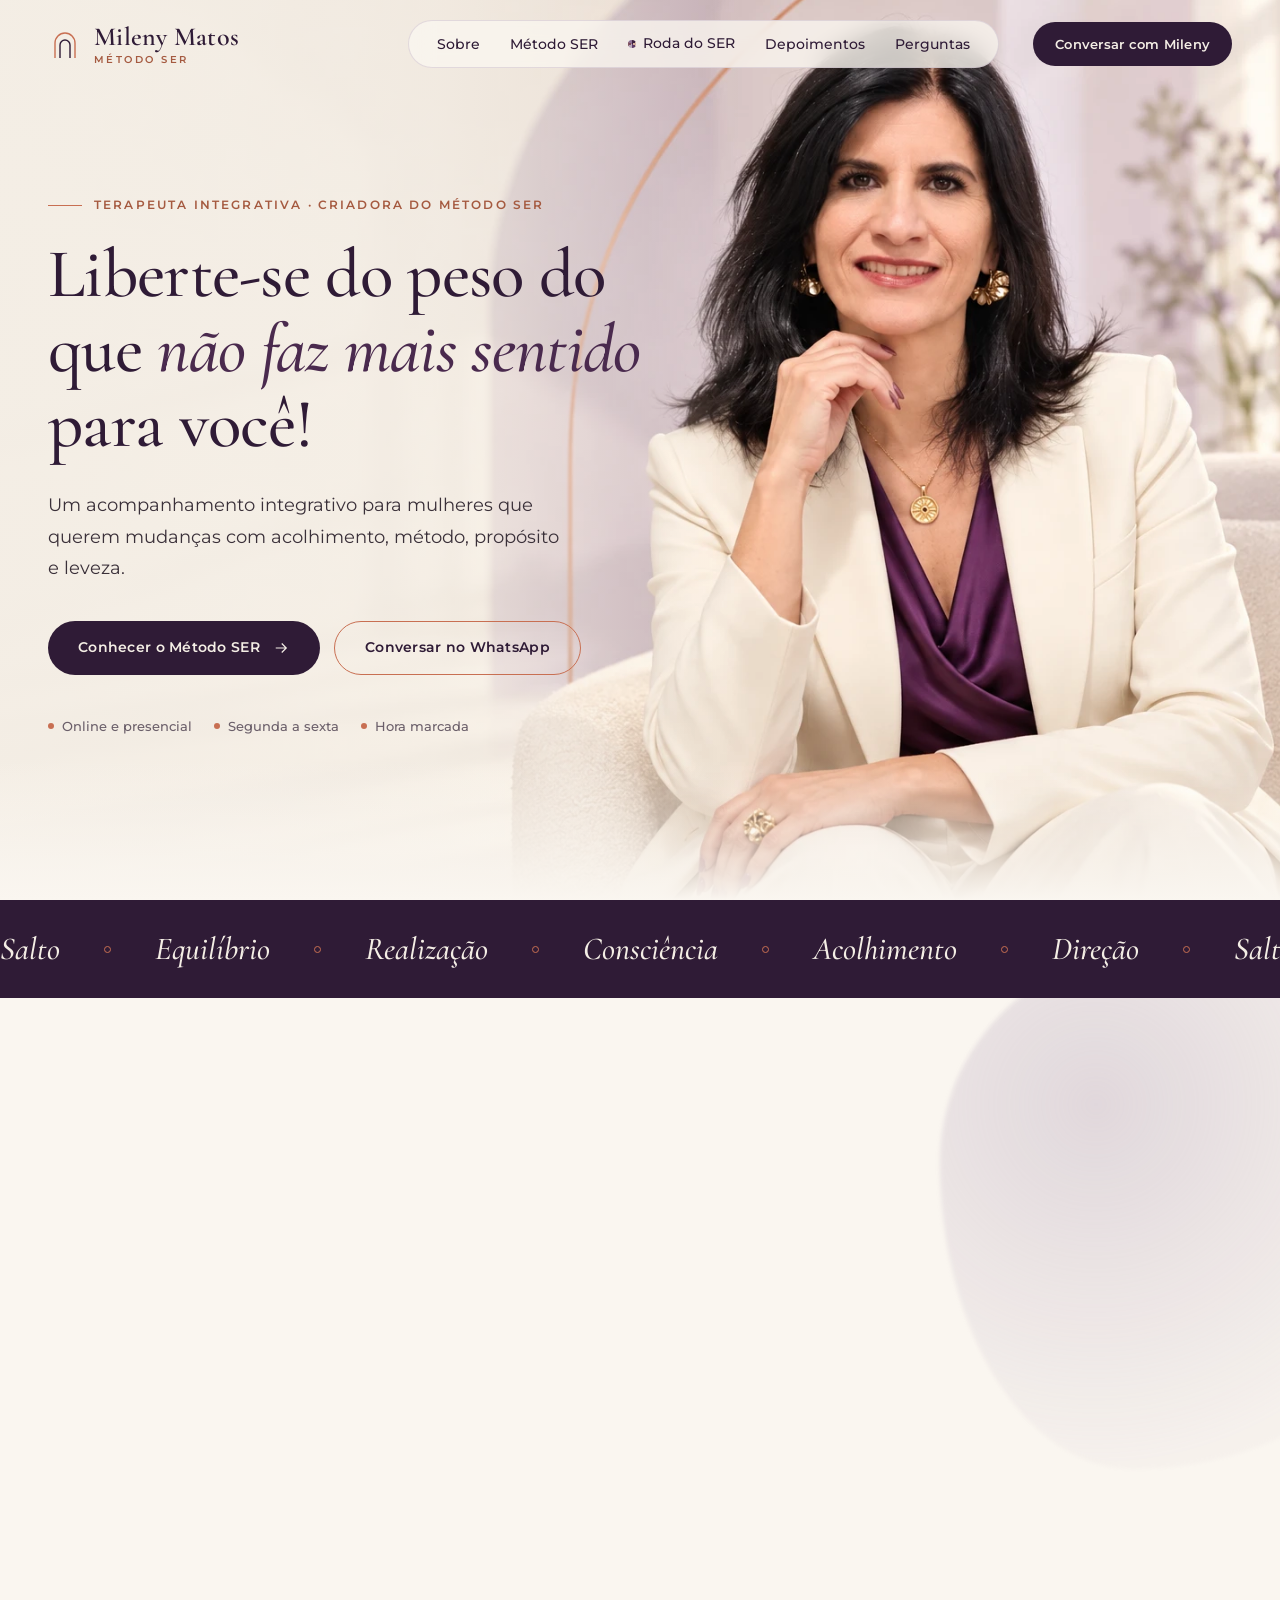
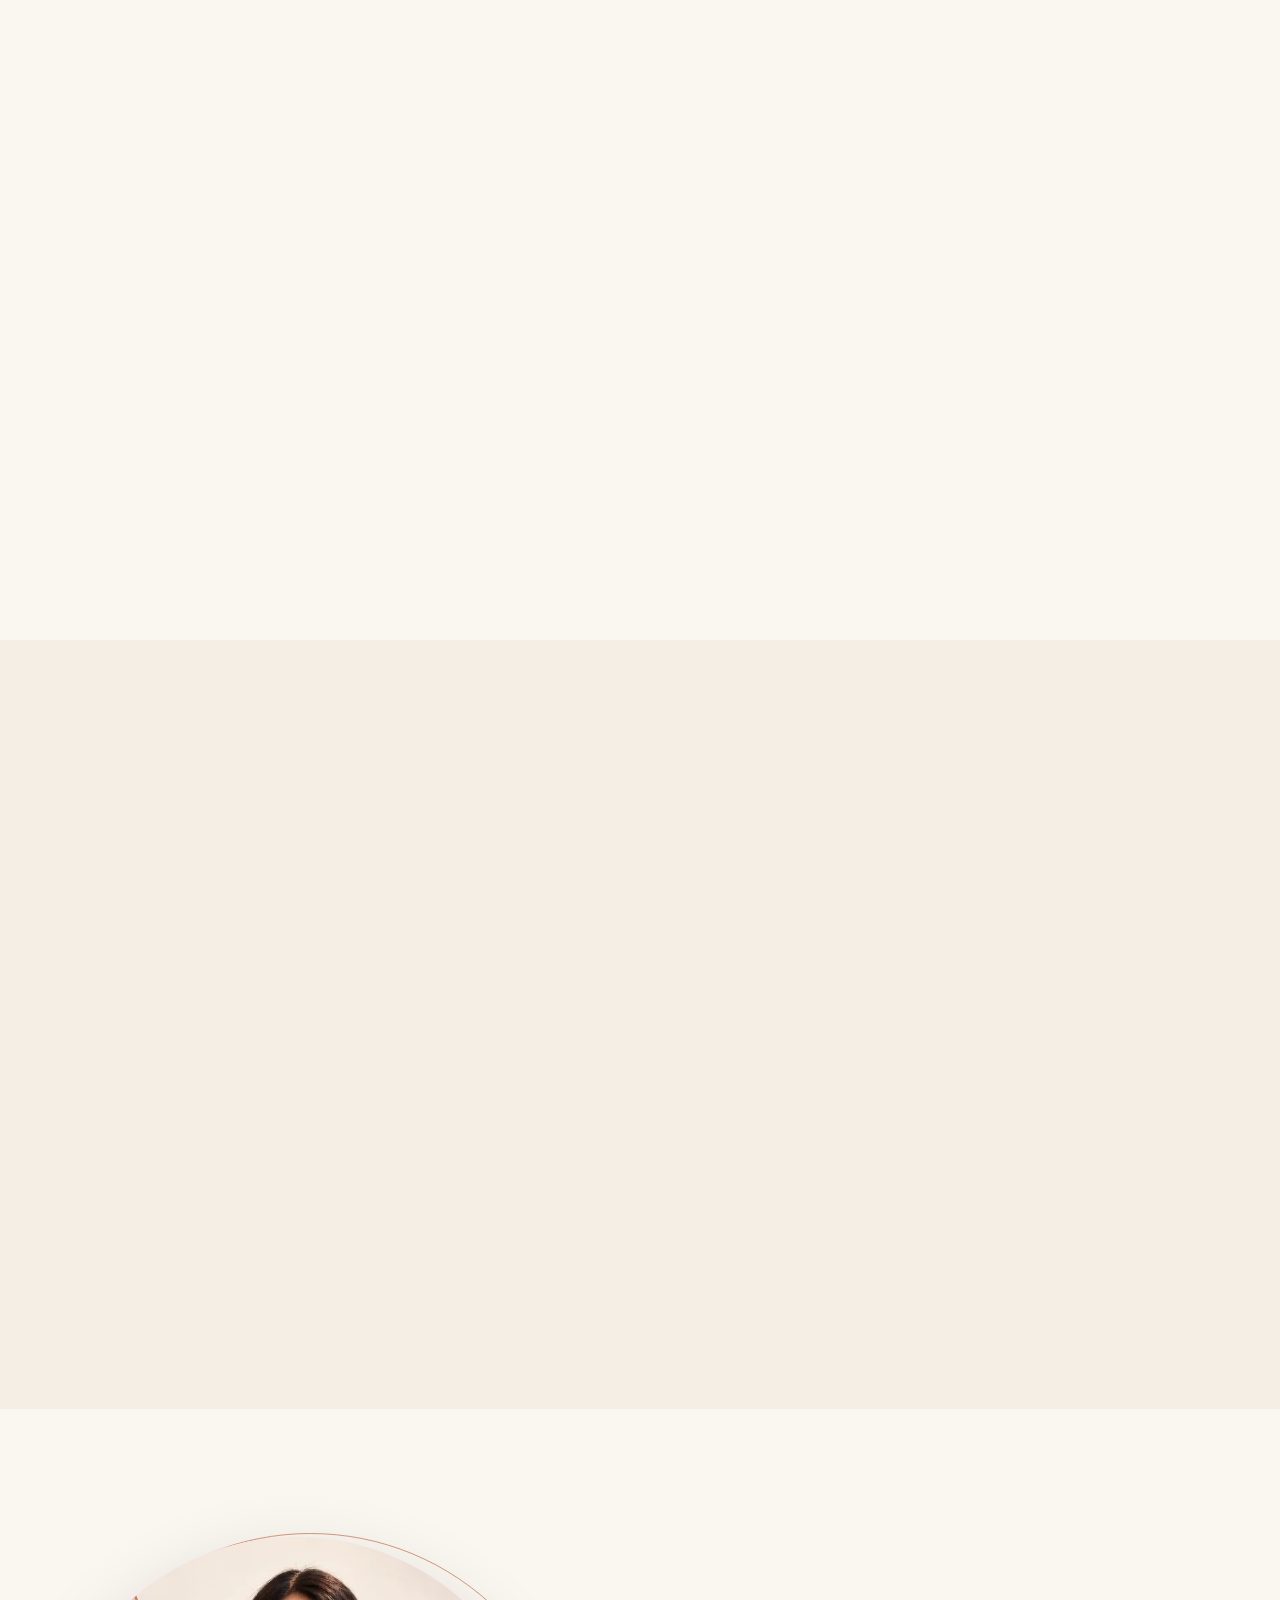
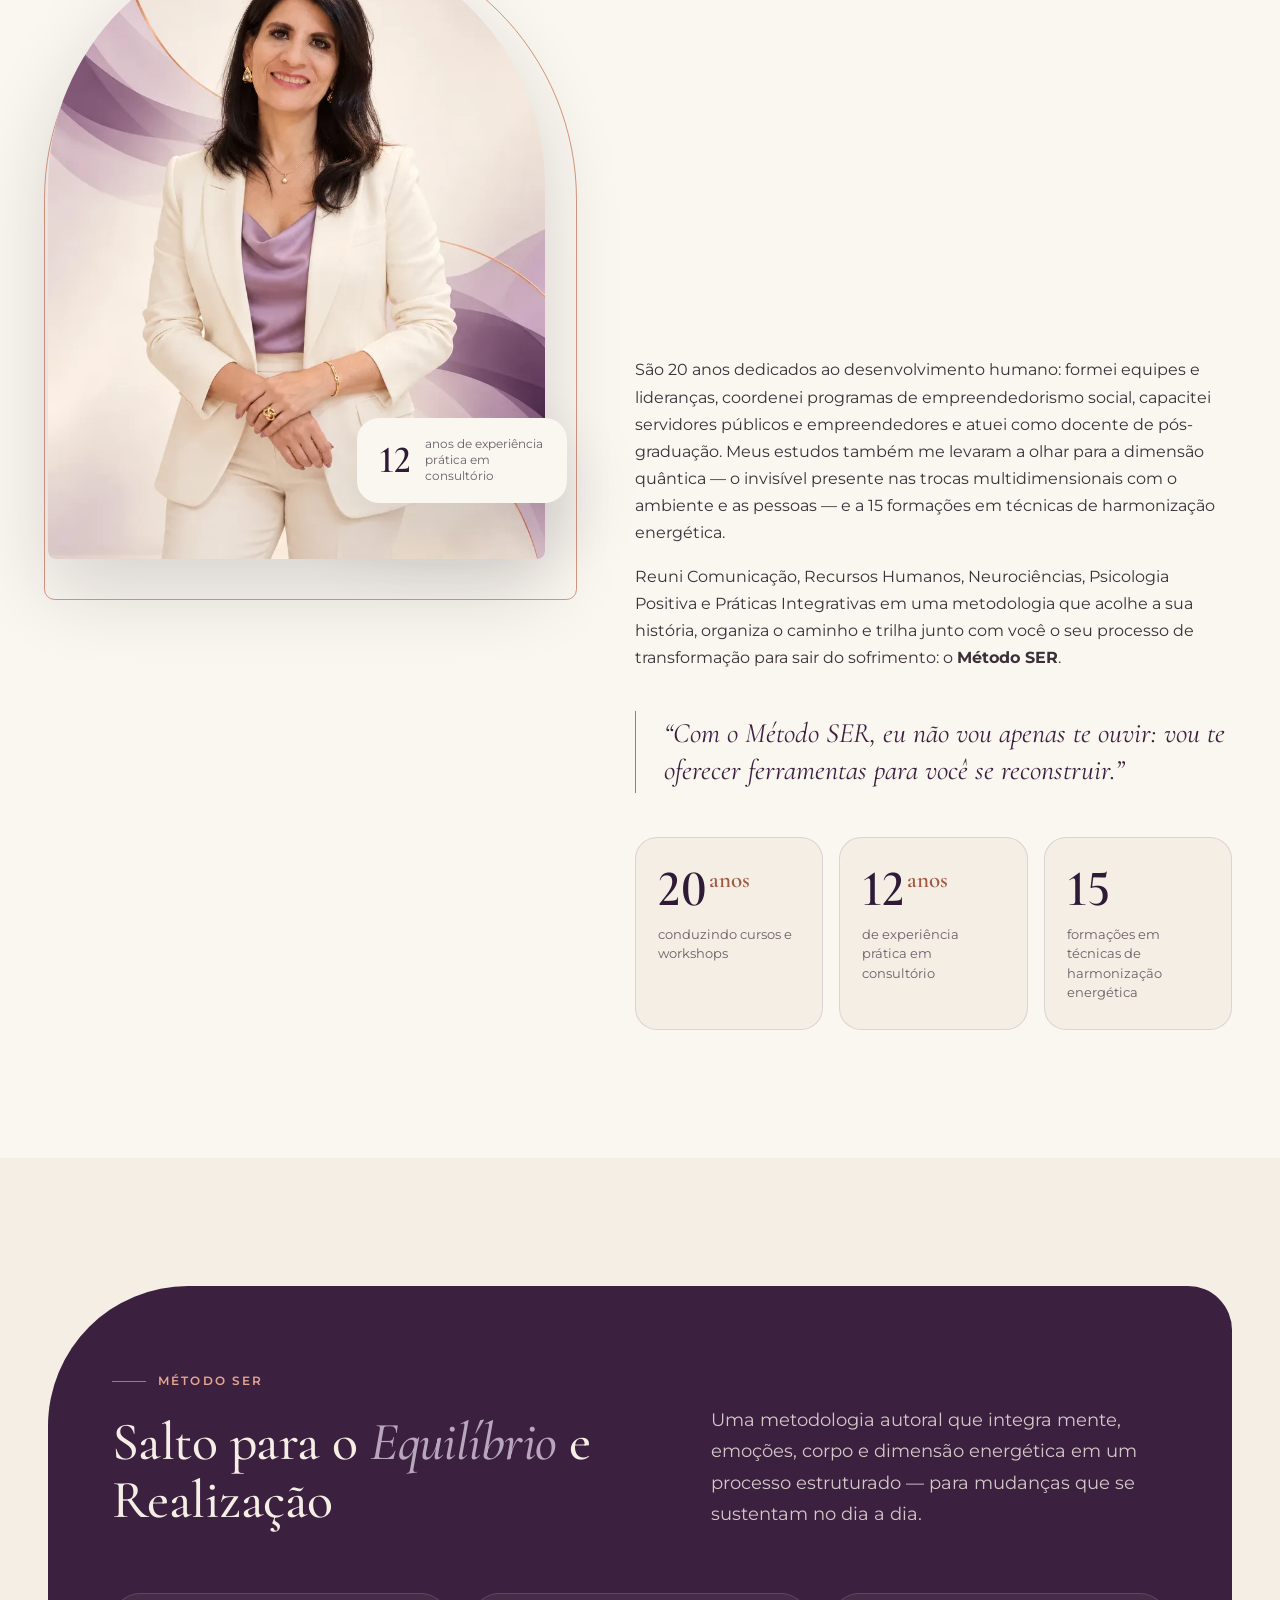
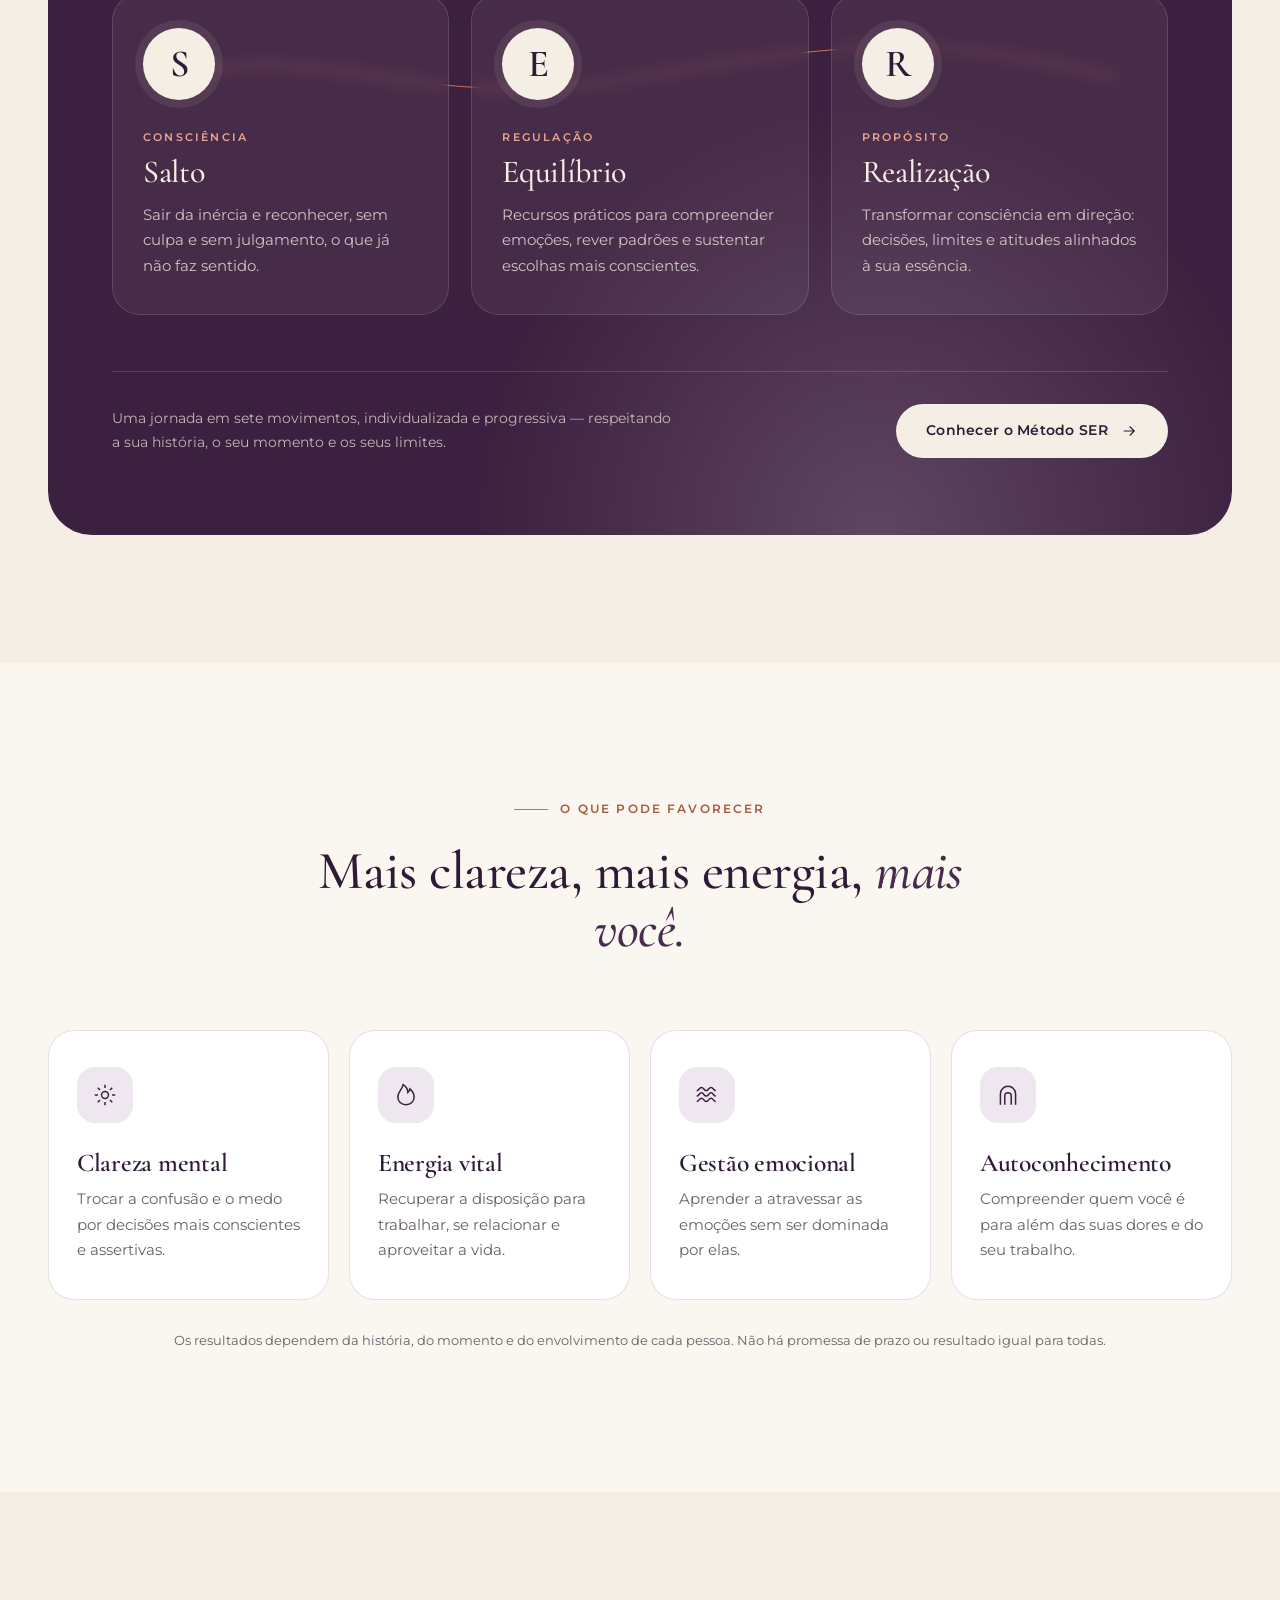
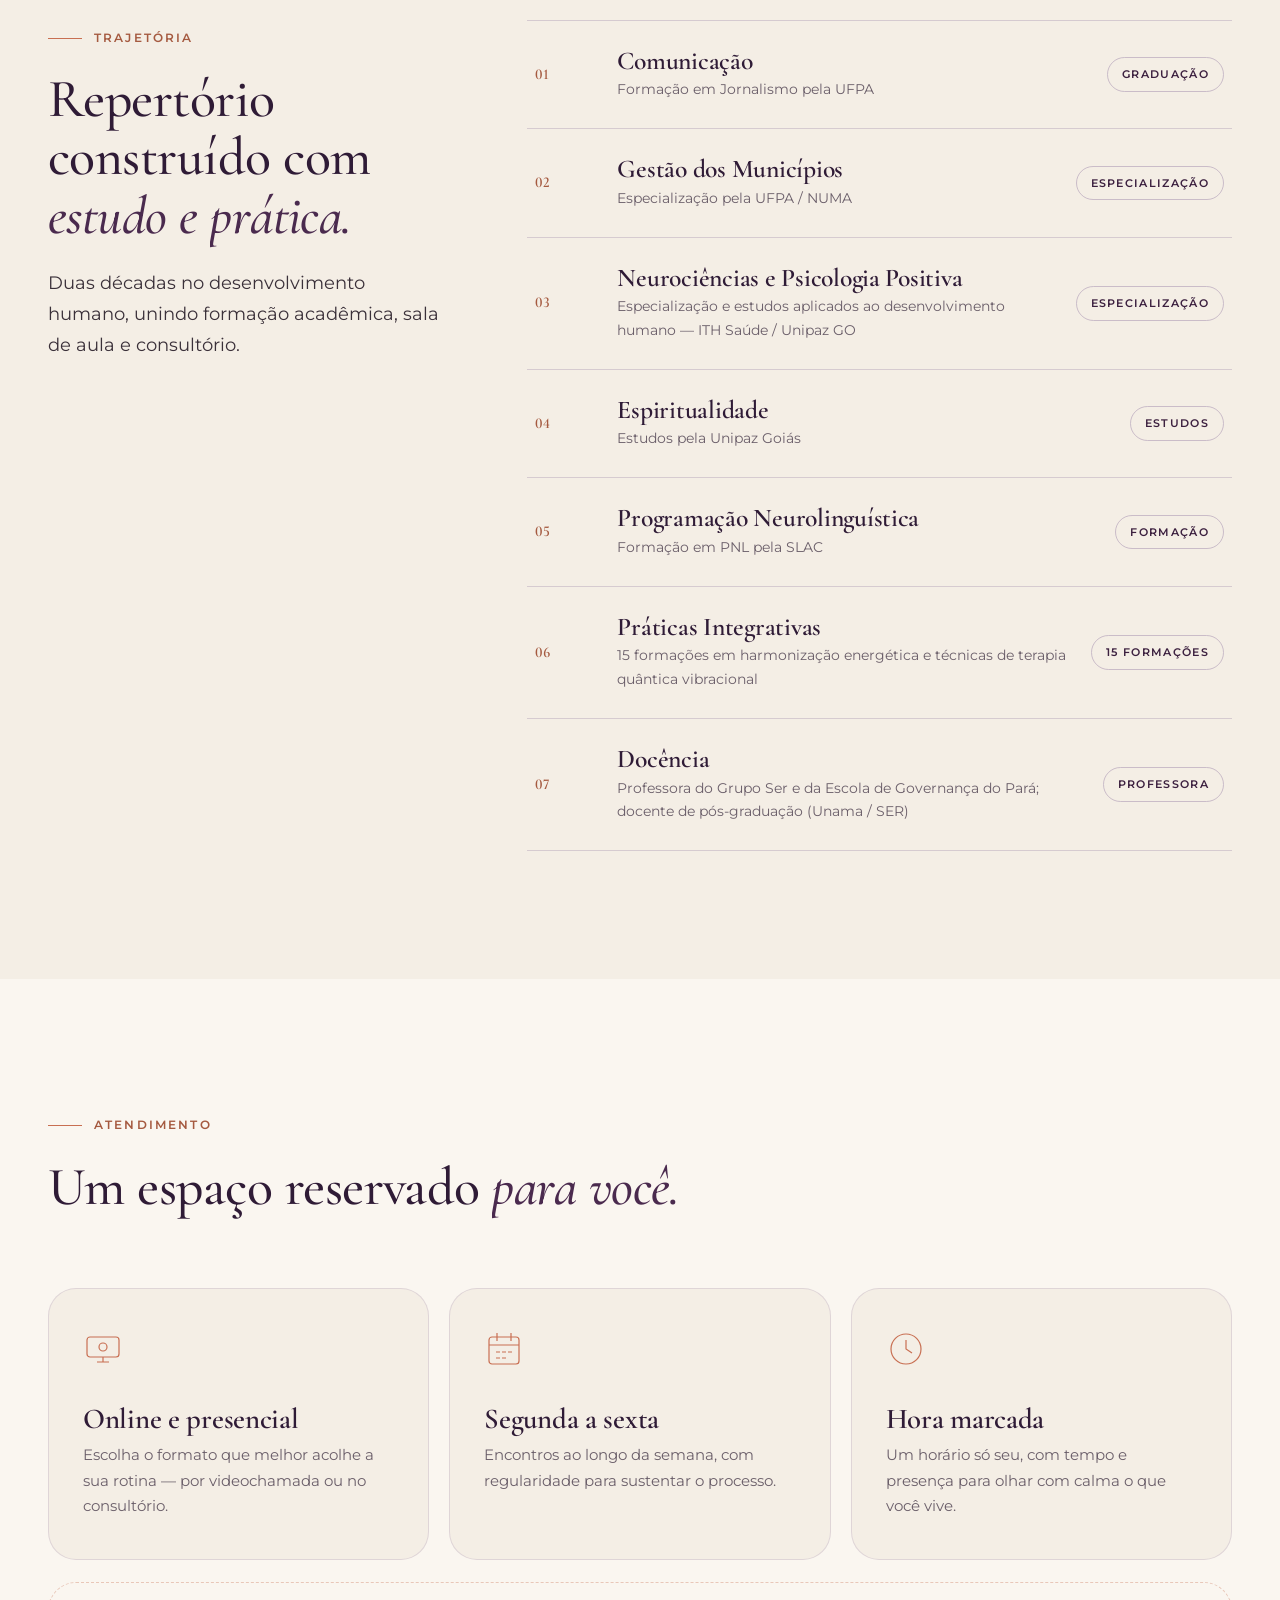
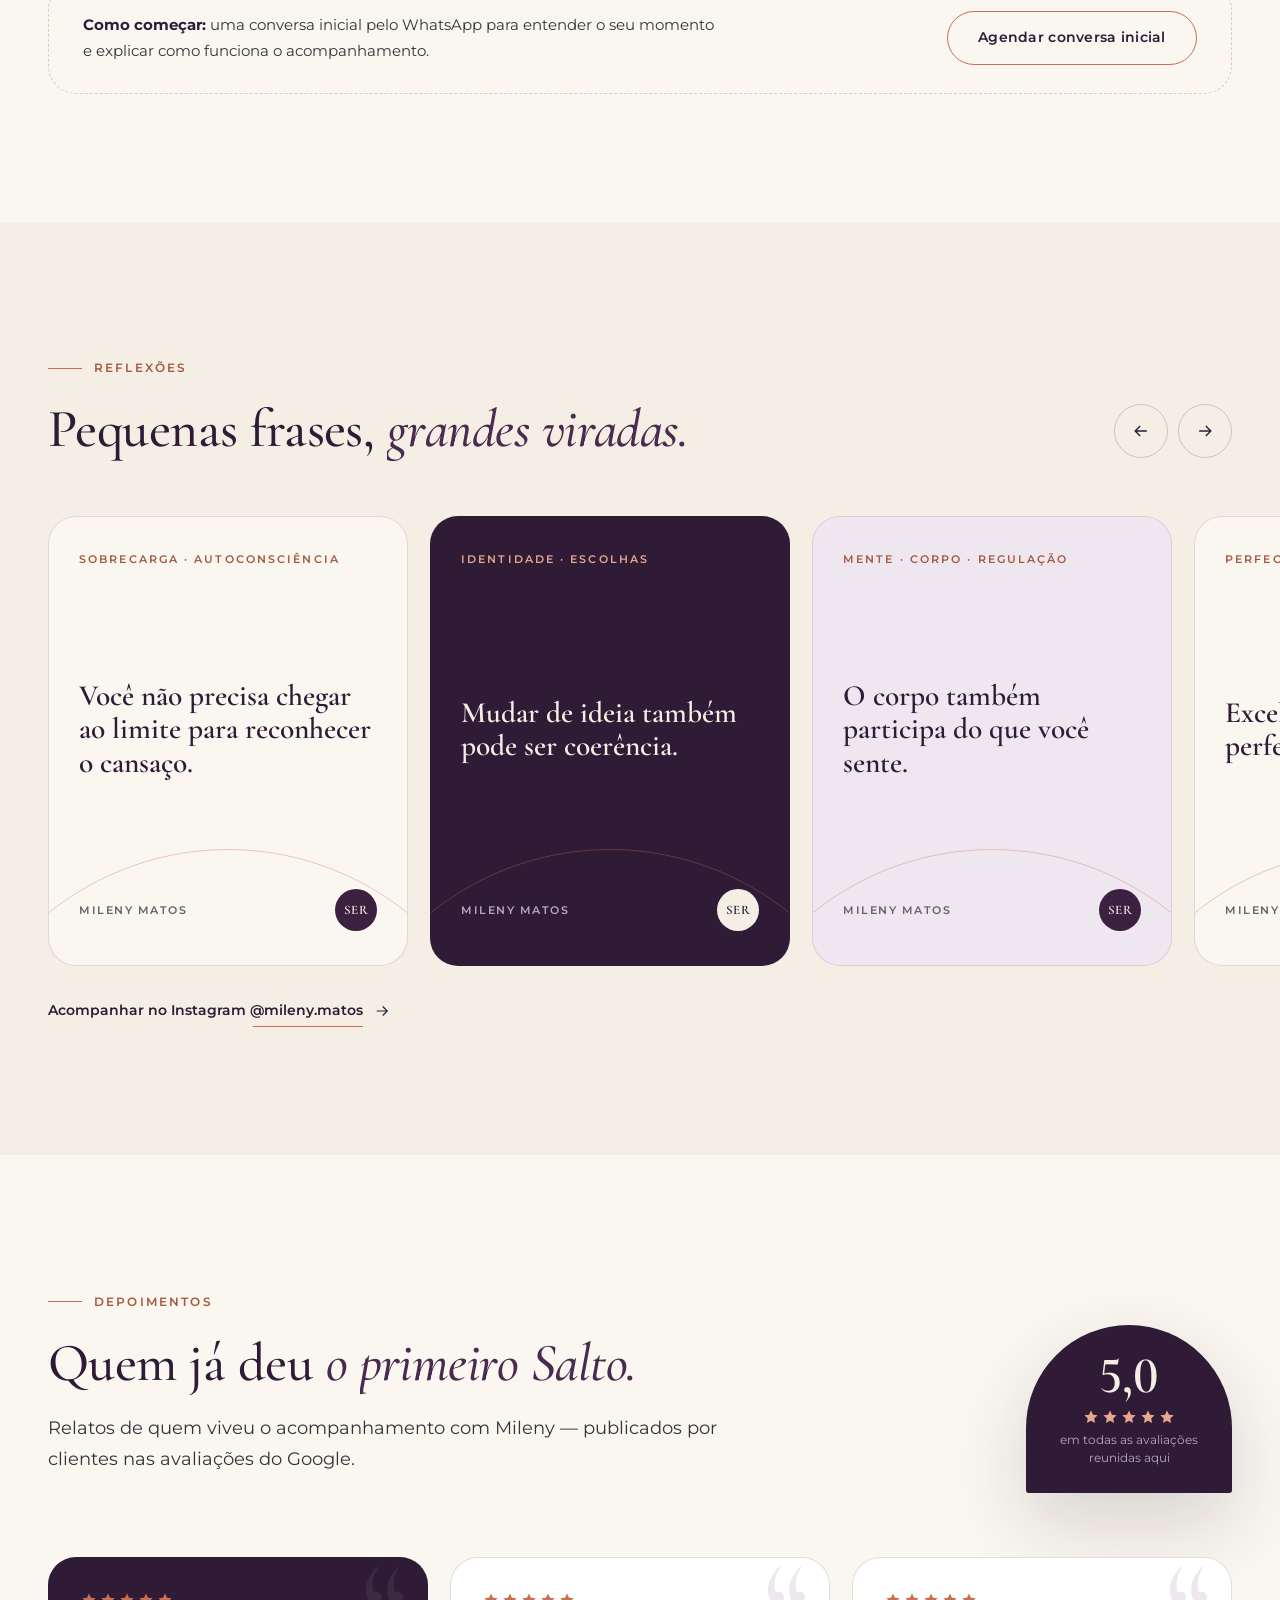
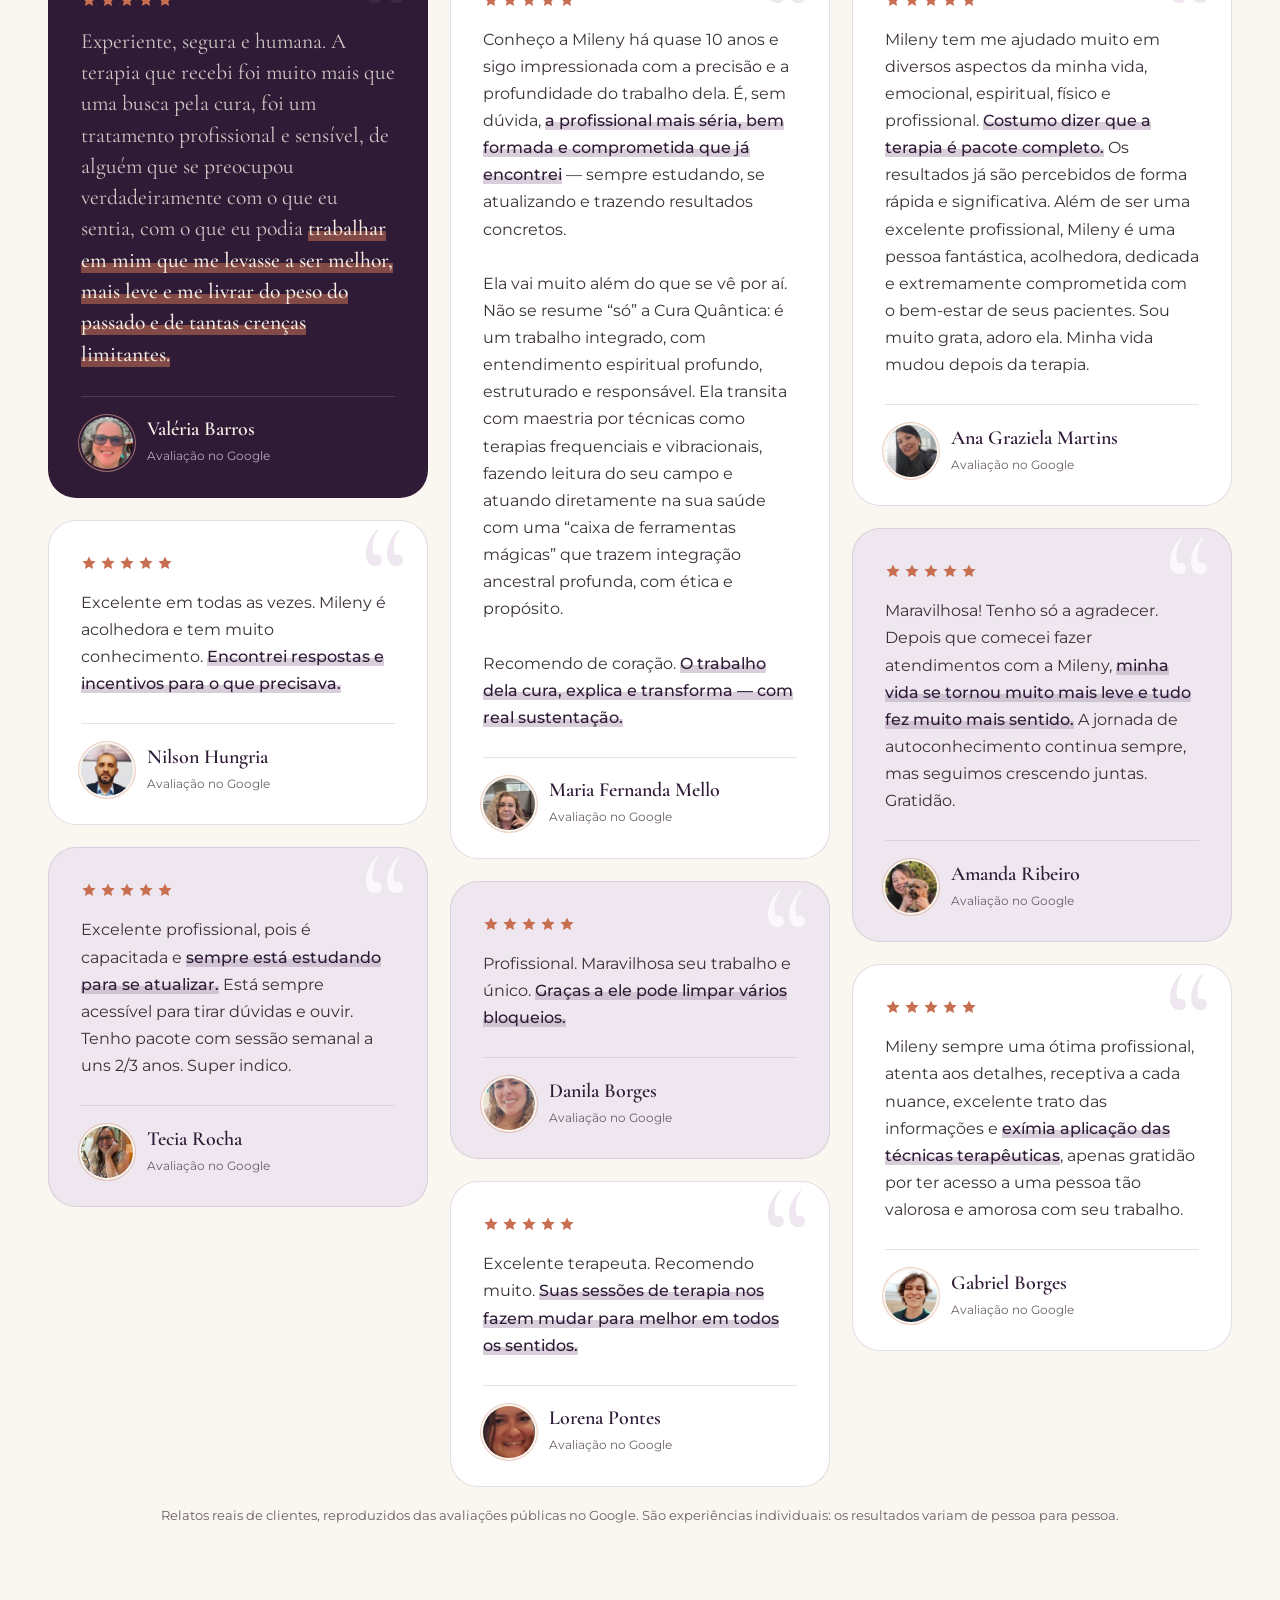
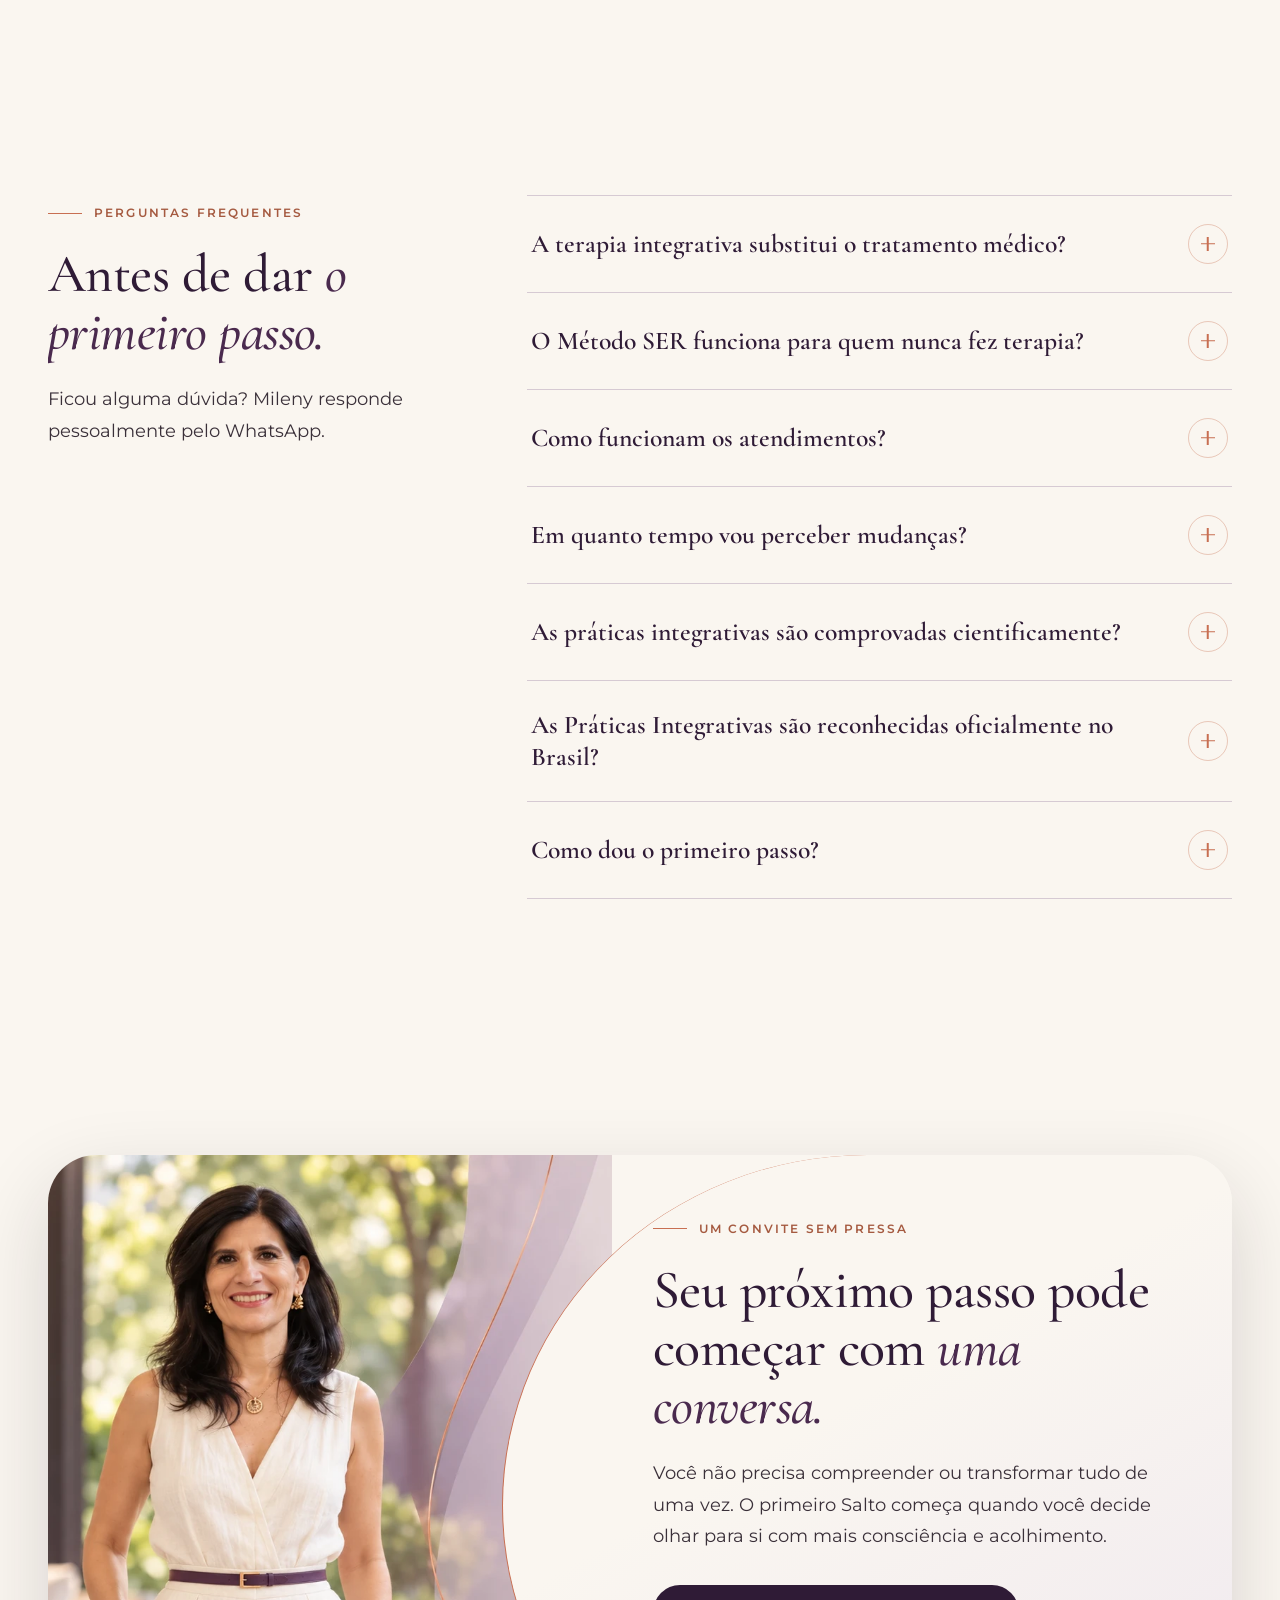
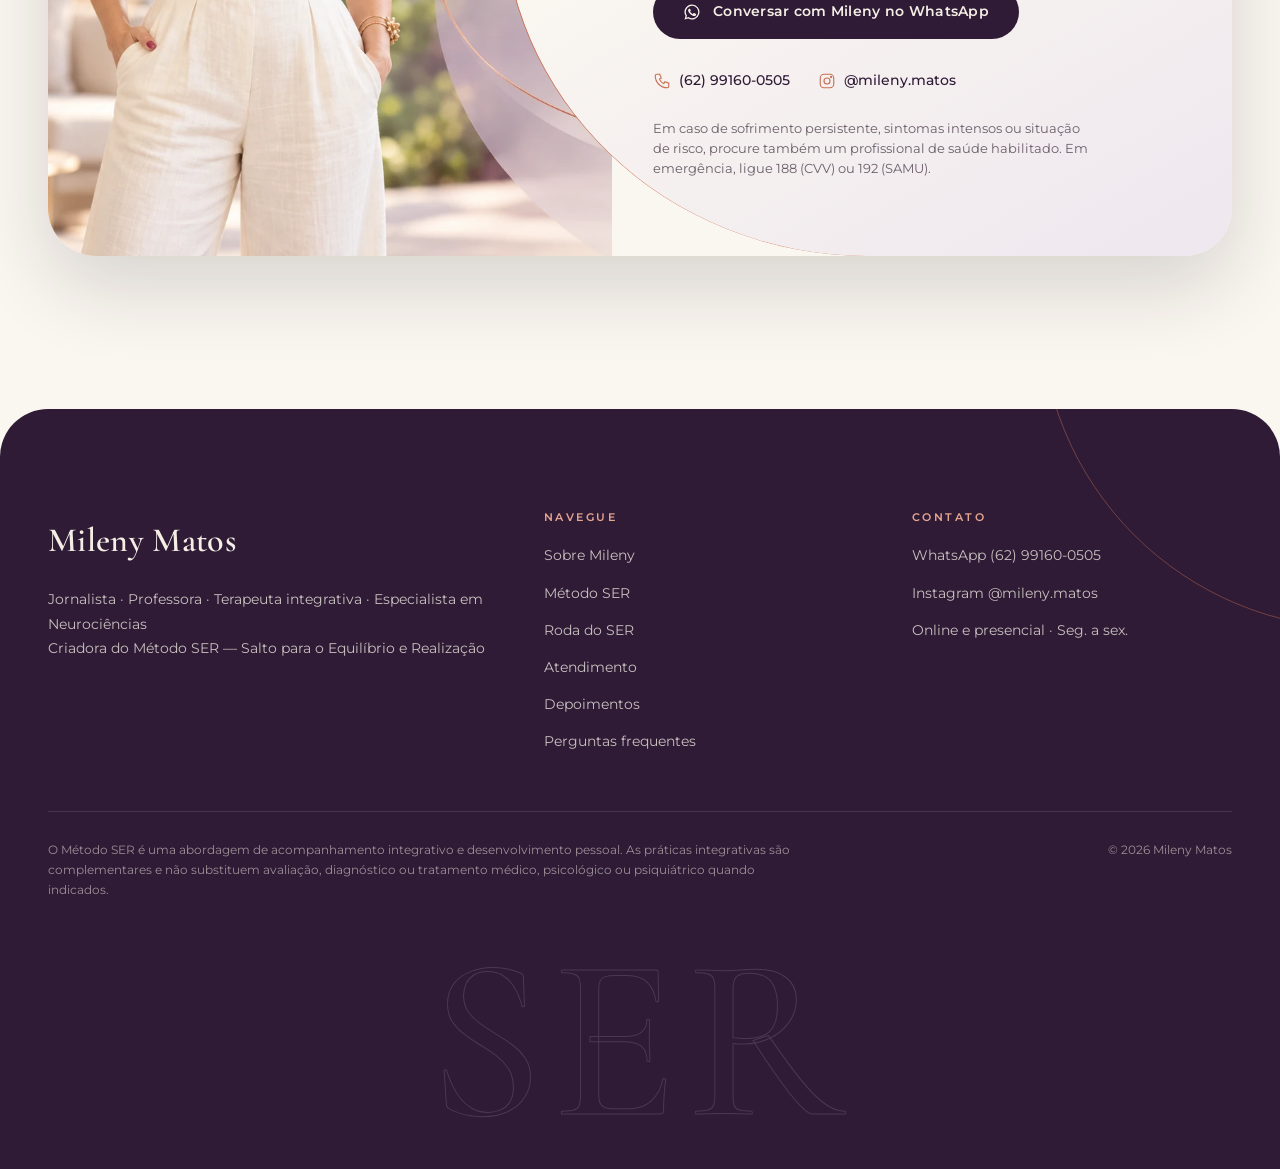
<file: index.html>
<!doctype html>
<html lang="pt-BR">
<head>
  <meta charset="utf-8">
  <meta name="viewport" content="width=device-width, initial-scale=1, viewport-fit=cover">
  <title>Mileny Matos · Terapeuta integrativa e criadora do Método SER</title>
  <meta name="description" content="Mileny Matos é jornalista, professora, terapeuta integrativa e criadora do Método SER — Salto para o Equilíbrio e Realização. Atendimento online e presencial, com hora marcada.">
  <meta name="theme-color" content="#2F1B36">
  <link rel="canonical" href="https://milenymatos.com.br/">
  <meta property="og:type" content="website">
  <meta property="og:locale" content="pt_BR">
  <meta property="og:title" content="Mileny Matos · Método SER">
  <meta property="og:description" content="Liberte-se do peso do que não faz mais sentido para você! Acompanhamento integrativo com Mileny Matos.">
  <meta property="og:image" content="assets/img/mileny-hero.webp">
  <link rel="icon" href="data:image/svg+xml,%3Csvg xmlns='http://www.w3.org/2000/svg' viewBox='0 0 40 40'%3E%3Crect width='40' height='40' rx='20' fill='%232F1B36'/%3E%3Cpath d='M11 31V19a9 9 0 0 1 18 0v12' fill='none' stroke='%23C86F52' stroke-width='2'/%3E%3C/svg%3E">

  <link rel="preconnect" href="https://fonts.googleapis.com">
  <link rel="preconnect" href="https://fonts.gstatic.com" crossorigin>
  <link href="https://fonts.googleapis.com/css2?family=Cormorant+Garamond:ital,wght@0,500;0,600;1,500;1,600&family=Montserrat:wght@400;500;600&display=swap" rel="stylesheet">
  <link rel="preload" as="image" href="assets/img/mileny-hero.webp" imagesrcset="assets/img/mileny-hero-800.webp 800w, assets/img/mileny-hero.webp 1536w" imagesizes="100vw">
  <link rel="stylesheet" href="assets/css/style.css">

  <script type="application/ld+json">
  {
    "@context": "https://schema.org",
    "@type": "Person",
    "name": "Mileny Matos",
    "jobTitle": "Terapeuta integrativa",
    "description": "Jornalista, professora, terapeuta integrativa e criadora do Método SER — Salto para o Equilíbrio e Realização.",
    "telephone": "+55 62 99160-0505",
    "sameAs": ["https://www.instagram.com/mileny.matos/"]
  }
  </script>
</head>
<body>
  <a class="skip-link" href="#conteudo">Pular para o conteúdo</a>

  <!-- Cortina de entrada / transição -->
  <div class="curtain" aria-hidden="true">
    <div class="curtain-inner">
      <svg viewBox="0 0 84 84" fill="none"><path d="M18 76V42a24 24 0 0 1 48 0v34" stroke="#C86F52" stroke-width="1.4"/></svg>
      <div class="curtain-name">Mileny Matos</div>
      <div class="curtain-sub">Método SER</div>
    </div>
  </div>

  <div class="scroll-progress" aria-hidden="true"></div>

  <!-- 01 · Cabeçalho -->
  <header class="site-header">
    <div class="container">
      <a class="brand" href="index.html" aria-label="Mileny Matos — início">
        <svg class="brand-mark" viewBox="0 0 34 34" fill="none" aria-hidden="true"><path d="M7 31V16a10 10 0 0 1 20 0v15" stroke="#C86F52" stroke-width="1.4"/><path d="M12 31V18a5 5 0 0 1 10 0v13" stroke="#2F1B36" stroke-width="1.4"/></svg>
        <span class="brand-text"><span class="brand-name">Mileny Matos</span><span class="brand-sub">Método SER</span></span>
      </a>
      <nav class="nav" aria-label="Principal">
        <ul class="nav-list">
          <li><a href="#sobre">Sobre</a></li>
          <li><a href="metodo-ser.html">Método SER</a></li>
          <li><a class="nav-roda" href="roda-do-ser.html">Roda do SER</a></li>
          <li><a href="#depoimentos">Depoimentos</a></li>
          <li><a href="#perguntas">Perguntas</a></li>
        </ul>
        <a class="btn btn-sm" href="https://wa.me/5562991600505?text=Ol%C3%A1%2C%20Mileny!%20Gostaria%20de%20conversar%20sobre%20o%20acompanhamento." target="_blank" rel="noopener" data-magnetic>Conversar com Mileny</a>
        <button class="menu-toggle" aria-label="Abrir menu" aria-expanded="false" aria-controls="menu-mobile"><span></span><span></span></button>
      </nav>
    </div>
  </header>

  <div class="mobile-menu" id="menu-mobile">
    <ol>
      <li><a href="#sobre">Sobre Mileny</a></li>
      <li><a href="metodo-ser.html">Método SER</a></li>
      <li><a href="roda-do-ser.html">Roda do SER</a></li>
      <li><a href="#atendimento">Atendimento</a></li>
      <li><a href="#depoimentos">Depoimentos</a></li>
      <li><a href="#perguntas">Perguntas</a></li>
    </ol>
    <a class="btn" href="https://wa.me/5562991600505?text=Ol%C3%A1%2C%20Mileny!%20Gostaria%20de%20conversar%20sobre%20o%20acompanhamento." target="_blank" rel="noopener">Conversar no WhatsApp</a>
    <p class="mobile-menu-foot">(62) 99160-0505 · @mileny.matos</p>
  </div>

  <main id="conteudo">

    <!-- 02 · Hero -->
    <section class="hero" aria-labelledby="hero-title">
      <div class="hero-media">
        <img src="assets/img/mileny-hero.webp"
             srcset="assets/img/mileny-hero-800.webp 800w, assets/img/mileny-hero.webp 1536w"
             sizes="100vw" width="1536" height="1024"
             alt="Mileny Matos sorrindo, sentada em uma poltrona clara, de blazer marfim e blusa ameixa" fetchpriority="high">
      </div>

      <div class="container">
        <div class="hero-content">
          <p class="eyebrow" data-reveal>Terapeuta integrativa · Criadora do Método SER</p>
          <h1 id="hero-title" class="h-display" data-split>Liberte-se do peso do que <em>não faz mais sentido</em> para você!</h1>
          <p class="lead" data-reveal style="--d:.45s">Um acompanhamento integrativo para mulheres que querem mudanças com acolhimento, método, propósito e leveza.</p>
          <div class="hero-ctas" data-reveal style="--d:.6s">
            <a class="btn" href="metodo-ser.html" data-magnetic>
              Conhecer o Método SER
              <svg class="btn-icon" viewBox="0 0 24 24" fill="none" stroke="currentColor" stroke-width="1.6" aria-hidden="true"><path d="M5 12h14M13 6l6 6-6 6"/></svg>
            </a>
            <a class="btn btn-outline" href="https://wa.me/5562991600505?text=Ol%C3%A1%2C%20Mileny!%20Gostaria%20de%20conversar%20sobre%20o%20acompanhamento." target="_blank" rel="noopener" data-magnetic>Conversar no WhatsApp</a>
          </div>
          <div class="hero-meta" data-reveal style="--d:.75s">
            <span>Online e presencial</span><span>Segunda a sexta</span><span>Hora marcada</span>
          </div>
        </div>
      </div>
    </section>

    <!-- Faixa -->
    <div class="marquee" aria-hidden="true">
      <div class="marquee-track">
        <div class="marquee-group">
          <span class="marquee-item">Salto</span><span class="marquee-dot"></span>
          <span class="marquee-item">Equilíbrio</span><span class="marquee-dot"></span>
          <span class="marquee-item">Realização</span><span class="marquee-dot"></span>
          <span class="marquee-item">Consciência</span><span class="marquee-dot"></span>
          <span class="marquee-item">Acolhimento</span><span class="marquee-dot"></span>
          <span class="marquee-item">Direção</span><span class="marquee-dot"></span>
        </div>
        <div class="marquee-group">
          <span class="marquee-item">Salto</span><span class="marquee-dot"></span>
          <span class="marquee-item">Equilíbrio</span><span class="marquee-dot"></span>
          <span class="marquee-item">Realização</span><span class="marquee-dot"></span>
          <span class="marquee-item">Consciência</span><span class="marquee-dot"></span>
          <span class="marquee-item">Acolhimento</span><span class="marquee-dot"></span>
          <span class="marquee-item">Direção</span><span class="marquee-dot"></span>
        </div>
      </div>
    </div>

    <!-- 03 · Reconhecimento -->
    <section class="section recognition" aria-labelledby="rec-title">
      <div class="wave-blob" data-parallax="0.12" aria-hidden="true"></div>
      <div class="container">
        <div class="section-head">
          <p class="eyebrow" data-reveal>Talvez você se reconheça</p>
          <h2 id="rec-title" class="h-section" data-split>Quando a vida perde a cor, nem sempre é fácil dizer <em>por quê.</em></h2>
        </div>

        <div class="mirror-grid" data-stagger="0.12">
          <article class="mirror-card">
            <div class="mirror-num">01</div>
            <p>Você cuida de todos, mas quase nunca sobra espaço para você.</p>
          </article>
          <article class="mirror-card">
            <div class="mirror-num">02</div>
            <p>Alguma área da vida já não combina com quem você se tornou.</p>
          </article>
          <article class="mirror-card">
            <div class="mirror-num">03</div>
            <p>Os mesmos padrões voltam — mesmo quando você tenta fazer diferente.</p>
          </article>
        </div>

        <div class="quote-panel" data-reveal>
          <blockquote>
            <p>Você não é o seu cansaço, a sua ansiedade ou a sua irritação. Eles são <em>sinais de camadas mais profundas</em> que pedem para ser compreendidas.</p>
            <cite>Mileny Matos</cite>
          </blockquote>
        </div>
      </div>
    </section>

    <!-- Roda do SER (chamada) -->
    <section class="section rd-teaser" aria-labelledby="rdt-title">
      <div class="container rd-teaser-grid">
        <div class="wheel" data-wheel="cycle" data-reveal="scale"></div>
        <div>
          <p class="eyebrow" data-reveal><span class="rd-new">Novo</span>Roda do SER</p>
          <h2 id="rdt-title" class="h-section" data-split>Qual papel está pedindo <em>atenção?</em></h2>
          <p class="lead" data-reveal style="margin-top:20px">Cuidadora, Realizadora, Gestora do Lar, Companheira, Criativa, Mulher Essência: você vive muitos papéis ao mesmo tempo. A Roda do SER mostra como está a sua energia em cada um deles, em 24 frases e uns 5 minutos. É gratuita.</p>
          <div class="rd-chips" data-stagger="0.06"><span><i style="--c:#3C203F"></i>Cuidadora</span><span><i style="--c:#5E3C66"></i>Realizadora</span><span><i style="--c:#7A4B5A"></i>Gestora do Lar</span><span><i style="--c:#8C6E93"></i>Companheira</span><span><i style="--c:#D4AE9C"></i>Criativa</span><span><i style="--c:#B8A7BC"></i>Mulher Essência</span></div>
          <div class="hero-ctas" data-reveal>
            <a class="btn" href="roda-do-ser.html" data-magnetic>Conhecer a Roda do SER <svg class="btn-icon" viewBox="0 0 24 24" fill="none" stroke="currentColor" stroke-width="1.6" aria-hidden="true"><path d="M5 12h14M13 6l6 6-6 6"/></svg></a>
            <a class="btn btn-outline" href="https://milenymatos.github.io/roda-do-ser/" data-magnetic>Fazer agora · 5 min</a>
          </div>
        </div>
      </div>
    </section>

    <!-- 04 · Sobre Mileny -->
    <section class="section" id="sobre" aria-labelledby="sobre-title">
      <div class="container about-grid">
        <div class="about-media">
          <div class="copper-ring" aria-hidden="true" data-reveal="fade" style="--d:.5s"></div>
          <div class="arch-frame" data-reveal="arch">
            <img src="assets/img/mileny-sobre.webp"
                 srcset="assets/img/mileny-sobre-800.webp 800w, assets/img/mileny-sobre.webp 1122w"
                 sizes="(max-width: 960px) 90vw, 40vw" width="1122" height="1402" loading="lazy"
                 alt="Retrato de Mileny Matos em pé, de terninho marfim e blusa lavanda, sorrindo">
          </div>
          <div class="badge-float" data-reveal="scale" style="--d:.7s">
            <strong><span data-count="12">12</span></strong>
            <span>anos de experiência prática em consultório</span>
          </div>
        </div>

        <div class="about-content">
          <p class="eyebrow" data-reveal>Sobre Mileny</p>
          <h2 id="sobre-title" class="h-section" data-split>Sou Mileny Matos.</h2>
          <p class="lead" data-reveal>Jornalista, professora, terapeuta integrativa e criadora do Método SER. Meu propósito é guiar mulheres rumo ao autoconhecimento e ao desenvolvimento pessoal.</p>

          <h3 data-reveal>Por que dar as mãos comigo?</h3>
          <p data-reveal>Eu já vivi o que você pode estar vivendo hoje. Estudei para entender como sair das linhas de sofrimento — e, desde então, acompanho pessoas nesse caminho.</p>
          <p data-reveal>São 20 anos dedicados ao desenvolvimento humano: formei equipes e lideranças, coordenei programas de empreendedorismo social, capacitei servidores públicos e empreendedores e atuei como docente de pós-graduação. Meus estudos também me levaram a olhar para a dimensão quântica — o invisível presente nas trocas multidimensionais com o ambiente e as pessoas — e a 15 formações em técnicas de harmonização energética.</p>
          <p data-reveal>Reuni Comunicação, Recursos Humanos, Neurociências, Psicologia Positiva e Práticas Integrativas em uma metodologia que acolhe a sua história, organiza o caminho e trilha junto com você o seu processo de transformação para sair do sofrimento: o <strong>Método SER</strong>.</p>

          <p class="pull-quote" data-reveal>“Com o Método SER, eu não vou apenas te ouvir: vou te oferecer ferramentas para você se reconstruir.”</p>

          <div class="stats" data-stagger="0.12">
            <div class="stat"><strong><span data-count="20">20</span><sup>anos</sup></strong><span>conduzindo cursos e workshops</span></div>
            <div class="stat"><strong><span data-count="12">12</span><sup>anos</sup></strong><span>de experiência prática em consultório</span></div>
            <div class="stat"><strong><span data-count="15">15</span></strong><span>formações em técnicas de harmonização energética</span></div>
          </div>
        </div>
      </div>
    </section>

    <!-- 05 · Método SER (resumo) -->
    <section class="section method-teaser" id="metodo" aria-labelledby="metodo-title">
      <div class="container">
        <div class="method-panel" data-reveal="scale">
          <div class="method-panel-head">
            <div>
              <p class="eyebrow">Método SER</p>
              <h2 id="metodo-title" class="h-section" data-split>Salto para o <em>Equilíbrio</em> e Realização</h2>
            </div>
            <p class="lead">Uma metodologia autoral que integra mente, emoções, corpo e dimensão energética em um processo estruturado — para mudanças que se sustentam no dia a dia.</p>
          </div>

          <div class="pillars">
            <svg class="pillars-line" viewBox="0 0 1200 60" preserveAspectRatio="none" aria-hidden="true"><path d="M60 30 C 260 -10, 340 70, 600 30 S 940 -10, 1140 30"/></svg>
            <article class="pillar" data-reveal style="--d:.15s">
              <div class="pillar-letter">S</div>
              <small>Consciência</small>
              <h3>Salto</h3>
              <p>Sair da inércia e reconhecer, sem culpa e sem julgamento, o que já não faz sentido.</p>
            </article>
            <article class="pillar" data-reveal style="--d:.3s">
              <div class="pillar-letter">E</div>
              <small>Regulação</small>
              <h3>Equilíbrio</h3>
              <p>Recursos práticos para compreender emoções, rever padrões e sustentar escolhas mais conscientes.</p>
            </article>
            <article class="pillar" data-reveal style="--d:.45s">
              <div class="pillar-letter">R</div>
              <small>Propósito</small>
              <h3>Realização</h3>
              <p>Transformar consciência em direção: decisões, limites e atitudes alinhados à sua essência.</p>
            </article>
          </div>

          <div class="method-panel-foot">
            <p>Uma jornada em sete movimentos, individualizada e progressiva — respeitando a sua história, o seu momento e os seus limites.</p>
            <a class="btn btn-light" href="metodo-ser.html" data-magnetic>
              Conhecer o Método SER
              <svg class="btn-icon" viewBox="0 0 24 24" fill="none" stroke="currentColor" stroke-width="1.6" aria-hidden="true"><path d="M5 12h14M13 6l6 6-6 6"/></svg>
            </a>
          </div>
        </div>
      </div>
    </section>

    <!-- Benefícios -->
    <section class="section" aria-labelledby="ben-title">
      <div class="container">
        <div class="section-head center">
          <p class="eyebrow" data-reveal>O que pode favorecer</p>
          <h2 id="ben-title" class="h-section" data-split>Mais clareza, mais energia, <em>mais você.</em></h2>
        </div>
        <div class="benefits-grid" data-stagger="0.1">
          <article class="benefit">
            <div class="benefit-icon"><svg viewBox="0 0 24 24" fill="none" stroke="currentColor" stroke-width="1.4" aria-hidden="true"><circle cx="12" cy="12" r="3.2"/><path d="M12 2.5v3M12 18.5v3M2.5 12h3M18.5 12h3M5.3 5.3l2.1 2.1M16.6 16.6l2.1 2.1M5.3 18.7l2.1-2.1M16.6 7.4l2.1-2.1"/></svg></div>
            <h3>Clareza mental</h3>
            <p>Trocar a confusão e o medo por decisões mais conscientes e assertivas.</p>
          </article>
          <article class="benefit">
            <div class="benefit-icon"><svg viewBox="0 0 24 24" fill="none" stroke="currentColor" stroke-width="1.4" aria-hidden="true"><path d="M12 21c-4.4 0-7.5-3.1-7.5-7.2 0-4.6 4.2-7.3 4.9-11.3 2.8 1.9 4.3 4.6 4.3 7.2 1-.8 1.7-2 1.9-3.3 2.2 1.8 3.9 4.6 3.9 7.4 0 4.1-3.1 7.2-7.5 7.2Z"/></svg></div>
            <h3>Energia vital</h3>
            <p>Recuperar a disposição para trabalhar, se relacionar e aproveitar a vida.</p>
          </article>
          <article class="benefit">
            <div class="benefit-icon"><svg viewBox="0 0 24 24" fill="none" stroke="currentColor" stroke-width="1.4" aria-hidden="true"><path d="M2.5 13c2.2 0 2.2-3 4.4-3s2.2 3 4.4 3 2.2-3 4.4-3 2.2 3 4.4 3M2.5 18c2.2 0 2.2-3 4.4-3s2.2 3 4.4 3 2.2-3 4.4-3 2.2 3 4.4 3M2.5 8c2.2 0 2.2-3 4.4-3s2.2 3 4.4 3 2.2-3 4.4-3 2.2 3 4.4 3"/></svg></div>
            <h3>Gestão emocional</h3>
            <p>Aprender a atravessar as emoções sem ser dominada por elas.</p>
          </article>
          <article class="benefit">
            <div class="benefit-icon"><svg viewBox="0 0 24 24" fill="none" stroke="currentColor" stroke-width="1.4" aria-hidden="true"><path d="M5 21V11a7 7 0 0 1 14 0v10"/><path d="M9 21v-8a3 3 0 0 1 6 0v8"/></svg></div>
            <h3>Autoconhecimento</h3>
            <p>Compreender quem você é para além das suas dores e do seu trabalho.</p>
          </article>
        </div>
        <p class="micro benefits-note" data-reveal>Os resultados dependem da história, do momento e do envolvimento de cada pessoa. Não há promessa de prazo ou resultado igual para todas.</p>
      </div>
    </section>

    <!-- 07 · Autoridade / formação -->
    <section class="section journey" aria-labelledby="jor-title">
      <div class="container journey-grid">
        <div class="journey-head">
          <p class="eyebrow" data-reveal>Trajetória</p>
          <h2 id="jor-title" class="h-section" data-split>Repertório construído com <em>estudo e prática.</em></h2>
          <p class="lead" data-reveal style="margin-top:22px">Duas décadas no desenvolvimento humano, unindo formação acadêmica, sala de aula e consultório.</p>
        </div>
        <ol class="cred-list" data-stagger="0.08">
          <li class="cred"><span class="cred-idx">01</span><div><h3>Comunicação</h3><p>Formação em Jornalismo pela UFPA</p></div><span class="cred-tag">Graduação</span></li>
          <li class="cred"><span class="cred-idx">02</span><div><h3>Gestão dos Municípios</h3><p>Especialização pela UFPA / NUMA</p></div><span class="cred-tag">Especialização</span></li>
          <li class="cred"><span class="cred-idx">03</span><div><h3>Neurociências e Psicologia Positiva</h3><p>Especialização e estudos aplicados ao desenvolvimento humano — ITH Saúde / Unipaz GO</p></div><span class="cred-tag">Especialização</span></li>
          <li class="cred"><span class="cred-idx">04</span><div><h3>Espiritualidade</h3><p>Estudos pela Unipaz Goiás</p></div><span class="cred-tag">Estudos</span></li>
          <li class="cred"><span class="cred-idx">05</span><div><h3>Programação Neurolinguística</h3><p>Formação em PNL pela SLAC</p></div><span class="cred-tag">Formação</span></li>
          <li class="cred"><span class="cred-idx">06</span><div><h3>Práticas Integrativas</h3><p>15 formações em harmonização energética e técnicas de terapia quântica vibracional</p></div><span class="cred-tag">15 formações</span></li>
          <li class="cred"><span class="cred-idx">07</span><div><h3>Docência</h3><p>Professora do Grupo Ser e da Escola de Governança do Pará; docente de pós-graduação (Unama / SER)</p></div><span class="cred-tag">Professora</span></li>
        </ol>
      </div>
    </section>

    <!-- Atendimento -->
    <section class="section" id="atendimento" aria-labelledby="at-title">
      <div class="container">
        <div class="section-head">
          <p class="eyebrow" data-reveal>Atendimento</p>
          <h2 id="at-title" class="h-section" data-split>Um espaço reservado <em>para você.</em></h2>
        </div>
        <div class="care-grid" data-stagger="0.12">
          <article class="care-card">
            <svg viewBox="0 0 40 40" fill="none" stroke="currentColor" stroke-width="1.2" aria-hidden="true"><rect x="4" y="8" width="32" height="20" rx="3"/><path d="M14 33h12M20 28v5"/><circle cx="20" cy="18" r="4"/></svg>
            <h3>Online e presencial</h3>
            <p>Escolha o formato que melhor acolhe a sua rotina — por videochamada ou no consultório.</p>
          </article>
          <article class="care-card">
            <svg viewBox="0 0 40 40" fill="none" stroke="currentColor" stroke-width="1.2" aria-hidden="true"><rect x="5" y="8" width="30" height="27" rx="3"/><path d="M5 16h30M13 4v8M27 4v8"/><path d="M12 23h4M18 23h4M24 23h4M12 29h4M18 29h4"/></svg>
            <h3>Segunda a sexta</h3>
            <p>Encontros ao longo da semana, com regularidade para sustentar o processo.</p>
          </article>
          <article class="care-card">
            <svg viewBox="0 0 40 40" fill="none" stroke="currentColor" stroke-width="1.2" aria-hidden="true"><circle cx="20" cy="20" r="15"/><path d="M20 11v9l6 4"/></svg>
            <h3>Hora marcada</h3>
            <p>Um horário só seu, com tempo e presença para olhar com calma o que você vive.</p>
          </article>
        </div>
        <div class="care-strip" data-reveal>
          <p><strong>Como começar:</strong> uma conversa inicial pelo WhatsApp para entender o seu momento e explicar como funciona o acompanhamento.</p>
          <a class="btn btn-outline" href="https://wa.me/5562991600505?text=Ol%C3%A1%2C%20Mileny!%20Gostaria%20de%20agendar%20uma%20conversa%20inicial." target="_blank" rel="noopener">Agendar conversa inicial</a>
        </div>
      </div>
    </section>

    <!-- 09 · Reflexões / conteúdos -->
    <section class="section reflections" id="reflexoes" aria-labelledby="ref-title">
      <div class="container">
        <div class="reflections-head">
          <div class="section-head">
            <p class="eyebrow" data-reveal>Reflexões</p>
            <h2 id="ref-title" class="h-section" data-split>Pequenas frases, <em>grandes viradas.</em></h2>
          </div>
          <div class="carousel-ctrl" data-reveal>
            <button type="button" data-carousel="prev" aria-label="Reflexão anterior"><svg viewBox="0 0 24 24" fill="none" stroke="currentColor" stroke-width="1.6"><path d="M19 12H5M11 6l-6 6 6 6"/></svg></button>
            <button type="button" data-carousel="next" aria-label="Próxima reflexão"><svg viewBox="0 0 24 24" fill="none" stroke="currentColor" stroke-width="1.6"><path d="M5 12h14M13 6l6 6-6 6"/></svg></button>
          </div>
        </div>

        <div class="carousel" data-stagger="0.08" tabindex="0" aria-label="Reflexões de Mileny Matos">
          <article class="reflection">
            <small>Sobrecarga · Autoconsciência</small>
            <p>Você não precisa chegar ao limite para reconhecer o cansaço.</p>
            <div class="reflection-foot"><span>Mileny Matos</span><span class="reflection-seal">SER</span></div>
          </article>
          <article class="reflection dark">
            <small>Identidade · Escolhas</small>
            <p>Mudar de ideia também pode ser coerência.</p>
            <div class="reflection-foot"><span>Mileny Matos</span><span class="reflection-seal">SER</span></div>
          </article>
          <article class="reflection lav">
            <small>Mente · Corpo · Regulação</small>
            <p>O corpo também participa do que você sente.</p>
            <div class="reflection-foot"><span>Mileny Matos</span><span class="reflection-seal">SER</span></div>
          </article>
          <article class="reflection">
            <small>Perfeccionismo</small>
            <p>Excelência não é perfeccionismo.</p>
            <div class="reflection-foot"><span>Mileny Matos</span><span class="reflection-seal">SER</span></div>
          </article>
          <article class="reflection lav">
            <small>Crenças · Padrões · Narrativas</small>
            <p>Mudar crenças, padrões e narrativas muda o personagem que você não é.</p>
            <div class="reflection-foot"><span>Mileny Matos</span><span class="reflection-seal">SER</span></div>
          </article>
          <article class="reflection dark">
            <small>Identidade</small>
            <p>Reavaliar não apaga quem você foi.</p>
            <div class="reflection-foot"><span>Mileny Matos</span><span class="reflection-seal">SER</span></div>
          </article>
          <article class="reflection lav">
            <small>Consciência</small>
            <p>Observar não é diagnosticar. É ampliar a consciência.</p>
            <div class="reflection-foot"><span>Mileny Matos</span><span class="reflection-seal">SER</span></div>
          </article>
        </div>
        <a class="link-arrow" href="https://www.instagram.com/mileny.matos/" target="_blank" rel="noopener" data-reveal>
          Acompanhar no Instagram @mileny.matos
          <svg viewBox="0 0 24 24" fill="none" stroke="currentColor" stroke-width="1.6" aria-hidden="true"><path d="M5 12h14M13 6l6 6-6 6"/></svg>
        </a>
      </div>
    </section>

    <!-- 10 · Depoimentos -->
    <section class="section testimonials" id="depoimentos" aria-labelledby="dep-title">
      <div class="container">
        <div class="testi-head">
          <div class="section-head">
            <p class="eyebrow" data-reveal>Depoimentos</p>
            <h2 id="dep-title" class="h-section" data-split>Quem já deu <em>o primeiro Salto.</em></h2>
            <p class="lead" data-reveal>Relatos de quem viveu o acompanhamento com Mileny — publicados por clientes nas avaliações do Google.</p>
          </div>
          <div class="testi-badge" data-reveal="scale">
            <strong>5,0</strong>
            <div class="testi-stars" aria-label="5 de 5 estrelas"><svg viewBox="0 0 20 20" aria-hidden="true"><path d="M10 1.8l2.5 5.3 5.8.7-4.3 4 1.1 5.7L10 14.7l-5.1 2.8 1.1-5.7-4.3-4 5.8-.7z"/></svg><svg viewBox="0 0 20 20" aria-hidden="true"><path d="M10 1.8l2.5 5.3 5.8.7-4.3 4 1.1 5.7L10 14.7l-5.1 2.8 1.1-5.7-4.3-4 5.8-.7z"/></svg><svg viewBox="0 0 20 20" aria-hidden="true"><path d="M10 1.8l2.5 5.3 5.8.7-4.3 4 1.1 5.7L10 14.7l-5.1 2.8 1.1-5.7-4.3-4 5.8-.7z"/></svg><svg viewBox="0 0 20 20" aria-hidden="true"><path d="M10 1.8l2.5 5.3 5.8.7-4.3 4 1.1 5.7L10 14.7l-5.1 2.8 1.1-5.7-4.3-4 5.8-.7z"/></svg><svg viewBox="0 0 20 20" aria-hidden="true"><path d="M10 1.8l2.5 5.3 5.8.7-4.3 4 1.1 5.7L10 14.7l-5.1 2.8 1.1-5.7-4.3-4 5.8-.7z"/></svg></div>
            <span>em todas as avaliações<br>reunidas aqui</span>
          </div>
        </div>
        <div class="testi-grid" data-stagger="0.08">
          <figure class="testi dark">
            <div class="testi-stars" aria-label="5 de 5 estrelas"><svg viewBox="0 0 20 20" aria-hidden="true"><path d="M10 1.8l2.5 5.3 5.8.7-4.3 4 1.1 5.7L10 14.7l-5.1 2.8 1.1-5.7-4.3-4 5.8-.7z"/></svg><svg viewBox="0 0 20 20" aria-hidden="true"><path d="M10 1.8l2.5 5.3 5.8.7-4.3 4 1.1 5.7L10 14.7l-5.1 2.8 1.1-5.7-4.3-4 5.8-.7z"/></svg><svg viewBox="0 0 20 20" aria-hidden="true"><path d="M10 1.8l2.5 5.3 5.8.7-4.3 4 1.1 5.7L10 14.7l-5.1 2.8 1.1-5.7-4.3-4 5.8-.7z"/></svg><svg viewBox="0 0 20 20" aria-hidden="true"><path d="M10 1.8l2.5 5.3 5.8.7-4.3 4 1.1 5.7L10 14.7l-5.1 2.8 1.1-5.7-4.3-4 5.8-.7z"/></svg><svg viewBox="0 0 20 20" aria-hidden="true"><path d="M10 1.8l2.5 5.3 5.8.7-4.3 4 1.1 5.7L10 14.7l-5.1 2.8 1.1-5.7-4.3-4 5.8-.7z"/></svg></div>
            <blockquote><p>Experiente, segura e humana. A terapia que recebi foi muito mais que uma busca pela cura, foi um tratamento profissional e sensível, de alguém que se preocupou verdadeiramente com o que eu sentia, com o que eu podia <mark>trabalhar em mim que me levasse a ser melhor, mais leve e me livrar do peso do passado e de tantas crenças limitantes.</mark></p></blockquote>
            <figcaption><img class="testi-avatar" src="assets/img/depoimentos/valeria-barros.webp" width="240" height="240" loading="lazy" alt=""><span><strong>Valéria Barros</strong><small>Avaliação no Google</small></span></figcaption>
          </figure>
          <figure class="testi">
            <div class="testi-stars" aria-label="5 de 5 estrelas"><svg viewBox="0 0 20 20" aria-hidden="true"><path d="M10 1.8l2.5 5.3 5.8.7-4.3 4 1.1 5.7L10 14.7l-5.1 2.8 1.1-5.7-4.3-4 5.8-.7z"/></svg><svg viewBox="0 0 20 20" aria-hidden="true"><path d="M10 1.8l2.5 5.3 5.8.7-4.3 4 1.1 5.7L10 14.7l-5.1 2.8 1.1-5.7-4.3-4 5.8-.7z"/></svg><svg viewBox="0 0 20 20" aria-hidden="true"><path d="M10 1.8l2.5 5.3 5.8.7-4.3 4 1.1 5.7L10 14.7l-5.1 2.8 1.1-5.7-4.3-4 5.8-.7z"/></svg><svg viewBox="0 0 20 20" aria-hidden="true"><path d="M10 1.8l2.5 5.3 5.8.7-4.3 4 1.1 5.7L10 14.7l-5.1 2.8 1.1-5.7-4.3-4 5.8-.7z"/></svg><svg viewBox="0 0 20 20" aria-hidden="true"><path d="M10 1.8l2.5 5.3 5.8.7-4.3 4 1.1 5.7L10 14.7l-5.1 2.8 1.1-5.7-4.3-4 5.8-.7z"/></svg></div>
            <blockquote><p>Excelente em todas as vezes. Mileny é acolhedora e tem muito conhecimento. <mark>Encontrei respostas e incentivos para o que precisava.</mark></p></blockquote>
            <figcaption><img class="testi-avatar" src="assets/img/depoimentos/nilson-hungria.webp" width="240" height="240" loading="lazy" alt=""><span><strong>Nilson Hungria</strong><small>Avaliação no Google</small></span></figcaption>
          </figure>
          <figure class="testi lav">
            <div class="testi-stars" aria-label="5 de 5 estrelas"><svg viewBox="0 0 20 20" aria-hidden="true"><path d="M10 1.8l2.5 5.3 5.8.7-4.3 4 1.1 5.7L10 14.7l-5.1 2.8 1.1-5.7-4.3-4 5.8-.7z"/></svg><svg viewBox="0 0 20 20" aria-hidden="true"><path d="M10 1.8l2.5 5.3 5.8.7-4.3 4 1.1 5.7L10 14.7l-5.1 2.8 1.1-5.7-4.3-4 5.8-.7z"/></svg><svg viewBox="0 0 20 20" aria-hidden="true"><path d="M10 1.8l2.5 5.3 5.8.7-4.3 4 1.1 5.7L10 14.7l-5.1 2.8 1.1-5.7-4.3-4 5.8-.7z"/></svg><svg viewBox="0 0 20 20" aria-hidden="true"><path d="M10 1.8l2.5 5.3 5.8.7-4.3 4 1.1 5.7L10 14.7l-5.1 2.8 1.1-5.7-4.3-4 5.8-.7z"/></svg><svg viewBox="0 0 20 20" aria-hidden="true"><path d="M10 1.8l2.5 5.3 5.8.7-4.3 4 1.1 5.7L10 14.7l-5.1 2.8 1.1-5.7-4.3-4 5.8-.7z"/></svg></div>
            <blockquote><p>Excelente profissional, pois é capacitada e <mark>sempre está estudando para se atualizar.</mark> Está sempre acessível para tirar dúvidas e ouvir. Tenho pacote com sessão semanal a uns 2/3 anos. Super indico.</p></blockquote>
            <figcaption><img class="testi-avatar" src="assets/img/depoimentos/tecia-rocha.webp" width="240" height="240" loading="lazy" alt=""><span><strong>Tecia Rocha</strong><small>Avaliação no Google</small></span></figcaption>
          </figure>
          <figure class="testi">
            <div class="testi-stars" aria-label="5 de 5 estrelas"><svg viewBox="0 0 20 20" aria-hidden="true"><path d="M10 1.8l2.5 5.3 5.8.7-4.3 4 1.1 5.7L10 14.7l-5.1 2.8 1.1-5.7-4.3-4 5.8-.7z"/></svg><svg viewBox="0 0 20 20" aria-hidden="true"><path d="M10 1.8l2.5 5.3 5.8.7-4.3 4 1.1 5.7L10 14.7l-5.1 2.8 1.1-5.7-4.3-4 5.8-.7z"/></svg><svg viewBox="0 0 20 20" aria-hidden="true"><path d="M10 1.8l2.5 5.3 5.8.7-4.3 4 1.1 5.7L10 14.7l-5.1 2.8 1.1-5.7-4.3-4 5.8-.7z"/></svg><svg viewBox="0 0 20 20" aria-hidden="true"><path d="M10 1.8l2.5 5.3 5.8.7-4.3 4 1.1 5.7L10 14.7l-5.1 2.8 1.1-5.7-4.3-4 5.8-.7z"/></svg><svg viewBox="0 0 20 20" aria-hidden="true"><path d="M10 1.8l2.5 5.3 5.8.7-4.3 4 1.1 5.7L10 14.7l-5.1 2.8 1.1-5.7-4.3-4 5.8-.7z"/></svg></div>
            <blockquote><p>Conheço a Mileny há quase 10 anos e sigo impressionada com a precisão e a profundidade do trabalho dela. É, sem dúvida, <mark>a profissional mais séria, bem formada e comprometida que já encontrei</mark> — sempre estudando, se atualizando e trazendo resultados concretos.<br><br>Ela vai muito além do que se vê por aí. Não se resume “só” a Cura Quântica: é um trabalho integrado, com entendimento espiritual profundo, estruturado e responsável. Ela transita com maestria por técnicas como terapias frequenciais e vibracionais, fazendo leitura do seu campo e atuando diretamente na sua saúde com uma “caixa de ferramentas mágicas” que trazem integração ancestral profunda, com ética e propósito.<br><br>Recomendo de coração. <mark>O trabalho dela cura, explica e transforma — com real sustentação.</mark></p></blockquote>
            <figcaption><img class="testi-avatar" src="assets/img/depoimentos/maria-fernanda.webp" width="240" height="240" loading="lazy" alt=""><span><strong>Maria Fernanda Mello</strong><small>Avaliação no Google</small></span></figcaption>
          </figure>
          <figure class="testi lav">
            <div class="testi-stars" aria-label="5 de 5 estrelas"><svg viewBox="0 0 20 20" aria-hidden="true"><path d="M10 1.8l2.5 5.3 5.8.7-4.3 4 1.1 5.7L10 14.7l-5.1 2.8 1.1-5.7-4.3-4 5.8-.7z"/></svg><svg viewBox="0 0 20 20" aria-hidden="true"><path d="M10 1.8l2.5 5.3 5.8.7-4.3 4 1.1 5.7L10 14.7l-5.1 2.8 1.1-5.7-4.3-4 5.8-.7z"/></svg><svg viewBox="0 0 20 20" aria-hidden="true"><path d="M10 1.8l2.5 5.3 5.8.7-4.3 4 1.1 5.7L10 14.7l-5.1 2.8 1.1-5.7-4.3-4 5.8-.7z"/></svg><svg viewBox="0 0 20 20" aria-hidden="true"><path d="M10 1.8l2.5 5.3 5.8.7-4.3 4 1.1 5.7L10 14.7l-5.1 2.8 1.1-5.7-4.3-4 5.8-.7z"/></svg><svg viewBox="0 0 20 20" aria-hidden="true"><path d="M10 1.8l2.5 5.3 5.8.7-4.3 4 1.1 5.7L10 14.7l-5.1 2.8 1.1-5.7-4.3-4 5.8-.7z"/></svg></div>
            <blockquote><p>Profissional. Maravilhosa seu trabalho e único. <mark>Graças a ele pode limpar vários bloqueios.</mark></p></blockquote>
            <figcaption><img class="testi-avatar" src="assets/img/depoimentos/danila-borges.webp" width="240" height="240" loading="lazy" alt=""><span><strong>Danila Borges</strong><small>Avaliação no Google</small></span></figcaption>
          </figure>
          <figure class="testi">
            <div class="testi-stars" aria-label="5 de 5 estrelas"><svg viewBox="0 0 20 20" aria-hidden="true"><path d="M10 1.8l2.5 5.3 5.8.7-4.3 4 1.1 5.7L10 14.7l-5.1 2.8 1.1-5.7-4.3-4 5.8-.7z"/></svg><svg viewBox="0 0 20 20" aria-hidden="true"><path d="M10 1.8l2.5 5.3 5.8.7-4.3 4 1.1 5.7L10 14.7l-5.1 2.8 1.1-5.7-4.3-4 5.8-.7z"/></svg><svg viewBox="0 0 20 20" aria-hidden="true"><path d="M10 1.8l2.5 5.3 5.8.7-4.3 4 1.1 5.7L10 14.7l-5.1 2.8 1.1-5.7-4.3-4 5.8-.7z"/></svg><svg viewBox="0 0 20 20" aria-hidden="true"><path d="M10 1.8l2.5 5.3 5.8.7-4.3 4 1.1 5.7L10 14.7l-5.1 2.8 1.1-5.7-4.3-4 5.8-.7z"/></svg><svg viewBox="0 0 20 20" aria-hidden="true"><path d="M10 1.8l2.5 5.3 5.8.7-4.3 4 1.1 5.7L10 14.7l-5.1 2.8 1.1-5.7-4.3-4 5.8-.7z"/></svg></div>
            <blockquote><p>Excelente terapeuta. Recomendo muito. <mark>Suas sessões de terapia nos fazem mudar para melhor em todos os sentidos.</mark></p></blockquote>
            <figcaption><img class="testi-avatar" src="assets/img/depoimentos/lorena-pontes.webp" width="240" height="240" loading="lazy" alt=""><span><strong>Lorena Pontes</strong><small>Avaliação no Google</small></span></figcaption>
          </figure>
          <figure class="testi">
            <div class="testi-stars" aria-label="5 de 5 estrelas"><svg viewBox="0 0 20 20" aria-hidden="true"><path d="M10 1.8l2.5 5.3 5.8.7-4.3 4 1.1 5.7L10 14.7l-5.1 2.8 1.1-5.7-4.3-4 5.8-.7z"/></svg><svg viewBox="0 0 20 20" aria-hidden="true"><path d="M10 1.8l2.5 5.3 5.8.7-4.3 4 1.1 5.7L10 14.7l-5.1 2.8 1.1-5.7-4.3-4 5.8-.7z"/></svg><svg viewBox="0 0 20 20" aria-hidden="true"><path d="M10 1.8l2.5 5.3 5.8.7-4.3 4 1.1 5.7L10 14.7l-5.1 2.8 1.1-5.7-4.3-4 5.8-.7z"/></svg><svg viewBox="0 0 20 20" aria-hidden="true"><path d="M10 1.8l2.5 5.3 5.8.7-4.3 4 1.1 5.7L10 14.7l-5.1 2.8 1.1-5.7-4.3-4 5.8-.7z"/></svg><svg viewBox="0 0 20 20" aria-hidden="true"><path d="M10 1.8l2.5 5.3 5.8.7-4.3 4 1.1 5.7L10 14.7l-5.1 2.8 1.1-5.7-4.3-4 5.8-.7z"/></svg></div>
            <blockquote><p>Mileny tem me ajudado muito em diversos aspectos da minha vida, emocional, espiritual, físico e profissional. <mark>Costumo dizer que a terapia é pacote completo.</mark> Os resultados já são percebidos de forma rápida e significativa. Além de ser uma excelente profissional, Mileny é uma pessoa fantástica, acolhedora, dedicada e extremamente comprometida com o bem-estar de seus pacientes. Sou muito grata, adoro ela. Minha vida mudou depois da terapia.</p></blockquote>
            <figcaption><img class="testi-avatar" src="assets/img/depoimentos/ana-gregorio.webp" width="240" height="240" loading="lazy" alt=""><span><strong>Ana Graziela Martins</strong><small>Avaliação no Google</small></span></figcaption>
          </figure>
          <figure class="testi lav">
            <div class="testi-stars" aria-label="5 de 5 estrelas"><svg viewBox="0 0 20 20" aria-hidden="true"><path d="M10 1.8l2.5 5.3 5.8.7-4.3 4 1.1 5.7L10 14.7l-5.1 2.8 1.1-5.7-4.3-4 5.8-.7z"/></svg><svg viewBox="0 0 20 20" aria-hidden="true"><path d="M10 1.8l2.5 5.3 5.8.7-4.3 4 1.1 5.7L10 14.7l-5.1 2.8 1.1-5.7-4.3-4 5.8-.7z"/></svg><svg viewBox="0 0 20 20" aria-hidden="true"><path d="M10 1.8l2.5 5.3 5.8.7-4.3 4 1.1 5.7L10 14.7l-5.1 2.8 1.1-5.7-4.3-4 5.8-.7z"/></svg><svg viewBox="0 0 20 20" aria-hidden="true"><path d="M10 1.8l2.5 5.3 5.8.7-4.3 4 1.1 5.7L10 14.7l-5.1 2.8 1.1-5.7-4.3-4 5.8-.7z"/></svg><svg viewBox="0 0 20 20" aria-hidden="true"><path d="M10 1.8l2.5 5.3 5.8.7-4.3 4 1.1 5.7L10 14.7l-5.1 2.8 1.1-5.7-4.3-4 5.8-.7z"/></svg></div>
            <blockquote><p>Maravilhosa! Tenho só a agradecer. Depois que comecei fazer atendimentos com a Mileny, <mark>minha vida se tornou muito mais leve e tudo fez muito mais sentido.</mark> A jornada de autoconhecimento continua sempre, mas seguimos crescendo juntas. Gratidão.</p></blockquote>
            <figcaption><img class="testi-avatar" src="assets/img/depoimentos/amanda-ribeiro.webp" width="240" height="240" loading="lazy" alt=""><span><strong>Amanda Ribeiro</strong><small>Avaliação no Google</small></span></figcaption>
          </figure>
          <figure class="testi">
            <div class="testi-stars" aria-label="5 de 5 estrelas"><svg viewBox="0 0 20 20" aria-hidden="true"><path d="M10 1.8l2.5 5.3 5.8.7-4.3 4 1.1 5.7L10 14.7l-5.1 2.8 1.1-5.7-4.3-4 5.8-.7z"/></svg><svg viewBox="0 0 20 20" aria-hidden="true"><path d="M10 1.8l2.5 5.3 5.8.7-4.3 4 1.1 5.7L10 14.7l-5.1 2.8 1.1-5.7-4.3-4 5.8-.7z"/></svg><svg viewBox="0 0 20 20" aria-hidden="true"><path d="M10 1.8l2.5 5.3 5.8.7-4.3 4 1.1 5.7L10 14.7l-5.1 2.8 1.1-5.7-4.3-4 5.8-.7z"/></svg><svg viewBox="0 0 20 20" aria-hidden="true"><path d="M10 1.8l2.5 5.3 5.8.7-4.3 4 1.1 5.7L10 14.7l-5.1 2.8 1.1-5.7-4.3-4 5.8-.7z"/></svg><svg viewBox="0 0 20 20" aria-hidden="true"><path d="M10 1.8l2.5 5.3 5.8.7-4.3 4 1.1 5.7L10 14.7l-5.1 2.8 1.1-5.7-4.3-4 5.8-.7z"/></svg></div>
            <blockquote><p>Mileny sempre uma ótima profissional, atenta aos detalhes, receptiva a cada nuance, excelente trato das informações e <mark>exímia aplicação das técnicas terapêuticas</mark>, apenas gratidão por ter acesso a uma pessoa tão valorosa e amorosa com seu trabalho.</p></blockquote>
            <figcaption><img class="testi-avatar" src="assets/img/depoimentos/gabriel-borges.webp" width="240" height="240" loading="lazy" alt=""><span><strong>Gabriel Borges</strong><small>Avaliação no Google</small></span></figcaption>
          </figure>
        </div>
        <p class="micro testi-note" data-reveal>Relatos reais de clientes, reproduzidos das avaliações públicas no Google. São experiências individuais: os resultados variam de pessoa para pessoa.</p>
      </div>
    </section>

    <!-- 11 · FAQ -->
    <section class="section" id="perguntas" aria-labelledby="faq-title">
      <div class="container faq-grid">
        <div class="faq-head">
          <p class="eyebrow" data-reveal>Perguntas frequentes</p>
          <h2 id="faq-title" class="h-section" data-split>Antes de dar <em>o primeiro passo.</em></h2>
          <p class="lead" data-reveal style="margin-top:22px">Ficou alguma dúvida? Mileny responde pessoalmente pelo WhatsApp.</p>
        </div>
        <div class="faq-list" data-stagger="0.08">
          <div class="faq-item">
            <button class="faq-q" aria-expanded="false" aria-controls="faq-1">A terapia integrativa substitui o tratamento médico?<span class="faq-icon" aria-hidden="true"></span></button>
            <div class="faq-a" id="faq-1" role="region"><div><p>Não. Ela atua de forma complementar, trabalhando questões emocionais e energéticas. As práticas integrativas não substituem avaliação, diagnóstico ou tratamento médico, psicológico ou psiquiátrico quando indicados.</p></div></div>
          </div>
          <div class="faq-item">
            <button class="faq-q" aria-expanded="false" aria-controls="faq-2">O Método SER funciona para quem nunca fez terapia?<span class="faq-icon" aria-hidden="true"></span></button>
            <div class="faq-a" id="faq-2" role="region"><div><p>Sim. O método é didático e acolhedor — pensado tanto para quem está começando quanto para quem já buscou outras abordagens e deseja um olhar integrativo.</p></div></div>
          </div>
          <div class="faq-item">
            <button class="faq-q" aria-expanded="false" aria-controls="faq-3">Como funcionam os atendimentos?<span class="faq-icon" aria-hidden="true"></span></button>
            <div class="faq-a" id="faq-3" role="region"><div><p>Os encontros acontecem online ou presencialmente, de segunda a sexta, com hora marcada. Cada acompanhamento é individualizado e respeita a sua história, o seu momento e as suas necessidades.</p></div></div>
          </div>
          <div class="faq-item">
            <button class="faq-q" aria-expanded="false" aria-controls="faq-4">Em quanto tempo vou perceber mudanças?<span class="faq-icon" aria-hidden="true"></span></button>
            <div class="faq-a" id="faq-4" role="region"><div><p>Não existe prazo determinado nem resultado igual para todas as pessoas. Mudanças consistentes são construídas gradualmente e dependem da história, do momento e do envolvimento de cada uma.</p></div></div>
          </div>
          <div class="faq-item">
            <button class="faq-q" aria-expanded="false" aria-controls="faq-5">As práticas integrativas são comprovadas cientificamente?<span class="faq-icon" aria-hidden="true"></span></button>
            <div class="faq-a" id="faq-5" role="region"><div><p>O Método SER integra duas dimensões: uma científico-comportamental, apoiada em Neurociências, Psicologia Positiva e desenvolvimento pessoal; e uma integrativa, com espiritualidade e práticas energéticas como recursos complementares de autoconhecimento e bem-estar. As práticas integrativas não são apresentadas como comprovação científica.</p></div></div>
          </div>
          <div class="faq-item">
            <button class="faq-q" aria-expanded="false" aria-controls="faq-7">As Práticas Integrativas são reconhecidas oficialmente no Brasil?<span class="faq-icon" aria-hidden="true"></span></button>
            <div class="faq-a" id="faq-7" role="region"><div><p>Sim. Fundamentada nas diretrizes estratégicas da Organização Mundial da Saúde (OMS), a regulamentação das Práticas Integrativas e Complementares (PICs) no SUS foi formalmente instituída pela Portaria GM/MS nº 971/2006, que criou a Política Nacional de Práticas Integrativas e Complementares (PNPIC), respaldada na Lei Orgânica da Saúde (Lei nº 8.080/1990) e no Decreto Presidencial nº 5.813/2006. Essa estrutura normativa foi posteriormente expandida pelas Portarias nº 849/2017 e nº 702/2018, consolidando 29 modalidades terapêuticas reconhecidas pelo Ministério da Saúde e integradas ao Cadastro Nacional de Estabelecimentos de Saúde (CNES) e à Tabela de Procedimentos do SUS.</p></div></div>
          </div>
          <div class="faq-item">
            <button class="faq-q" aria-expanded="false" aria-controls="faq-6">Como dou o primeiro passo?<span class="faq-icon" aria-hidden="true"></span></button>
            <div class="faq-a" id="faq-6" role="region"><div><p>Envie uma mensagem pelo WhatsApp (62) 99160-0505. Vocês conversam sobre o seu momento e Mileny explica como funciona o acompanhamento — sem compromisso e sem pressa.</p></div></div>
          </div>
        </div>
      </div>
    </section>

    <!-- 12 · CTA final -->
    <section class="section cta-final" id="contato" aria-labelledby="cta-title">
      <div class="container">
        <div class="cta-card">
          <div class="cta-media">
            <img src="assets/img/mileny-contato.webp"
                 srcset="assets/img/mileny-contato-800.webp 800w, assets/img/mileny-contato.webp 1586w"
                 sizes="(max-width: 960px) 100vw, 1240px" width="1586" height="992" loading="lazy"
                 alt="Mileny Matos sorrindo, em pé, de macacão de linho claro com cinto ameixa, em um ambiente iluminado">
          </div>
          <div class="cta-body">
            <p class="eyebrow" data-reveal>Um convite sem pressa</p>
            <h2 id="cta-title" class="h-section" data-split>Seu próximo passo pode começar com <em>uma conversa.</em></h2>
            <p class="lead" data-reveal>Você não precisa compreender ou transformar tudo de uma vez. O primeiro Salto começa quando você decide olhar para si com mais consciência e acolhimento.</p>
            <div class="cta-actions" data-reveal>
              <a class="btn" href="https://wa.me/5562991600505?text=Ol%C3%A1%2C%20Mileny!%20Gostaria%20de%20conversar%20sobre%20o%20acompanhamento." target="_blank" rel="noopener" data-magnetic>
                <svg class="btn-icon" viewBox="0 0 24 24" fill="currentColor" aria-hidden="true"><path d="M12 2a10 10 0 0 0-8.6 15.1L2 22l5-1.3A10 10 0 1 0 12 2Zm0 18.2a8.2 8.2 0 0 1-4.2-1.2l-.3-.2-3 .8.8-2.9-.2-.3A8.2 8.2 0 1 1 12 20.2Zm4.5-6.1c-.2-.1-1.5-.7-1.7-.8s-.4-.1-.6.1-.7.8-.8 1-.3.2-.5.1a6.7 6.7 0 0 1-3.3-2.9c-.3-.4.3-.4.7-1.4.1-.2 0-.3 0-.4l-.8-1.8c-.2-.5-.4-.4-.6-.4h-.5a1 1 0 0 0-.7.3 3 3 0 0 0-.9 2.2 5.2 5.2 0 0 0 1.1 2.7 11.8 11.8 0 0 0 4.5 4c1.7.7 2.3.8 3.2.6a2.7 2.7 0 0 0 1.8-1.2 2.2 2.2 0 0 0 .1-1.3c0-.1-.2-.2-.5-.3Z"/></svg>
                Conversar com Mileny no WhatsApp
              </a>
            </div>
            <div class="cta-contacts" data-reveal>
              <a href="tel:+5562991600505"><svg viewBox="0 0 24 24" fill="none" stroke="currentColor" stroke-width="1.5" aria-hidden="true"><path d="M5 3h4l2 5-2.5 1.5a11 11 0 0 0 6 6L16 13l5 2v4a2 2 0 0 1-2 2A16 16 0 0 1 3 5a2 2 0 0 1 2-2"/></svg>(62) 99160-0505</a>
              <a href="https://www.instagram.com/mileny.matos/" target="_blank" rel="noopener"><svg viewBox="0 0 24 24" fill="none" stroke="currentColor" stroke-width="1.5" aria-hidden="true"><rect x="3" y="3" width="18" height="18" rx="5"/><circle cx="12" cy="12" r="4"/><circle cx="17.5" cy="6.5" r=".8" fill="currentColor"/></svg>@mileny.matos</a>
            </div>
            <p class="cta-note" data-reveal>Em caso de sofrimento persistente, sintomas intensos ou situação de risco, procure também um profissional de saúde habilitado. Em emergência, ligue 188 (CVV) ou 192 (SAMU).</p>
          </div>
        </div>
      </div>
    </section>
  </main>

  <footer class="site-footer">
    <div class="container">
      <div class="footer-top">
        <div class="footer-sign">
          <span class="brand-name">Mileny Matos</span>
          <p>Jornalista · Professora · Terapeuta integrativa · Especialista em Neurociências<br>Criadora do Método SER — Salto para o Equilíbrio e Realização</p>
        </div>
        <div class="footer-col">
          <h4>Navegue</h4>
          <ul>
            <li><a href="#sobre">Sobre Mileny</a></li>
            <li><a href="metodo-ser.html">Método SER</a></li>
            <li><a href="roda-do-ser.html">Roda do SER</a></li>
            <li><a href="#atendimento">Atendimento</a></li>
            <li><a href="#depoimentos">Depoimentos</a></li>
            <li><a href="#perguntas">Perguntas frequentes</a></li>
          </ul>
        </div>
        <div class="footer-col">
          <h4>Contato</h4>
          <ul>
            <li><a href="https://wa.me/5562991600505" target="_blank" rel="noopener">WhatsApp (62) 99160-0505</a></li>
            <li><a href="https://www.instagram.com/mileny.matos/" target="_blank" rel="noopener">Instagram @mileny.matos</a></li>
            <li><span>Online e presencial · Seg. a sex.</span></li>
          </ul>
        </div>
      </div>
      <div class="footer-legal">
        <p>O Método SER é uma abordagem de acompanhamento integrativo e desenvolvimento pessoal. As práticas integrativas são complementares e não substituem avaliação, diagnóstico ou tratamento médico, psicológico ou psiquiátrico quando indicados.</p>
        <p>© <span data-year>2026</span> Mileny Matos</p>
      </div>
      <div class="footer-word" aria-hidden="true">SER</div>
    </div>
  </footer>

  <a class="wa-float" href="https://wa.me/5562991600505?text=Ol%C3%A1%2C%20Mileny!%20Gostaria%20de%20conversar%20sobre%20o%20acompanhamento." target="_blank" rel="noopener" aria-label="Conversar com Mileny no WhatsApp">
    <span class="wa-float-label">Conversar com Mileny</span>
    <svg viewBox="0 0 24 24" fill="currentColor" aria-hidden="true"><path d="M12 2a10 10 0 0 0-8.6 15.1L2 22l5-1.3A10 10 0 1 0 12 2Zm0 18.2a8.2 8.2 0 0 1-4.2-1.2l-.3-.2-3 .8.8-2.9-.2-.3A8.2 8.2 0 1 1 12 20.2Zm4.5-6.1c-.2-.1-1.5-.7-1.7-.8s-.4-.1-.6.1-.7.8-.8 1-.3.2-.5.1a6.7 6.7 0 0 1-3.3-2.9c-.3-.4.3-.4.7-1.4.1-.2 0-.3 0-.4l-.8-1.8c-.2-.5-.4-.4-.6-.4h-.5a1 1 0 0 0-.7.3 3 3 0 0 0-.9 2.2 5.2 5.2 0 0 0 1.1 2.7 11.8 11.8 0 0 0 4.5 4c1.7.7 2.3.8 3.2.6a2.7 2.7 0 0 0 1.8-1.2 2.2 2.2 0 0 0 .1-1.3c0-.1-.2-.2-.5-.3Z"/></svg>
  </a>

  <script src="assets/js/main.js" defer></script>
  <script src="assets/js/roda-ser.js" defer></script>
</body>
</html>
</file>
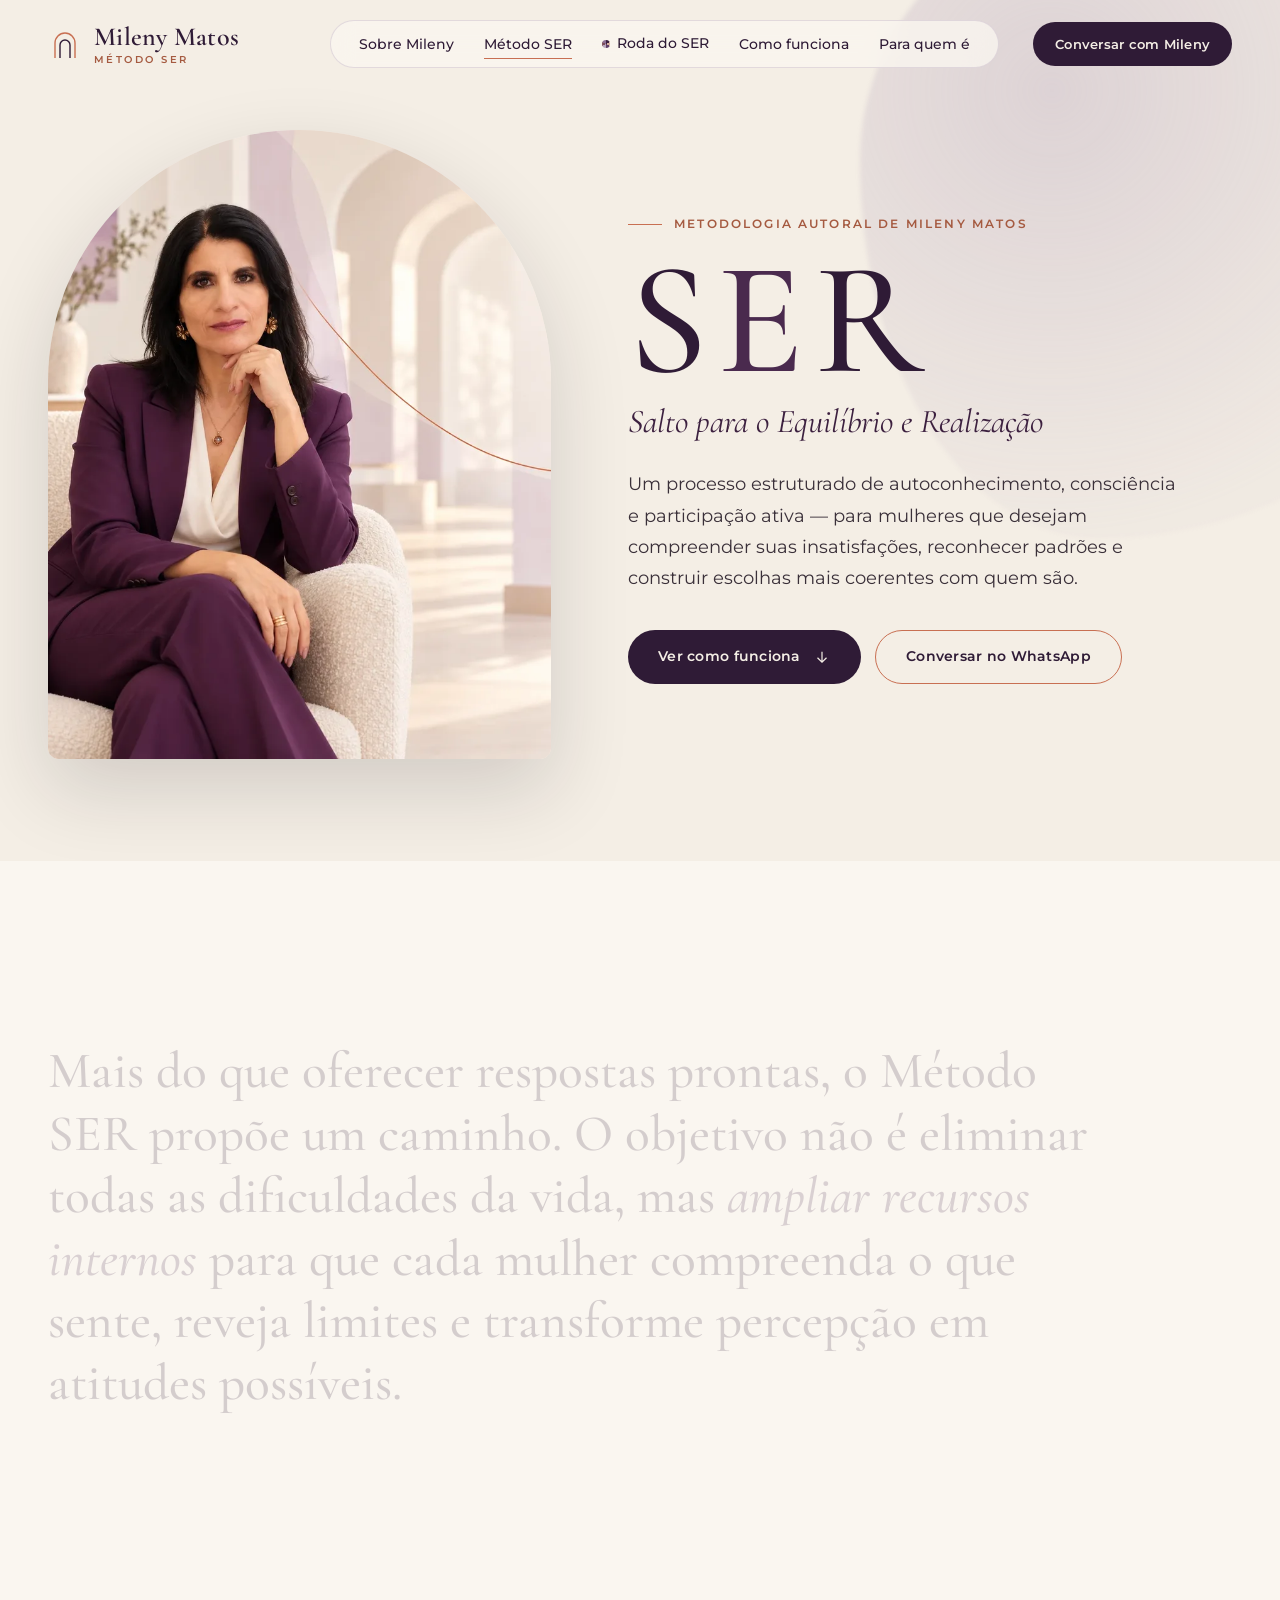
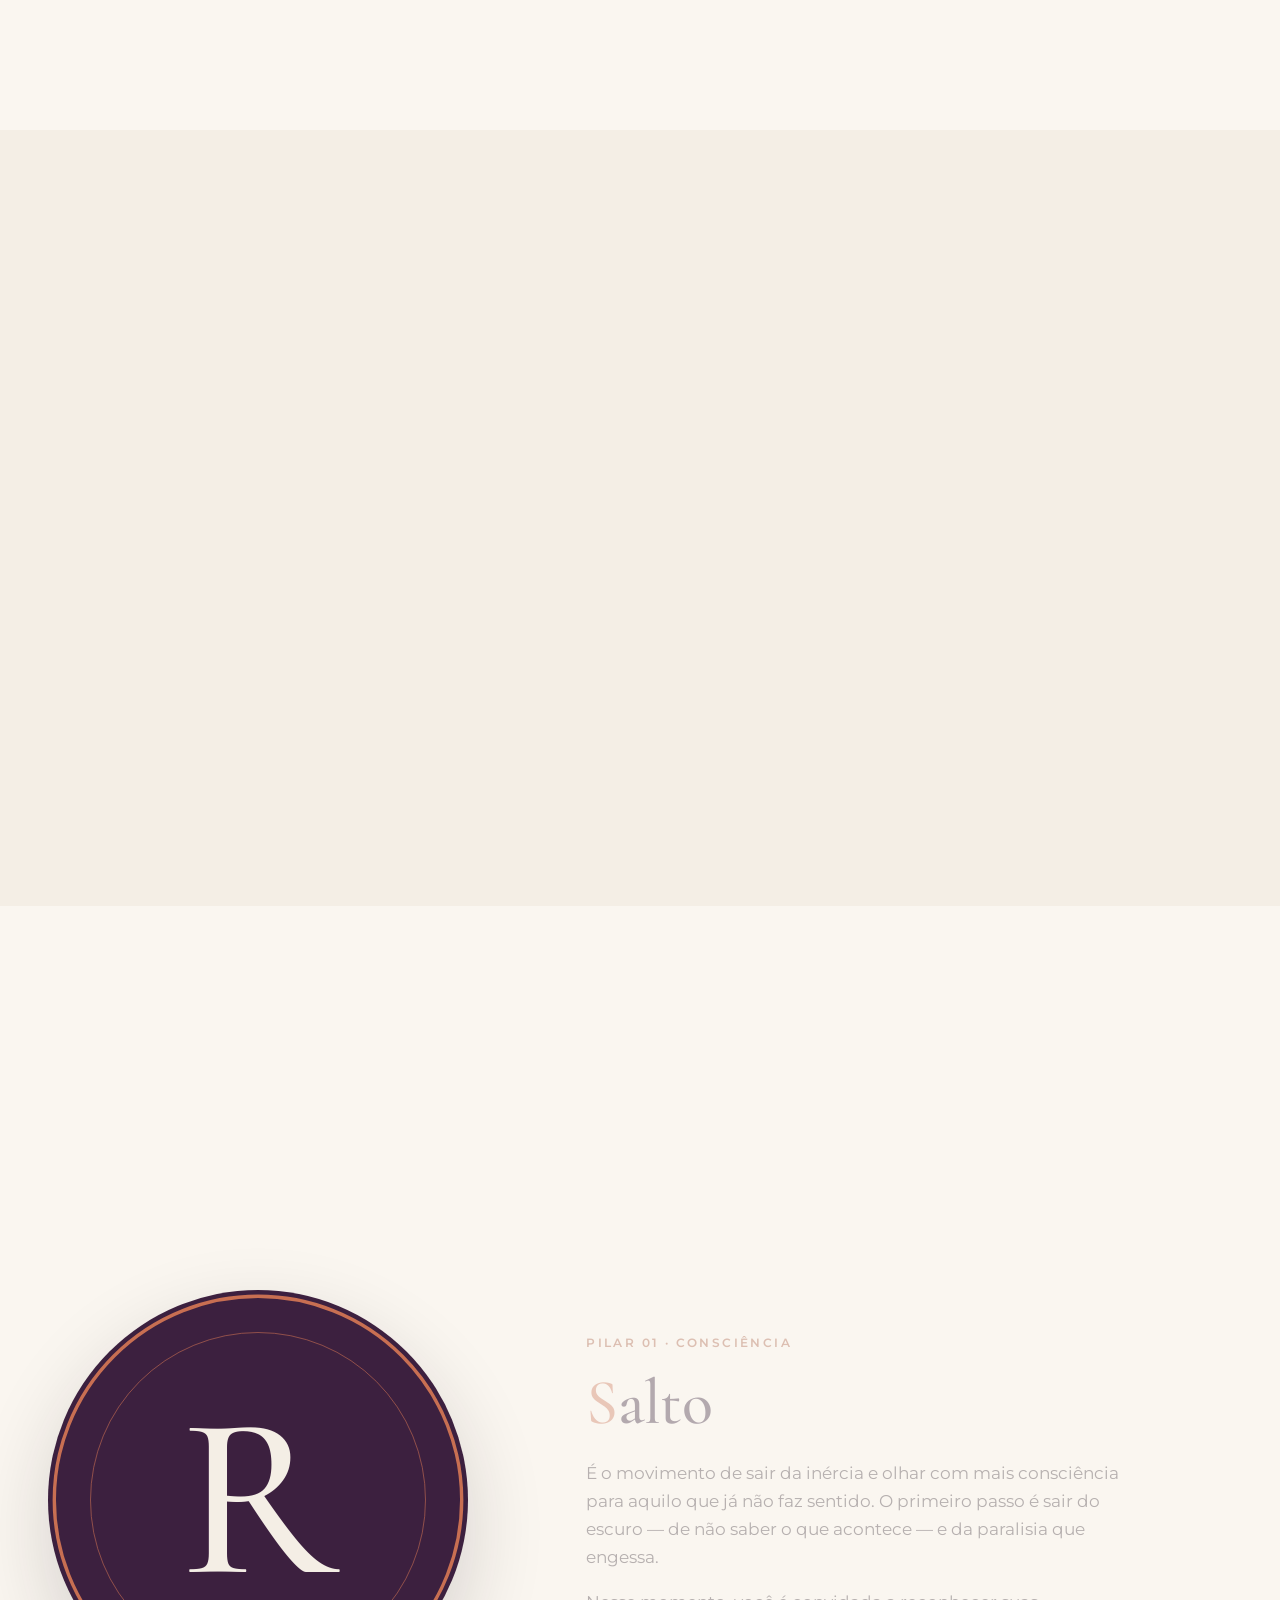
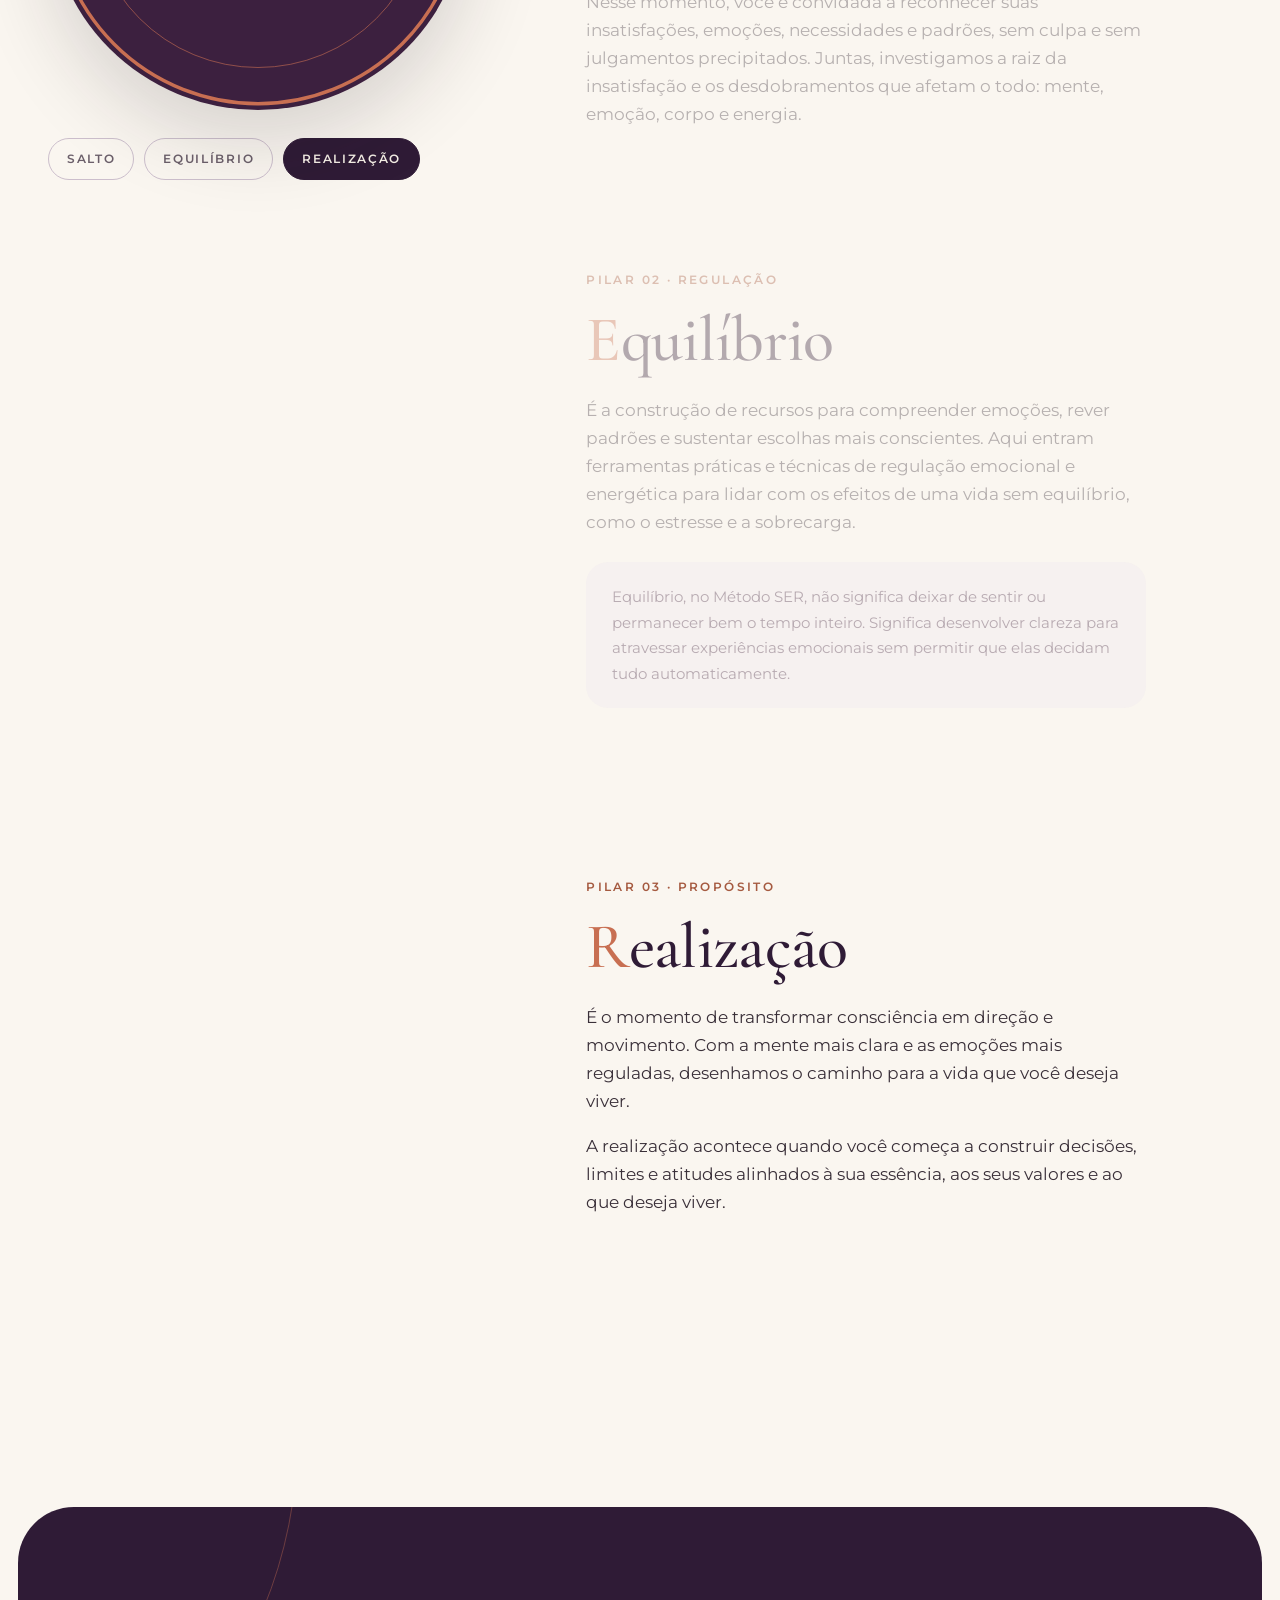
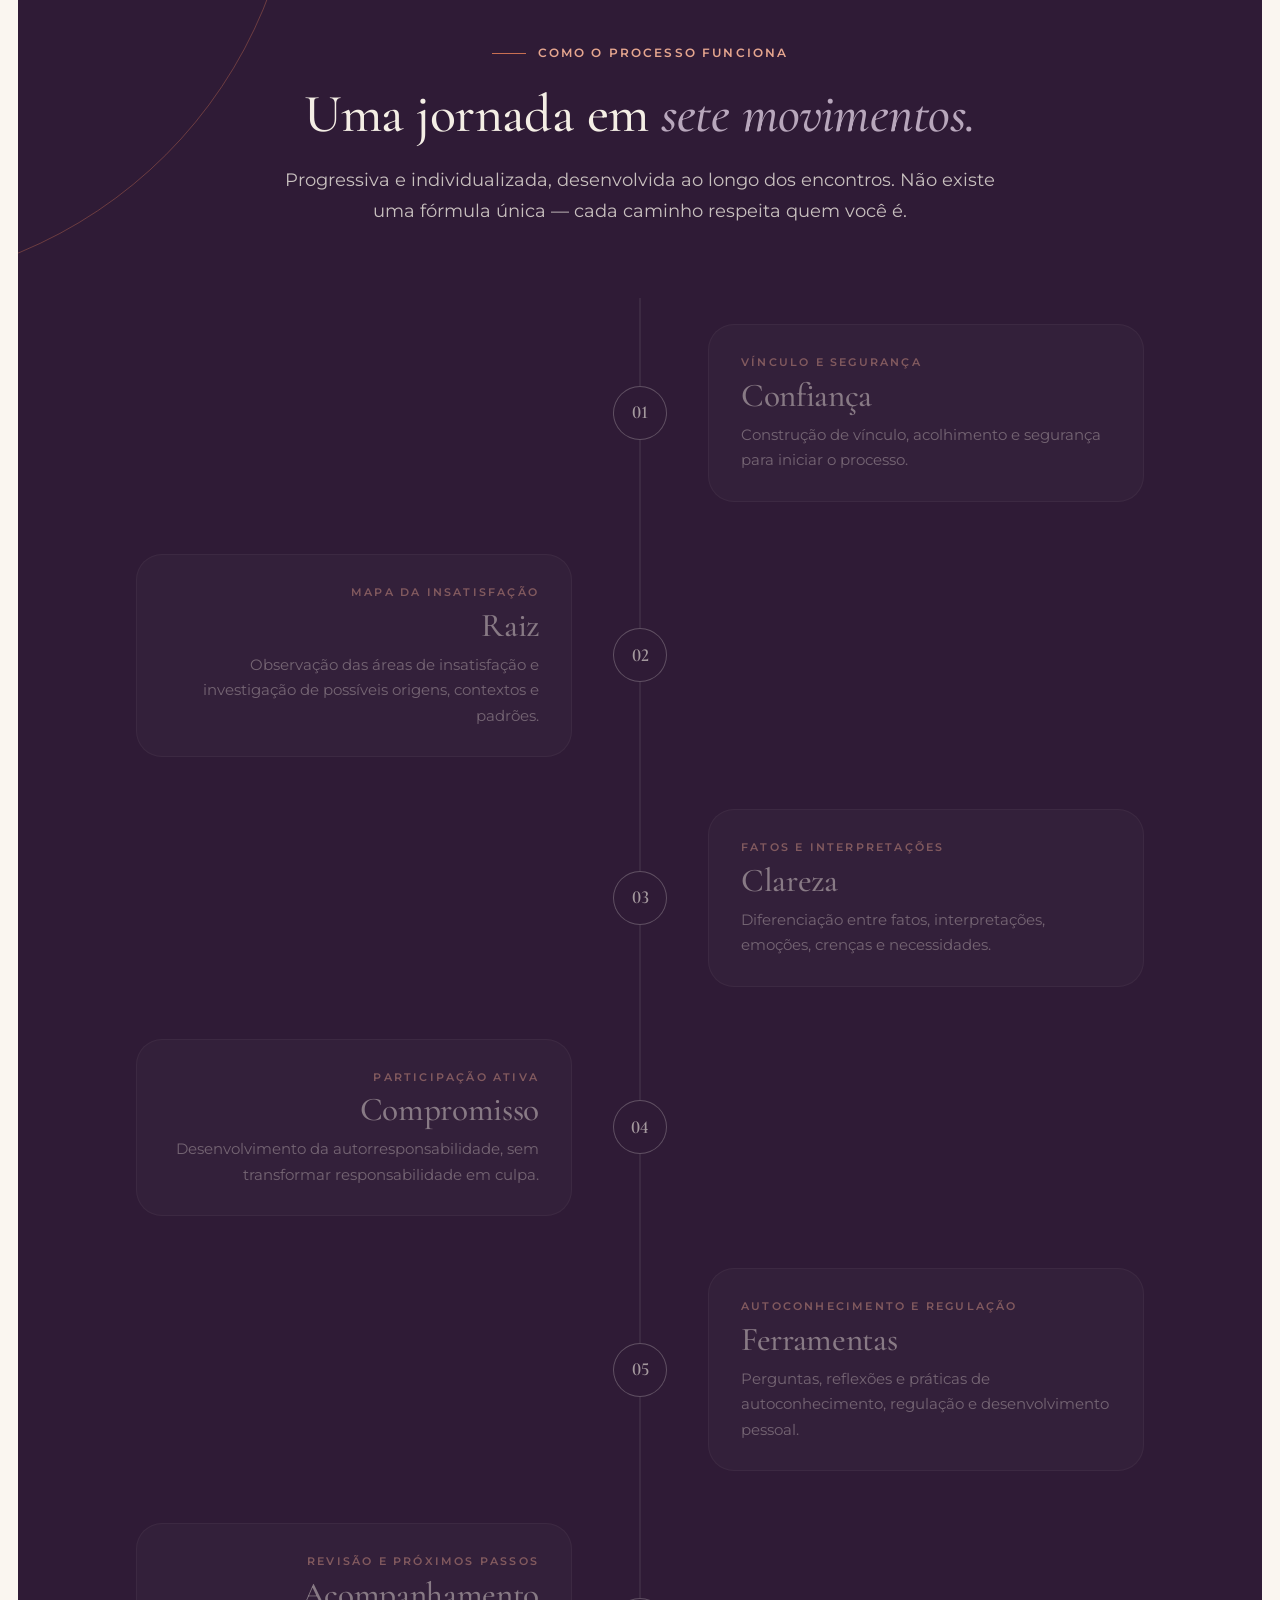
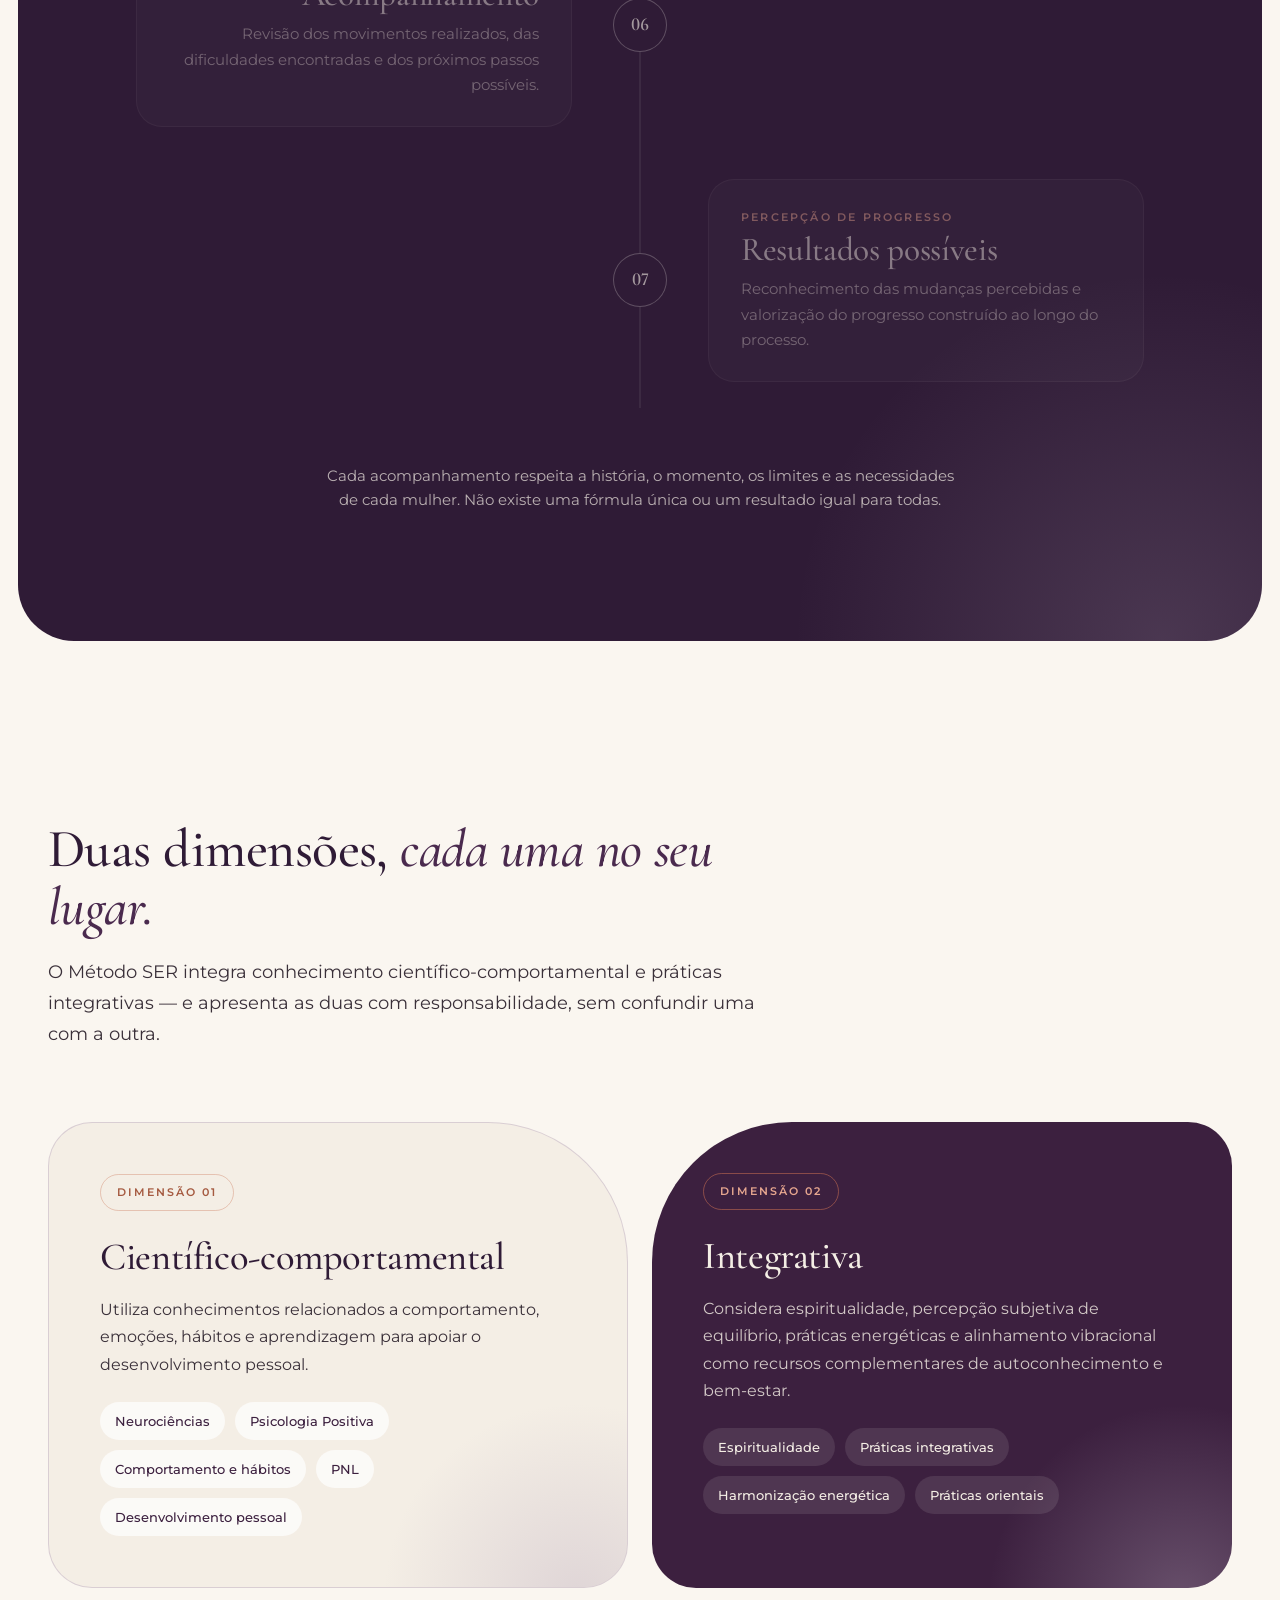
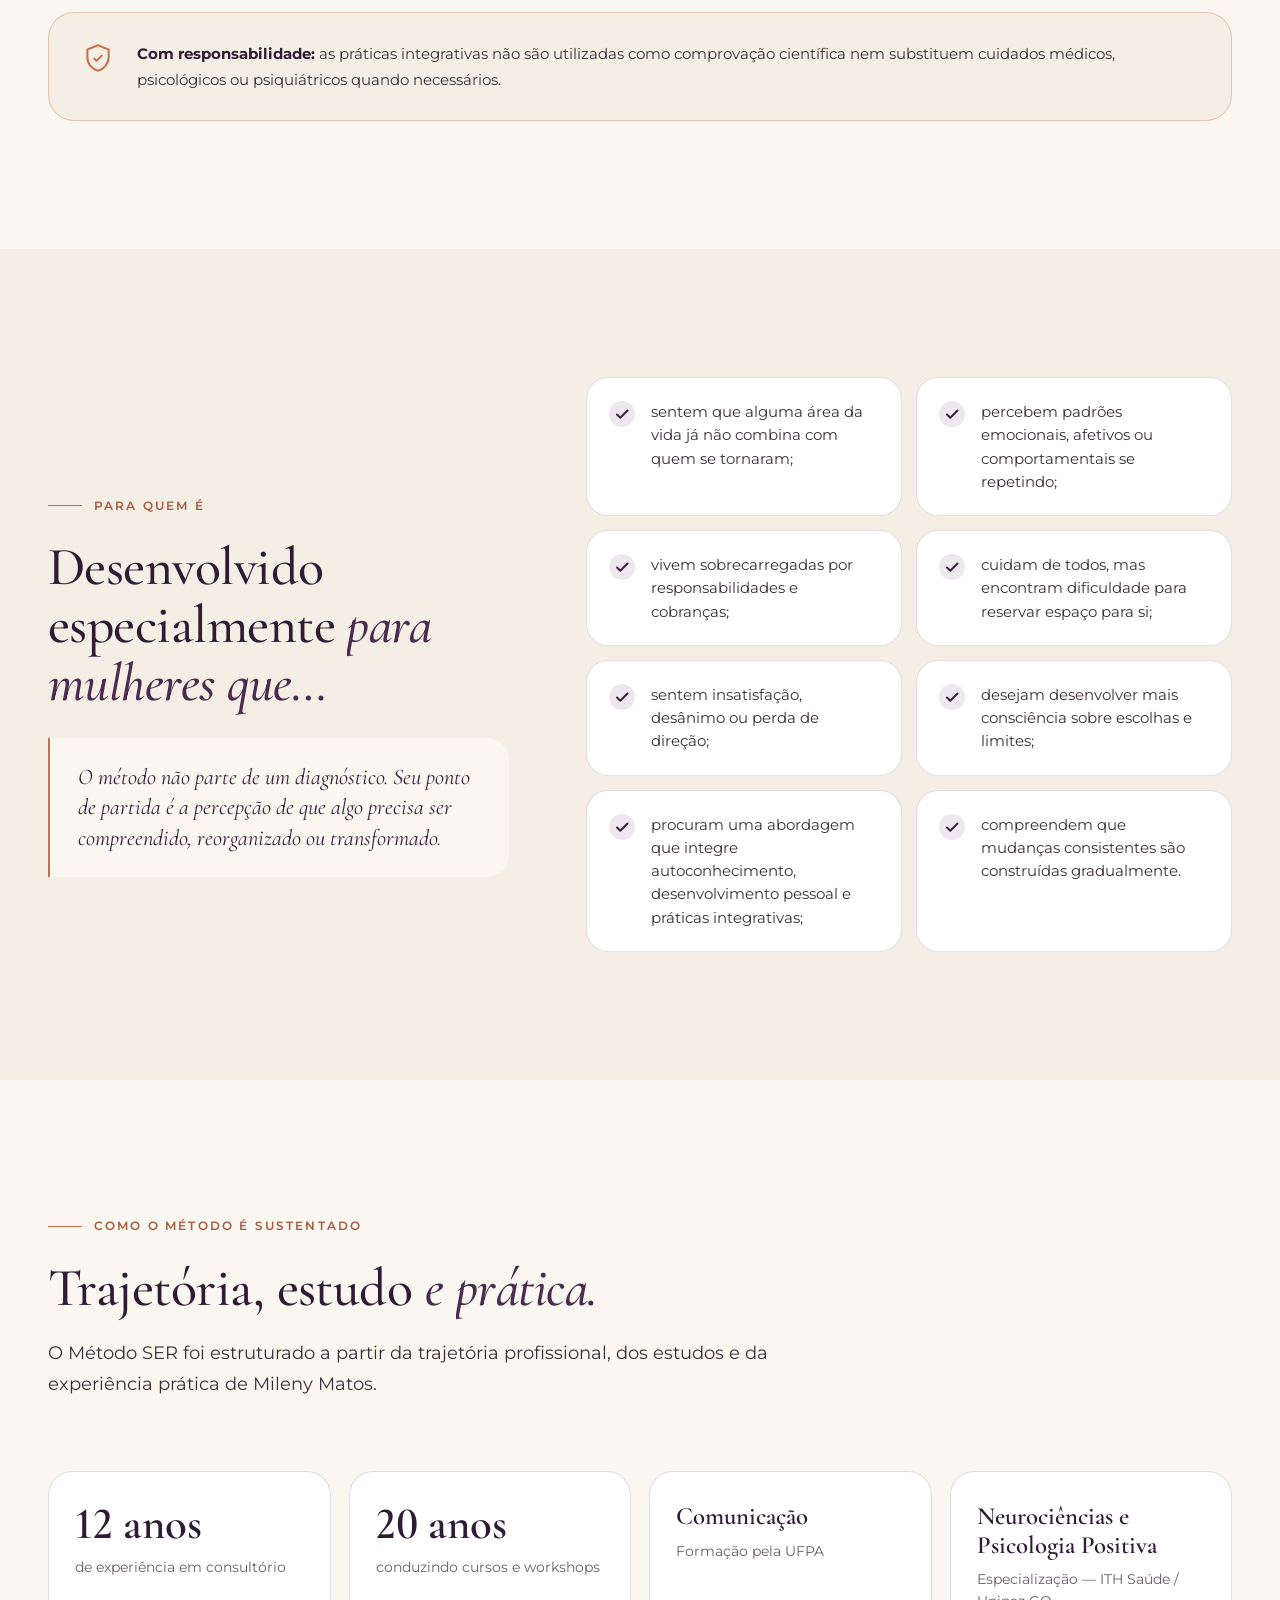
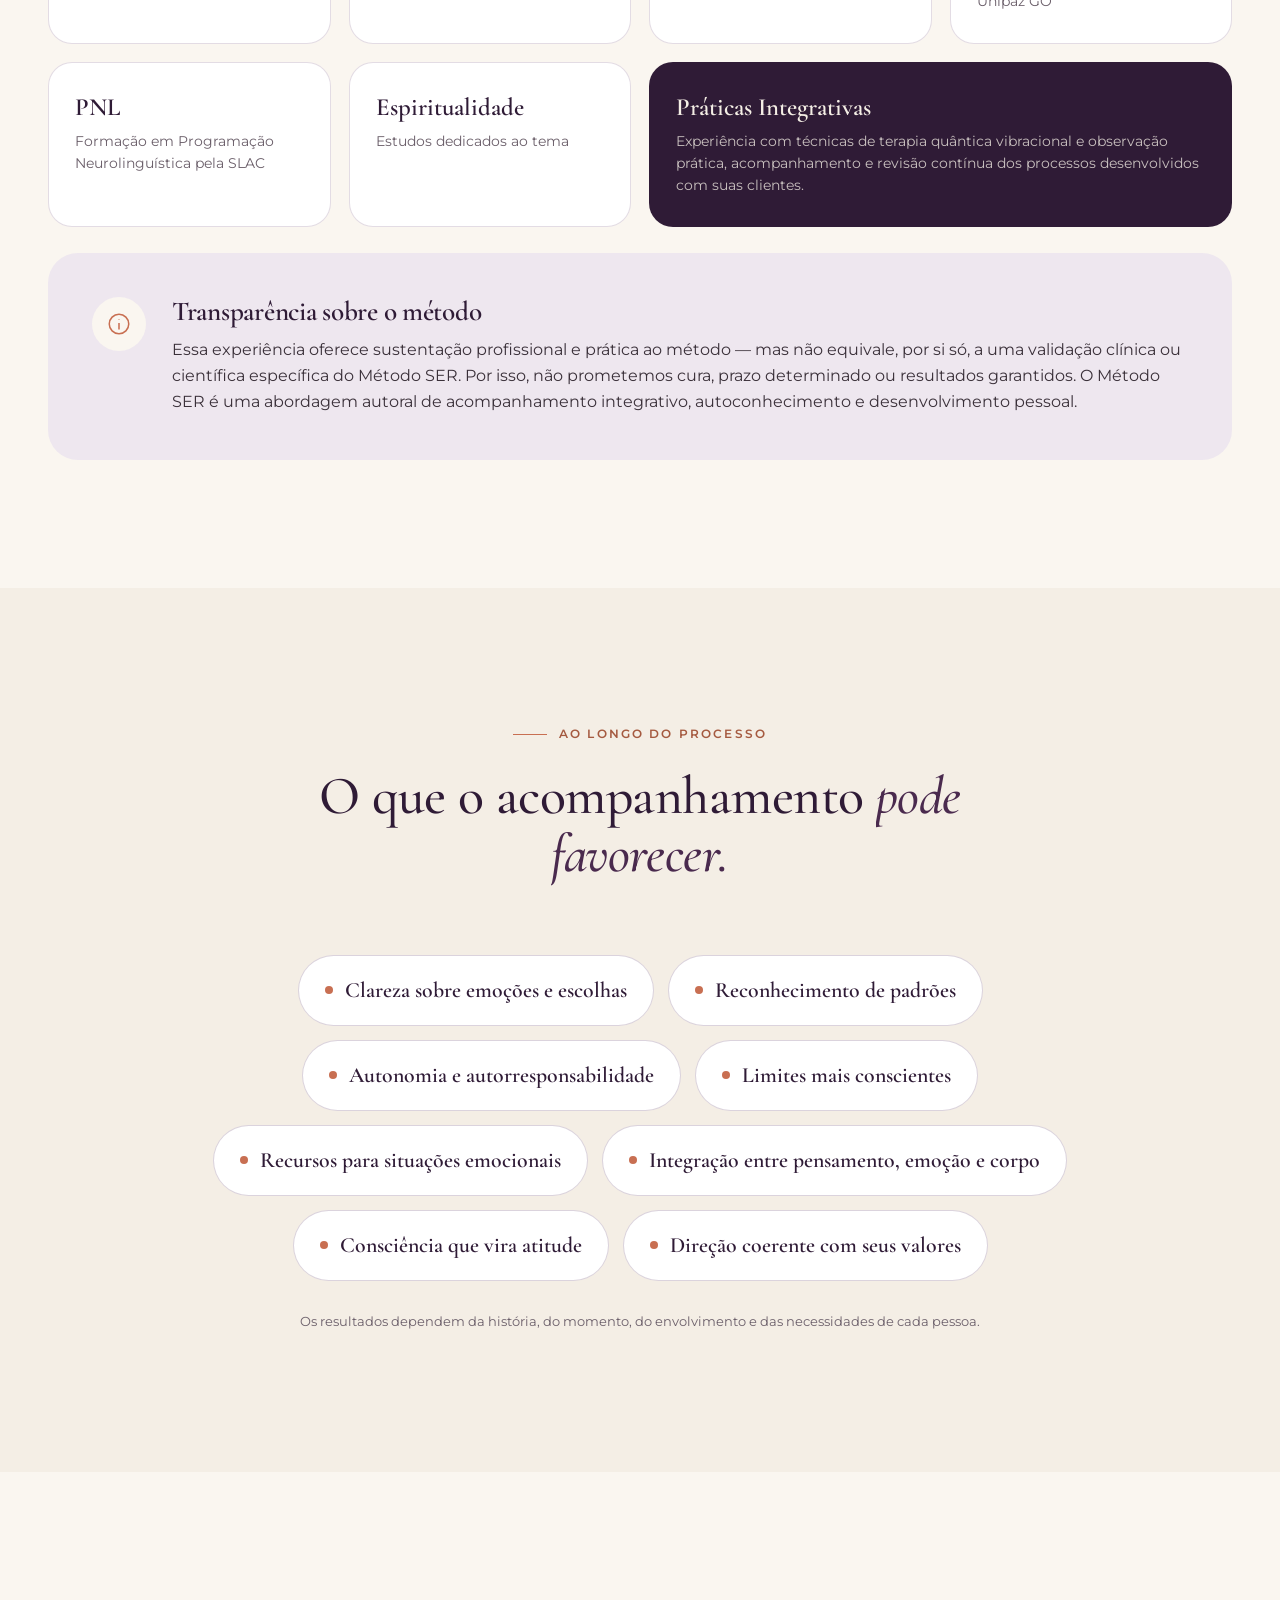
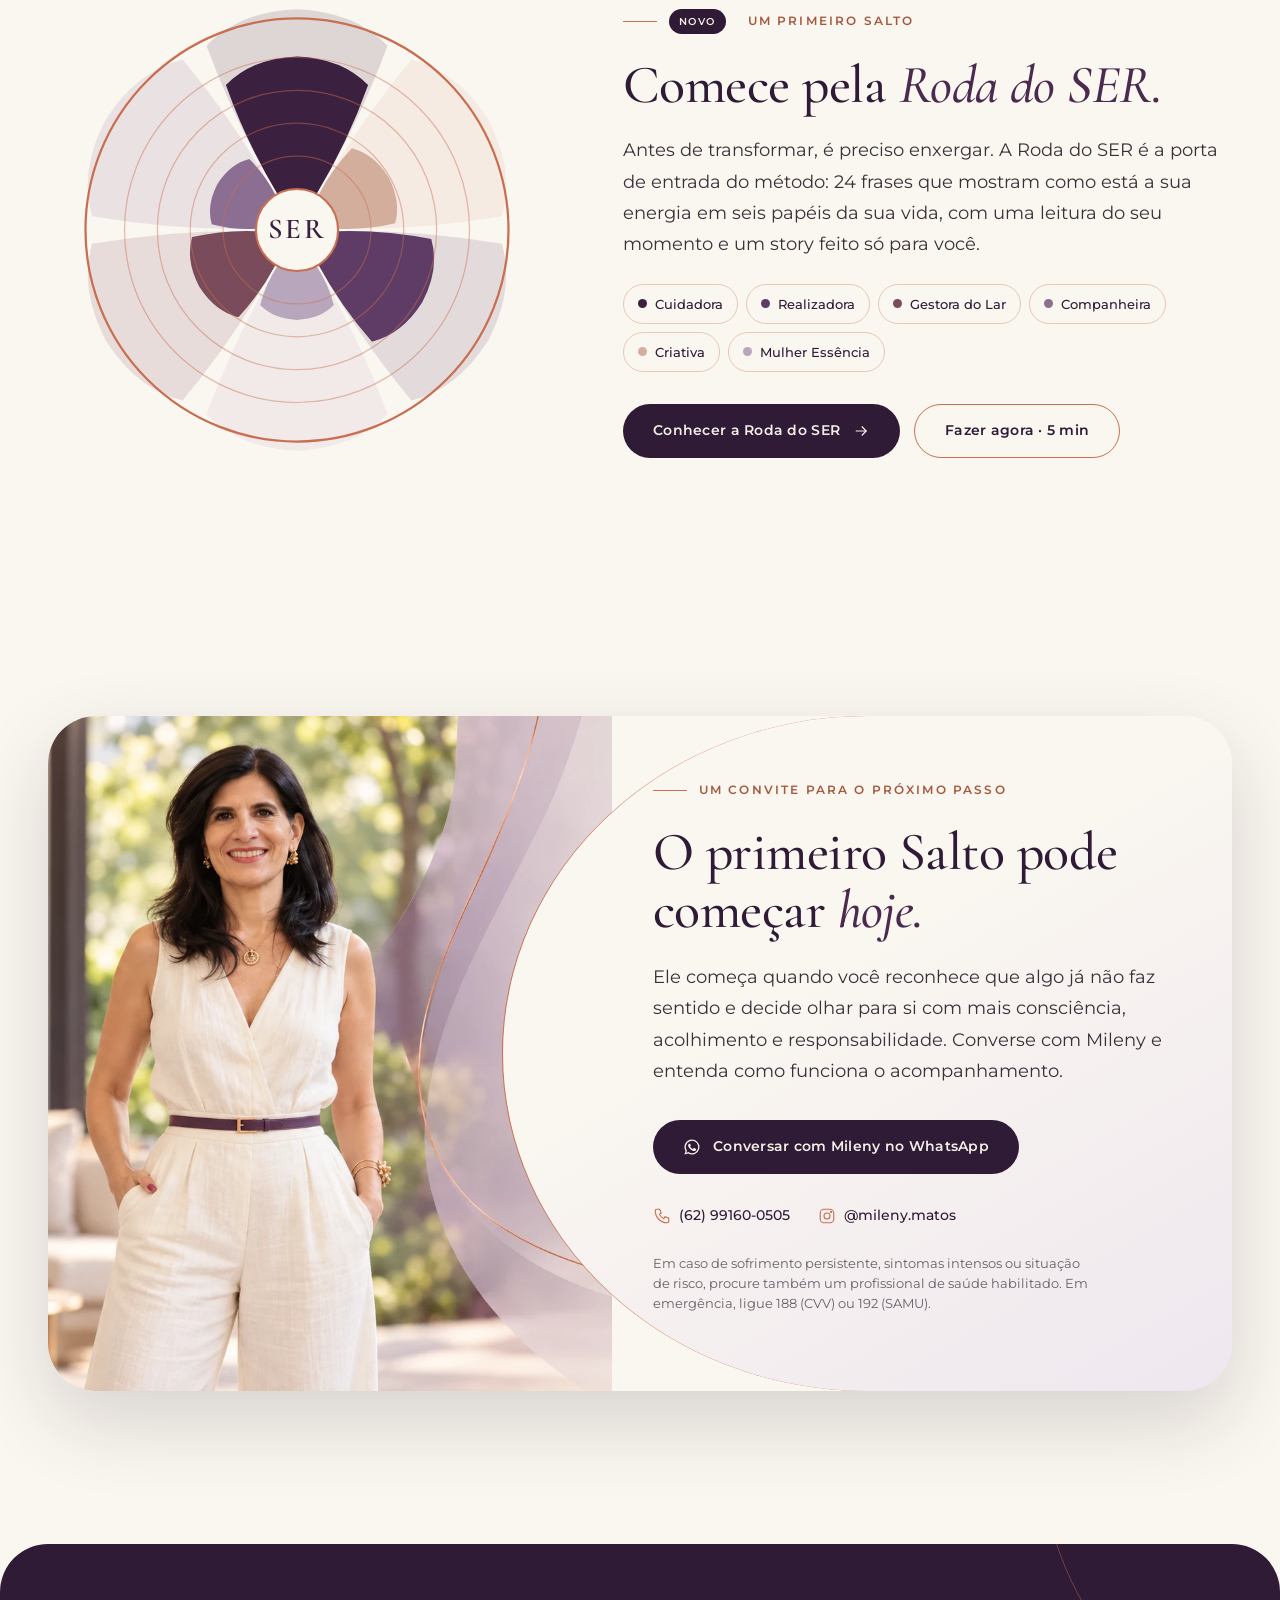
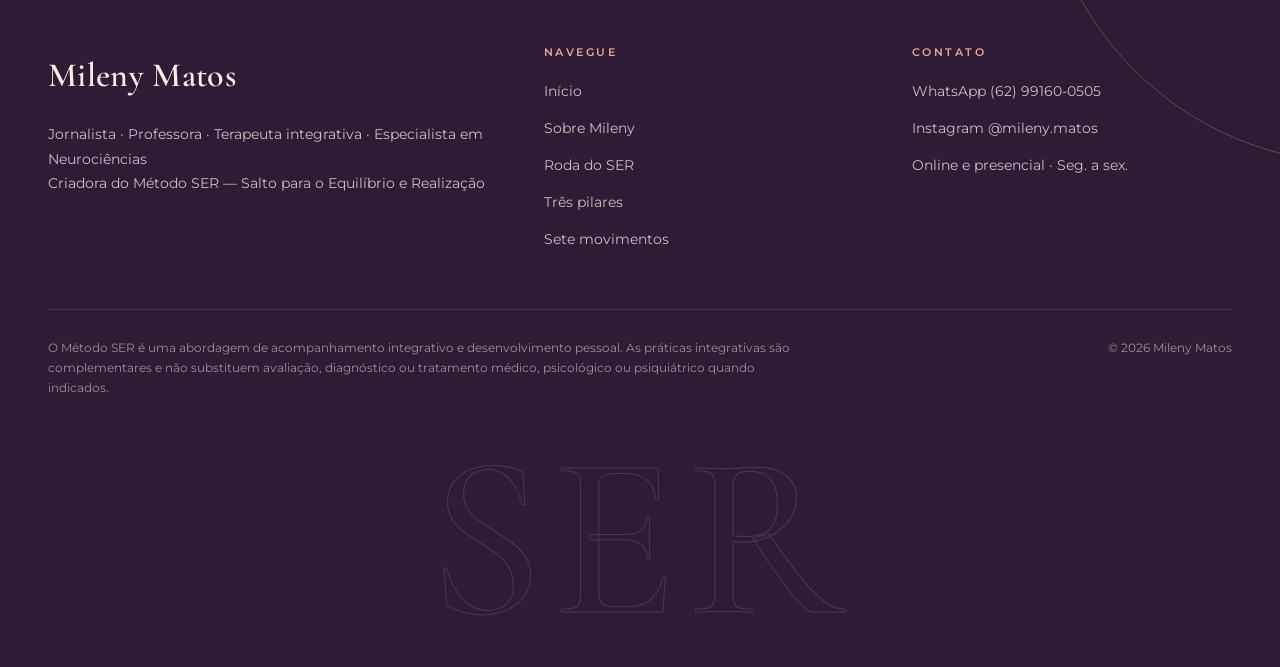
<file: metodo-ser.html>
<!doctype html>
<html lang="pt-BR">
<head>
  <meta charset="utf-8">
  <meta name="viewport" content="width=device-width, initial-scale=1, viewport-fit=cover">
  <title>Método SER · Salto para o Equilíbrio e Realização · Mileny Matos</title>
  <meta name="description" content="Conheça o Método SER, metodologia autoral de Mileny Matos: três pilares (Salto, Equilíbrio e Realização) e sete movimentos de um acompanhamento integrativo e individualizado.">
  <meta name="theme-color" content="#2F1B36">
  <link rel="canonical" href="https://milenymatos.com.br/metodo-ser.html">
  <meta property="og:type" content="website">
  <meta property="og:locale" content="pt_BR">
  <meta property="og:title" content="Método SER · Mileny Matos">
  <meta property="og:description" content="Salto para o Equilíbrio e Realização: uma metodologia autoral de autoconhecimento, consciência e participação ativa.">
  <meta property="og:image" content="assets/img/mileny-metodo.webp">
  <link rel="icon" href="data:image/svg+xml,%3Csvg xmlns='http://www.w3.org/2000/svg' viewBox='0 0 40 40'%3E%3Crect width='40' height='40' rx='20' fill='%232F1B36'/%3E%3Cpath d='M11 31V19a9 9 0 0 1 18 0v12' fill='none' stroke='%23C86F52' stroke-width='2'/%3E%3C/svg%3E">

  <link rel="preconnect" href="https://fonts.googleapis.com">
  <link rel="preconnect" href="https://fonts.gstatic.com" crossorigin>
  <link href="https://fonts.googleapis.com/css2?family=Cormorant+Garamond:ital,wght@0,500;0,600;1,500;1,600&family=Montserrat:wght@400;500;600&display=swap" rel="stylesheet">
  <link rel="stylesheet" href="assets/css/style.css">
</head>
<body>
  <a class="skip-link" href="#conteudo">Pular para o conteúdo</a>

  <div class="curtain" aria-hidden="true">
    <div class="curtain-inner">
      <svg viewBox="0 0 84 84" fill="none"><path d="M18 76V42a24 24 0 0 1 48 0v34" stroke="#C86F52" stroke-width="1.4"/></svg>
      <div class="curtain-name">Método SER</div>
      <div class="curtain-sub">Salto · Equilíbrio · Realização</div>
    </div>
  </div>

  <div class="scroll-progress" aria-hidden="true"></div>

  <header class="site-header">
    <div class="container">
      <a class="brand" href="index.html" aria-label="Mileny Matos — início">
        <svg class="brand-mark" viewBox="0 0 34 34" fill="none" aria-hidden="true"><path d="M7 31V16a10 10 0 0 1 20 0v15" stroke="#C86F52" stroke-width="1.4"/><path d="M12 31V18a5 5 0 0 1 10 0v13" stroke="#2F1B36" stroke-width="1.4"/></svg>
        <span class="brand-text"><span class="brand-name">Mileny Matos</span><span class="brand-sub">Método SER</span></span>
      </a>
      <nav class="nav" aria-label="Principal">
        <ul class="nav-list">
          <li><a href="index.html#sobre">Sobre Mileny</a></li>
          <li><a href="metodo-ser.html" aria-current="page">Método SER</a></li>
          <li><a class="nav-roda" href="roda-do-ser.html">Roda do SER</a></li>
          <li><a href="#movimentos">Como funciona</a></li>
          <li><a href="#para-quem">Para quem é</a></li>
        </ul>
        <a class="btn btn-sm" href="https://wa.me/5562991600505?text=Ol%C3%A1%2C%20Mileny!%20Gostaria%20de%20conhecer%20o%20M%C3%A9todo%20SER." target="_blank" rel="noopener" data-magnetic>Conversar com Mileny</a>
        <button class="menu-toggle" aria-label="Abrir menu" aria-expanded="false" aria-controls="menu-mobile"><span></span><span></span></button>
      </nav>
    </div>
  </header>

  <div class="mobile-menu" id="menu-mobile">
    <ol>
      <li><a href="index.html">Início</a></li>
      <li><a href="index.html#sobre">Sobre Mileny</a></li>
      <li><a href="roda-do-ser.html">Roda do SER</a></li>
      <li><a href="#pilares">Três pilares</a></li>
      <li><a href="#movimentos">Sete movimentos</a></li>
      <li><a href="#para-quem">Para quem é</a></li>
    </ol>
    <a class="btn" href="https://wa.me/5562991600505?text=Ol%C3%A1%2C%20Mileny!%20Gostaria%20de%20conhecer%20o%20M%C3%A9todo%20SER." target="_blank" rel="noopener">Conversar no WhatsApp</a>
    <p class="mobile-menu-foot">(62) 99160-0505 · @mileny.matos</p>
  </div>

  <main id="conteudo">

    <!-- Hero do método -->
    <section class="m-hero" aria-labelledby="m-title">
      <div class="wave-blob" data-parallax="0.08" aria-hidden="true"></div>
      <div class="container m-hero-grid">
        <div class="m-hero-media">
          <div class="organic" data-reveal="arch">
            <img src="assets/img/mileny-metodo.webp"
                 srcset="assets/img/mileny-metodo-800.webp 800w, assets/img/mileny-metodo.webp 1122w"
                 sizes="(max-width: 960px) 90vw, 42vw" width="1122" height="1402" fetchpriority="high"
                 alt="Mileny Matos sentada em poltrona clara, de terninho ameixa, com a mão apoiada no queixo e olhar sereno">
          </div>
        </div>
        <div class="m-hero-content">
          <p class="eyebrow" data-reveal>Metodologia autoral de Mileny Matos</p>
          <h1 id="m-title" aria-label="Método SER">
            <span class="ser-word" data-reveal="fade" aria-hidden="true"><span>S</span><span>E</span><span>R</span></span>
          </h1>
          <p class="m-hero-sub" data-reveal style="--d:.3s">Salto para o Equilíbrio e Realização</p>
          <p class="lead" data-reveal style="--d:.45s">Um processo estruturado de autoconhecimento, consciência e participação ativa — para mulheres que desejam compreender suas insatisfações, reconhecer padrões e construir escolhas mais coerentes com quem são.</p>
          <div class="hero-ctas" data-reveal style="--d:.6s">
            <a class="btn" href="#movimentos" data-magnetic>
              Ver como funciona
              <svg class="btn-icon" viewBox="0 0 24 24" fill="none" stroke="currentColor" stroke-width="1.6" aria-hidden="true"><path d="M12 5v14M6 13l6 6 6-6"/></svg>
            </a>
            <a class="btn btn-outline" href="https://wa.me/5562991600505?text=Ol%C3%A1%2C%20Mileny!%20Gostaria%20de%20conhecer%20o%20M%C3%A9todo%20SER." target="_blank" rel="noopener" data-magnetic>Conversar no WhatsApp</a>
          </div>
        </div>
      </div>
    </section>

    <!-- O que é -->
    <section class="section fill-section" aria-labelledby="oque-title">
      <div class="container">
        <p class="eyebrow" data-reveal id="oque-title">O que é o Método SER</p>
        <p class="fill-text" data-fill>Mais do que oferecer respostas prontas, o Método SER propõe um caminho. O objetivo não é eliminar todas as dificuldades da vida, mas <em>ampliar recursos internos</em> para que cada mulher compreenda o que sente, reveja limites e transforme percepção em atitudes possíveis.</p>
        <div class="fill-aside" data-stagger="0.12">
          <p>É uma metodologia autoral criada por Mileny Matos para acompanhar mulheres que desejam compreender melhor suas insatisfações, reconhecer padrões que se repetem e construir escolhas mais coerentes com a vida que desejam viver.</p>
          <p>O processo é estruturado para mudanças sustentáveis, que favoreçam o bem-estar em todas as áreas da vida — com escuta, mas também com ferramentas para você se reconstruir.</p>
        </div>
      </div>
    </section>

    <!-- Integrativo -->
    <section class="section integr" aria-labelledby="int-title">
      <div class="container integr-grid">
        <div class="orbit" data-reveal="scale" aria-hidden="true">
          <div class="orbit-ring"></div>
          <div class="orbit-ring r2"></div>
          <div class="orbit-ring r3"></div>
          <div class="orbit-spin">
            <div class="orbit-node n1"><div><svg viewBox="0 0 24 24" fill="none" stroke="currentColor" stroke-width="1.4"><path d="M12 4a6 6 0 0 0-6 6c0 2.2 1.2 3.4 2 4.5.6.8 1 1.6 1 2.5h6c0-.9.4-1.7 1-2.5.8-1.1 2-2.3 2-4.5a6 6 0 0 0-6-6ZM9.5 20h5"/></svg><span>Mente</span></div></div>
            <div class="orbit-node n2"><div><svg viewBox="0 0 24 24" fill="none" stroke="currentColor" stroke-width="1.4"><path d="M12 20s-7.5-4.4-7.5-10A4.3 4.3 0 0 1 12 7.6 4.3 4.3 0 0 1 19.5 10c0 5.6-7.5 10-7.5 10Z"/></svg><span>Emoções</span></div></div>
            <div class="orbit-node n3"><div><svg viewBox="0 0 24 24" fill="none" stroke="currentColor" stroke-width="1.4"><circle cx="12" cy="5" r="2.2"/><path d="M5 9.5c2.4.8 4.6 1.1 7 1.1s4.6-.3 7-1.1M12 10.6V15m0 0-3 6m3-6 3 6"/></svg><span>Corpo</span></div></div>
            <div class="orbit-node n4"><div><svg viewBox="0 0 24 24" fill="none" stroke="currentColor" stroke-width="1.4"><circle cx="12" cy="12" r="2.5"/><circle cx="12" cy="12" r="6" stroke-dasharray="2 2.4"/><circle cx="12" cy="12" r="9.5"/></svg><span>Energia</span></div></div>
          </div>
          <div class="orbit-core"><div><strong>SER</strong><small>integrativo</small></div></div>
        </div>
        <div>
          <p class="eyebrow" data-reveal>Uma abordagem integrativa</p>
          <h2 id="int-title" class="h-section" data-split>Cuidar de você <em>por inteiro.</em></h2>
          <p class="lead" data-reveal style="margin-top:22px">O Método SER considera a mente, as emoções, o corpo e o campo energético que se conecta a essas três áreas — porque aquilo que você sente raramente vive em um lugar só.</p>
          <ul class="integr-list" data-stagger="0.1">
            <li>Integra Recursos Humanos, Neurociências, Psicologia Positiva, práticas integrativas e orientais.</li>
            <li>Não parte de um diagnóstico: parte da percepção de que algo precisa ser compreendido, reorganizado ou transformado.</li>
            <li>Cada acompanhamento respeita a história, o momento, os limites e as necessidades de cada mulher.</li>
          </ul>
        </div>
      </div>
    </section>

    <!-- Três pilares (scroll storytelling) -->
    <section class="section pillars-story" id="pilares" aria-labelledby="pil-title">
      <div class="container">
        <div class="section-head">
          <p class="eyebrow" data-reveal>Os três pilares</p>
          <h2 id="pil-title" class="h-section" data-split>Salto, Equilíbrio <em>e Realização.</em></h2>
        </div>

        <div class="story-grid">
          <div class="story-sticky" aria-hidden="true">
            <div class="story-letter-wrap">
              <svg class="progress-ring" viewBox="0 0 200 200"><circle cx="100" cy="100" r="97"/></svg>
              <span class="story-letter">S</span>
              <span class="story-letter">E</span>
              <span class="story-letter">R</span>
            </div>
            <div class="story-caption">
              <button type="button" tabindex="-1">Salto</button>
              <button type="button" tabindex="-1">Equilíbrio</button>
              <button type="button" tabindex="-1">Realização</button>
            </div>
          </div>

          <div class="story-blocks">
            <article class="story-block">
              <span class="story-letter-mobile" aria-hidden="true">S</span>
              <p class="tag">Pilar 01 · Consciência</p>
              <h3><span>S</span>alto</h3>
              <p>É o movimento de sair da inércia e olhar com mais consciência para aquilo que já não faz sentido. O primeiro passo é sair do escuro — de não saber o que acontece — e da paralisia que engessa.</p>
              <p>Nesse momento, você é convidada a reconhecer suas insatisfações, emoções, necessidades e padrões, sem culpa e sem julgamentos precipitados. Juntas, investigamos a raiz da insatisfação e os desdobramentos que afetam o todo: mente, emoção, corpo e energia.</p>
            </article>
            <article class="story-block">
              <span class="story-letter-mobile" aria-hidden="true">E</span>
              <p class="tag">Pilar 02 · Regulação</p>
              <h3><span>E</span>quilíbrio</h3>
              <p>É a construção de recursos para compreender emoções, rever padrões e sustentar escolhas mais conscientes. Aqui entram ferramentas práticas e técnicas de regulação emocional e energética para lidar com os efeitos de uma vida sem equilíbrio, como o estresse e a sobrecarga.</p>
              <p class="note">Equilíbrio, no Método SER, não significa deixar de sentir ou permanecer bem o tempo inteiro. Significa desenvolver clareza para atravessar experiências emocionais sem permitir que elas decidam tudo automaticamente.</p>
            </article>
            <article class="story-block">
              <span class="story-letter-mobile" aria-hidden="true">R</span>
              <p class="tag">Pilar 03 · Propósito</p>
              <h3><span>R</span>ealização</h3>
              <p>É o momento de transformar consciência em direção e movimento. Com a mente mais clara e as emoções mais reguladas, desenhamos o caminho para a vida que você deseja viver.</p>
              <p>A realização acontece quando você começa a construir decisões, limites e atitudes alinhados à sua essência, aos seus valores e ao que deseja viver.</p>
            </article>
          </div>
        </div>
      </div>
    </section>

    <!-- Sete movimentos -->
    <section class="section moves" id="movimentos" aria-labelledby="mov-title">
      <div class="container">
        <div class="section-head center">
          <p class="eyebrow" data-reveal>Como o processo funciona</p>
          <h2 id="mov-title" class="h-section" data-split>Uma jornada em <em>sete movimentos.</em></h2>
          <p class="lead" data-reveal>Progressiva e individualizada, desenvolvida ao longo dos encontros. Não existe uma fórmula única — cada caminho respeita quem você é.</p>
        </div>

        <ol class="timeline" style="list-style:none;margin:0 auto;padding:0">
          <li class="timeline-line" aria-hidden="true"><i></i></li>
          <li class="step"><span class="step-dot">01</span><div class="step-card"><small>Vínculo e segurança</small><h3>Confiança</h3><p>Construção de vínculo, acolhimento e segurança para iniciar o processo.</p></div></li>
          <li class="step"><span class="step-dot">02</span><div class="step-card"><small>Mapa da insatisfação</small><h3>Raiz</h3><p>Observação das áreas de insatisfação e investigação de possíveis origens, contextos e padrões.</p></div></li>
          <li class="step"><span class="step-dot">03</span><div class="step-card"><small>Fatos e interpretações</small><h3>Clareza</h3><p>Diferenciação entre fatos, interpretações, emoções, crenças e necessidades.</p></div></li>
          <li class="step"><span class="step-dot">04</span><div class="step-card"><small>Participação ativa</small><h3>Compromisso</h3><p>Desenvolvimento da autorresponsabilidade, sem transformar responsabilidade em culpa.</p></div></li>
          <li class="step"><span class="step-dot">05</span><div class="step-card"><small>Autoconhecimento e regulação</small><h3>Ferramentas</h3><p>Perguntas, reflexões e práticas de autoconhecimento, regulação e desenvolvimento pessoal.</p></div></li>
          <li class="step"><span class="step-dot">06</span><div class="step-card"><small>Revisão e próximos passos</small><h3>Acompanhamento</h3><p>Revisão dos movimentos realizados, das dificuldades encontradas e dos próximos passos possíveis.</p></div></li>
          <li class="step"><span class="step-dot">07</span><div class="step-card"><small>Percepção de progresso</small><h3>Resultados possíveis</h3><p>Reconhecimento das mudanças percebidas e valorização do progresso construído ao longo do processo.</p></div></li>
        </ol>
        <p class="moves-note" data-reveal>Cada acompanhamento respeita a história, o momento, os limites e as necessidades de cada mulher. Não existe uma fórmula única ou um resultado igual para todas.</p>
      </div>
    </section>

    <!-- Duas dimensões -->
    <section class="section" aria-labelledby="dim-title">
      <div class="container">
        <div class="section-head">
          <p class="eyebrow" data-reveal>Qual é a abordagem</p>
          <h2 id="dim-title" class="h-section" data-split>Duas dimensões, <em>cada uma no seu lugar.</em></h2>
          <p class="lead" data-reveal>O Método SER integra conhecimento científico-comportamental e práticas integrativas — e apresenta as duas com responsabilidade, sem confundir uma com a outra.</p>
        </div>
        <div class="dims-grid">
          <article class="dim a" data-reveal="left">
            <span class="dim-tag">Dimensão 01</span>
            <h3>Científico-comportamental</h3>
            <p>Utiliza conhecimentos relacionados a comportamento, emoções, hábitos e aprendizagem para apoiar o desenvolvimento pessoal.</p>
            <ul><li>Neurociências</li><li>Psicologia Positiva</li><li>Comportamento e hábitos</li><li>PNL</li><li>Desenvolvimento pessoal</li></ul>
          </article>
          <article class="dim b" data-reveal="right">
            <span class="dim-tag">Dimensão 02</span>
            <h3>Integrativa</h3>
            <p>Considera espiritualidade, percepção subjetiva de equilíbrio, práticas energéticas e alinhamento vibracional como recursos complementares de autoconhecimento e bem-estar.</p>
            <ul><li>Espiritualidade</li><li>Práticas integrativas</li><li>Harmonização energética</li><li>Práticas orientais</li></ul>
          </article>
        </div>
        <div class="resp-note" data-reveal>
          <svg viewBox="0 0 24 24" fill="none" stroke="currentColor" stroke-width="1.4" aria-hidden="true"><path d="M12 3 4.5 6v5.5c0 4.6 3.2 8.4 7.5 9.5 4.3-1.1 7.5-4.9 7.5-9.5V6L12 3Z"/><path d="m9 12 2 2 4-4"/></svg>
          <p><strong>Com responsabilidade:</strong> as práticas integrativas não são utilizadas como comprovação científica nem substituem cuidados médicos, psicológicos ou psiquiátricos quando necessários.</p>
        </div>
      </div>
    </section>

    <!-- Para quem é -->
    <section class="section for-whom" id="para-quem" aria-labelledby="pq-title">
      <div class="container for-grid">
        <div class="for-head">
          <p class="eyebrow" data-reveal>Para quem é</p>
          <h2 id="pq-title" class="h-section" data-split>Desenvolvido especialmente <em>para mulheres que…</em></h2>
          <p class="for-note" data-reveal>O método não parte de um diagnóstico. Seu ponto de partida é a percepção de que algo precisa ser compreendido, reorganizado ou transformado.</p>
        </div>
        <ul class="checklist" data-stagger="0.08">
          <li class="check"><svg viewBox="0 0 26 26" aria-hidden="true"><circle cx="13" cy="13" r="13"/><path d="m8 13.5 3.3 3.2L18.5 9.5"/></svg>sentem que alguma área da vida já não combina com quem se tornaram;</li>
          <li class="check"><svg viewBox="0 0 26 26" aria-hidden="true"><circle cx="13" cy="13" r="13"/><path d="m8 13.5 3.3 3.2L18.5 9.5"/></svg>percebem padrões emocionais, afetivos ou comportamentais se repetindo;</li>
          <li class="check"><svg viewBox="0 0 26 26" aria-hidden="true"><circle cx="13" cy="13" r="13"/><path d="m8 13.5 3.3 3.2L18.5 9.5"/></svg>vivem sobrecarregadas por responsabilidades e cobranças;</li>
          <li class="check"><svg viewBox="0 0 26 26" aria-hidden="true"><circle cx="13" cy="13" r="13"/><path d="m8 13.5 3.3 3.2L18.5 9.5"/></svg>cuidam de todos, mas encontram dificuldade para reservar espaço para si;</li>
          <li class="check"><svg viewBox="0 0 26 26" aria-hidden="true"><circle cx="13" cy="13" r="13"/><path d="m8 13.5 3.3 3.2L18.5 9.5"/></svg>sentem insatisfação, desânimo ou perda de direção;</li>
          <li class="check"><svg viewBox="0 0 26 26" aria-hidden="true"><circle cx="13" cy="13" r="13"/><path d="m8 13.5 3.3 3.2L18.5 9.5"/></svg>desejam desenvolver mais consciência sobre escolhas e limites;</li>
          <li class="check"><svg viewBox="0 0 26 26" aria-hidden="true"><circle cx="13" cy="13" r="13"/><path d="m8 13.5 3.3 3.2L18.5 9.5"/></svg>procuram uma abordagem que integre autoconhecimento, desenvolvimento pessoal e práticas integrativas;</li>
          <li class="check"><svg viewBox="0 0 26 26" aria-hidden="true"><circle cx="13" cy="13" r="13"/><path d="m8 13.5 3.3 3.2L18.5 9.5"/></svg>compreendem que mudanças consistentes são construídas gradualmente.</li>
        </ul>
      </div>
    </section>

    <!-- Sustentação -->
    <section class="section" aria-labelledby="sus-title">
      <div class="container">
        <div class="section-head">
          <p class="eyebrow" data-reveal>Como o método é sustentado</p>
          <h2 id="sus-title" class="h-section" data-split>Trajetória, estudo <em>e prática.</em></h2>
          <p class="lead" data-reveal>O Método SER foi estruturado a partir da trajetória profissional, dos estudos e da experiência prática de Mileny Matos.</p>
        </div>
        <div class="basis-grid" data-stagger="0.07">
          <div class="basis-item"><strong><span data-count="12">12</span> anos</strong><span>de experiência em consultório</span></div>
          <div class="basis-item"><strong><span data-count="20">20</span> anos</strong><span>conduzindo cursos e workshops</span></div>
          <div class="basis-item"><strong class="txt">Comunicação</strong><span>Formação pela UFPA</span></div>
          <div class="basis-item"><strong class="txt">Neurociências e Psicologia Positiva</strong><span>Especialização — ITH Saúde / Unipaz GO</span></div>
          <div class="basis-item"><strong class="txt">PNL</strong><span>Formação em Programação Neurolinguística pela SLAC</span></div>
          <div class="basis-item"><strong class="txt">Espiritualidade</strong><span>Estudos dedicados ao tema</span></div>
          <div class="basis-item wide"><strong class="txt">Práticas Integrativas</strong><span>Experiência com técnicas de terapia quântica vibracional e observação prática, acompanhamento e revisão contínua dos processos desenvolvidos com suas clientes.</span></div>
        </div>
        <div class="honest" data-reveal>
          <div class="honest-mark"><svg viewBox="0 0 24 24" fill="none" stroke="currentColor" stroke-width="1.4" aria-hidden="true"><circle cx="12" cy="12" r="9"/><path d="M12 11v6M12 7.5v.5"/></svg></div>
          <div>
            <h3>Transparência sobre o método</h3>
            <p>Essa experiência oferece sustentação profissional e prática ao método — mas não equivale, por si só, a uma validação clínica ou científica específica do Método SER. Por isso, não prometemos cura, prazo determinado ou resultados garantidos. O Método SER é uma abordagem autoral de acompanhamento integrativo, autoconhecimento e desenvolvimento pessoal.</p>
          </div>
        </div>
      </div>
    </section>

    <!-- O que pode favorecer -->
    <section class="section favor" aria-labelledby="fav-title">
      <div class="container">
        <div class="section-head center">
          <p class="eyebrow" data-reveal>Ao longo do processo</p>
          <h2 id="fav-title" class="h-section" data-split>O que o acompanhamento <em>pode favorecer.</em></h2>
        </div>
        <div class="favor-cloud" data-stagger="0.06" data-stagger-type="scale">
          <span class="favor-pill">Clareza sobre emoções e escolhas</span>
          <span class="favor-pill">Reconhecimento de padrões</span>
          <span class="favor-pill">Autonomia e autorresponsabilidade</span>
          <span class="favor-pill">Limites mais conscientes</span>
          <span class="favor-pill">Recursos para situações emocionais</span>
          <span class="favor-pill">Integração entre pensamento, emoção e corpo</span>
          <span class="favor-pill">Consciência que vira atitude</span>
          <span class="favor-pill">Direção coerente com seus valores</span>
        </div>
        <p class="micro benefits-note" data-reveal>Os resultados dependem da história, do momento, do envolvimento e das necessidades de cada pessoa.</p>
      </div>
    </section>

    <!-- Roda do SER (chamada) -->
    <section class="section rd-teaser rd-teaser-alt" aria-labelledby="rdt-title">
      <div class="container rd-teaser-grid">
        <div class="wheel" data-wheel="cycle" data-reveal="scale"></div>
        <div>
          <p class="eyebrow" data-reveal><span class="rd-new">Novo</span>Um primeiro Salto</p>
          <h2 id="rdt-title" class="h-section" data-split>Comece pela <em>Roda do SER.</em></h2>
          <p class="lead" data-reveal style="margin-top:20px">Antes de transformar, é preciso enxergar. A Roda do SER é a porta de entrada do método: 24 frases que mostram como está a sua energia em seis papéis da sua vida, com uma leitura do seu momento e um story feito só para você.</p>
          <div class="rd-chips" data-stagger="0.06"><span><i style="--c:#3C203F"></i>Cuidadora</span><span><i style="--c:#5E3C66"></i>Realizadora</span><span><i style="--c:#7A4B5A"></i>Gestora do Lar</span><span><i style="--c:#8C6E93"></i>Companheira</span><span><i style="--c:#D4AE9C"></i>Criativa</span><span><i style="--c:#B8A7BC"></i>Mulher Essência</span></div>
          <div class="hero-ctas" data-reveal>
            <a class="btn" href="roda-do-ser.html" data-magnetic>Conhecer a Roda do SER <svg class="btn-icon" viewBox="0 0 24 24" fill="none" stroke="currentColor" stroke-width="1.6" aria-hidden="true"><path d="M5 12h14M13 6l6 6-6 6"/></svg></a>
            <a class="btn btn-outline" href="https://milenymatos.github.io/roda-do-ser/" data-magnetic>Fazer agora · 5 min</a>
          </div>
        </div>
      </div>
    </section>

    <!-- Convite -->
    <section class="section cta-final" id="contato" aria-labelledby="cta-title">
      <div class="container">
        <div class="cta-card">
          <div class="cta-media">
            <img src="assets/img/mileny-contato.webp"
                 srcset="assets/img/mileny-contato-800.webp 800w, assets/img/mileny-contato.webp 1586w"
                 sizes="(max-width: 960px) 100vw, 1240px" width="1586" height="992" loading="lazy"
                 alt="Mileny Matos sorrindo, em pé, de macacão de linho claro com cinto ameixa, em um ambiente iluminado">
          </div>
          <div class="cta-body">
            <p class="eyebrow" data-reveal>Um convite para o próximo passo</p>
            <h2 id="cta-title" class="h-section" data-split>O primeiro Salto pode começar <em>hoje.</em></h2>
            <p class="lead" data-reveal>Ele começa quando você reconhece que algo já não faz sentido e decide olhar para si com mais consciência, acolhimento e responsabilidade. Converse com Mileny e entenda como funciona o acompanhamento.</p>
            <div class="cta-actions" data-reveal>
              <a class="btn" href="https://wa.me/5562991600505?text=Ol%C3%A1%2C%20Mileny!%20Gostaria%20de%20conhecer%20o%20M%C3%A9todo%20SER." target="_blank" rel="noopener" data-magnetic>
                <svg class="btn-icon" viewBox="0 0 24 24" fill="currentColor" aria-hidden="true"><path d="M12 2a10 10 0 0 0-8.6 15.1L2 22l5-1.3A10 10 0 1 0 12 2Zm0 18.2a8.2 8.2 0 0 1-4.2-1.2l-.3-.2-3 .8.8-2.9-.2-.3A8.2 8.2 0 1 1 12 20.2Zm4.5-6.1c-.2-.1-1.5-.7-1.7-.8s-.4-.1-.6.1-.7.8-.8 1-.3.2-.5.1a6.7 6.7 0 0 1-3.3-2.9c-.3-.4.3-.4.7-1.4.1-.2 0-.3 0-.4l-.8-1.8c-.2-.5-.4-.4-.6-.4h-.5a1 1 0 0 0-.7.3 3 3 0 0 0-.9 2.2 5.2 5.2 0 0 0 1.1 2.7 11.8 11.8 0 0 0 4.5 4c1.7.7 2.3.8 3.2.6a2.7 2.7 0 0 0 1.8-1.2 2.2 2.2 0 0 0 .1-1.3c0-.1-.2-.2-.5-.3Z"/></svg>
                Conversar com Mileny no WhatsApp
              </a>
            </div>
            <div class="cta-contacts" data-reveal>
              <a href="tel:+5562991600505"><svg viewBox="0 0 24 24" fill="none" stroke="currentColor" stroke-width="1.5" aria-hidden="true"><path d="M5 3h4l2 5-2.5 1.5a11 11 0 0 0 6 6L16 13l5 2v4a2 2 0 0 1-2 2A16 16 0 0 1 3 5a2 2 0 0 1 2-2"/></svg>(62) 99160-0505</a>
              <a href="https://www.instagram.com/mileny.matos/" target="_blank" rel="noopener"><svg viewBox="0 0 24 24" fill="none" stroke="currentColor" stroke-width="1.5" aria-hidden="true"><rect x="3" y="3" width="18" height="18" rx="5"/><circle cx="12" cy="12" r="4"/><circle cx="17.5" cy="6.5" r=".8" fill="currentColor"/></svg>@mileny.matos</a>
            </div>
            <p class="cta-note" data-reveal>Em caso de sofrimento persistente, sintomas intensos ou situação de risco, procure também um profissional de saúde habilitado. Em emergência, ligue 188 (CVV) ou 192 (SAMU).</p>
          </div>
        </div>
      </div>
    </section>
  </main>

  <footer class="site-footer">
    <div class="container">
      <div class="footer-top">
        <div class="footer-sign">
          <span class="brand-name">Mileny Matos</span>
          <p>Jornalista · Professora · Terapeuta integrativa · Especialista em Neurociências<br>Criadora do Método SER — Salto para o Equilíbrio e Realização</p>
        </div>
        <div class="footer-col">
          <h4>Navegue</h4>
          <ul>
            <li><a href="index.html">Início</a></li>
            <li><a href="index.html#sobre">Sobre Mileny</a></li>
            <li><a href="roda-do-ser.html">Roda do SER</a></li>
            <li><a href="#pilares">Três pilares</a></li>
            <li><a href="#movimentos">Sete movimentos</a></li>
          </ul>
        </div>
        <div class="footer-col">
          <h4>Contato</h4>
          <ul>
            <li><a href="https://wa.me/5562991600505" target="_blank" rel="noopener">WhatsApp (62) 99160-0505</a></li>
            <li><a href="https://www.instagram.com/mileny.matos/" target="_blank" rel="noopener">Instagram @mileny.matos</a></li>
            <li><span>Online e presencial · Seg. a sex.</span></li>
          </ul>
        </div>
      </div>
      <div class="footer-legal">
        <p>O Método SER é uma abordagem de acompanhamento integrativo e desenvolvimento pessoal. As práticas integrativas são complementares e não substituem avaliação, diagnóstico ou tratamento médico, psicológico ou psiquiátrico quando indicados.</p>
        <p>© <span data-year>2026</span> Mileny Matos</p>
      </div>
      <div class="footer-word" aria-hidden="true">SER</div>
    </div>
  </footer>

  <a class="wa-float" href="https://wa.me/5562991600505?text=Ol%C3%A1%2C%20Mileny!%20Gostaria%20de%20conhecer%20o%20M%C3%A9todo%20SER." target="_blank" rel="noopener" aria-label="Conversar com Mileny no WhatsApp">
    <span class="wa-float-label">Conversar com Mileny</span>
    <svg viewBox="0 0 24 24" fill="currentColor" aria-hidden="true"><path d="M12 2a10 10 0 0 0-8.6 15.1L2 22l5-1.3A10 10 0 1 0 12 2Zm0 18.2a8.2 8.2 0 0 1-4.2-1.2l-.3-.2-3 .8.8-2.9-.2-.3A8.2 8.2 0 1 1 12 20.2Zm4.5-6.1c-.2-.1-1.5-.7-1.7-.8s-.4-.1-.6.1-.7.8-.8 1-.3.2-.5.1a6.7 6.7 0 0 1-3.3-2.9c-.3-.4.3-.4.7-1.4.1-.2 0-.3 0-.4l-.8-1.8c-.2-.5-.4-.4-.6-.4h-.5a1 1 0 0 0-.7.3 3 3 0 0 0-.9 2.2 5.2 5.2 0 0 0 1.1 2.7 11.8 11.8 0 0 0 4.5 4c1.7.7 2.3.8 3.2.6a2.7 2.7 0 0 0 1.8-1.2 2.2 2.2 0 0 0 .1-1.3c0-.1-.2-.2-.5-.3Z"/></svg>
  </a>

  <script src="assets/js/main.js" defer></script>
  <script src="assets/js/roda-ser.js" defer></script>
</body>
</html>
</file>
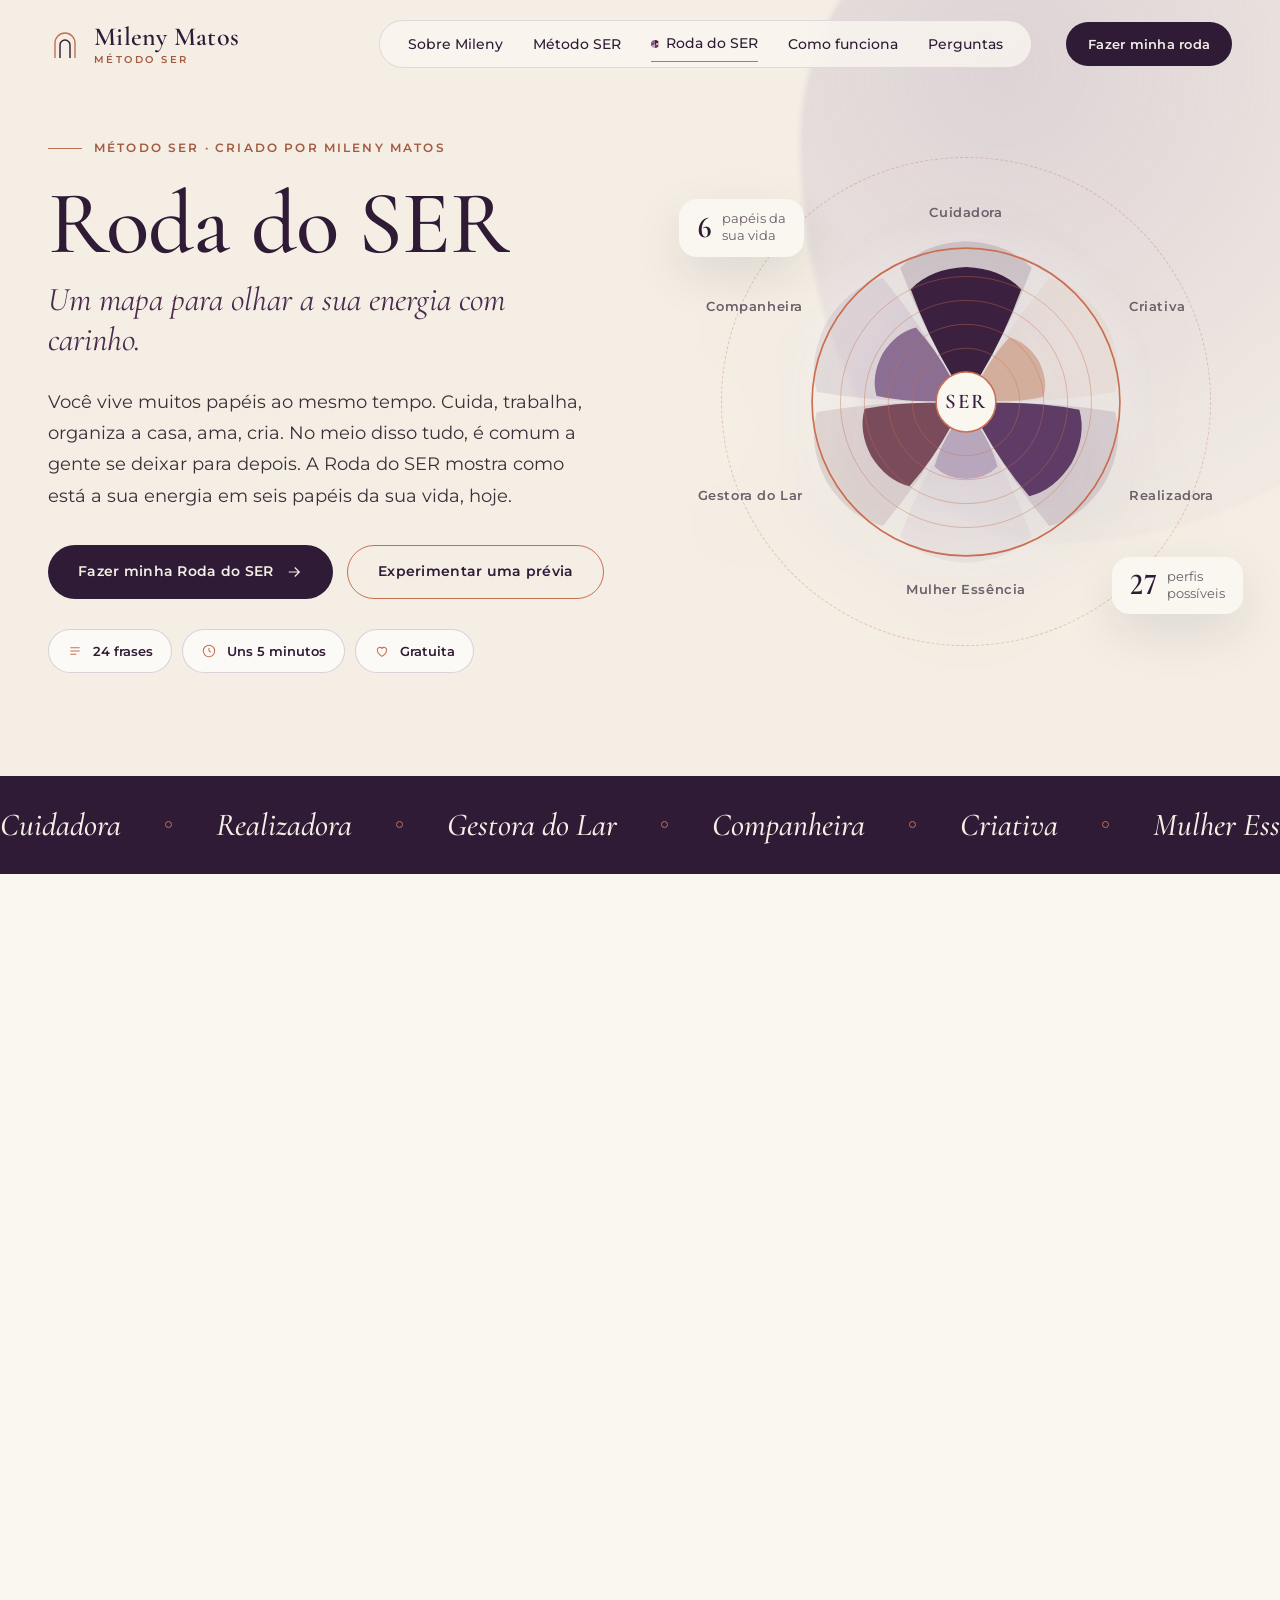
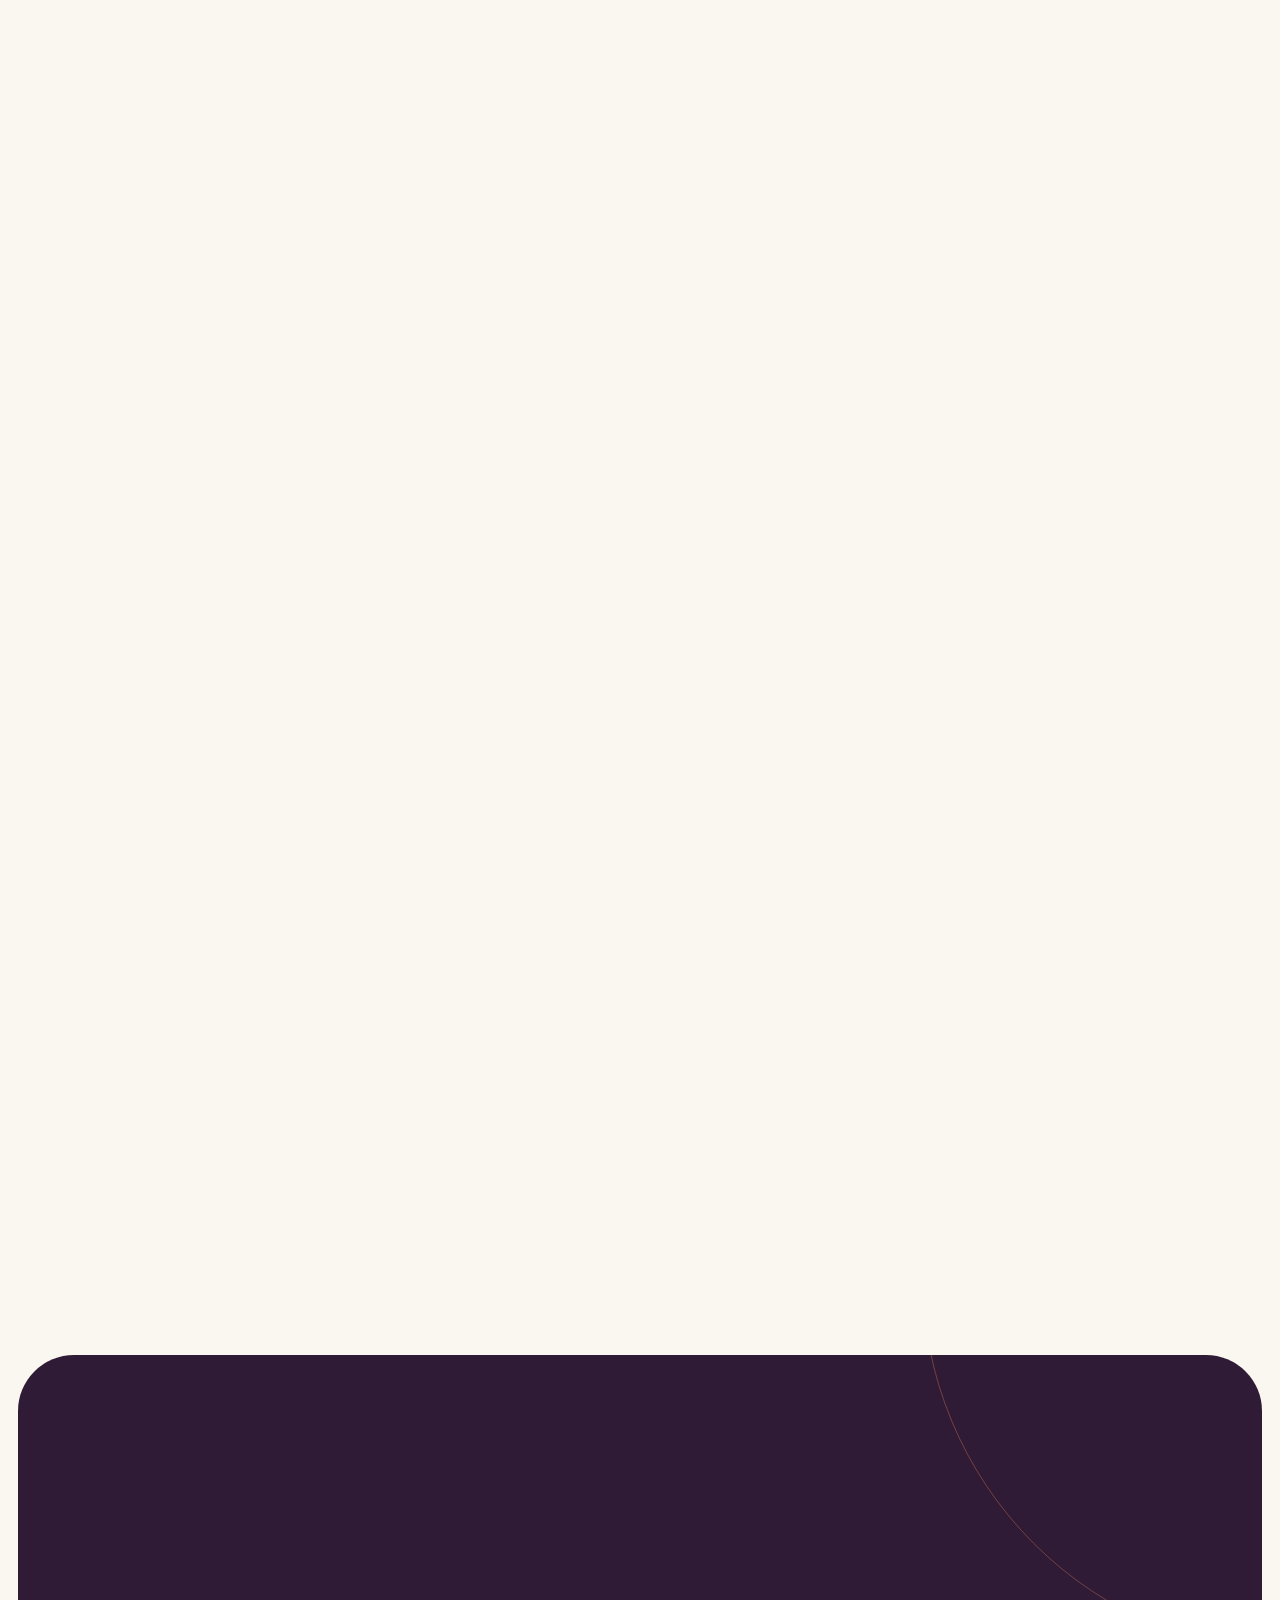
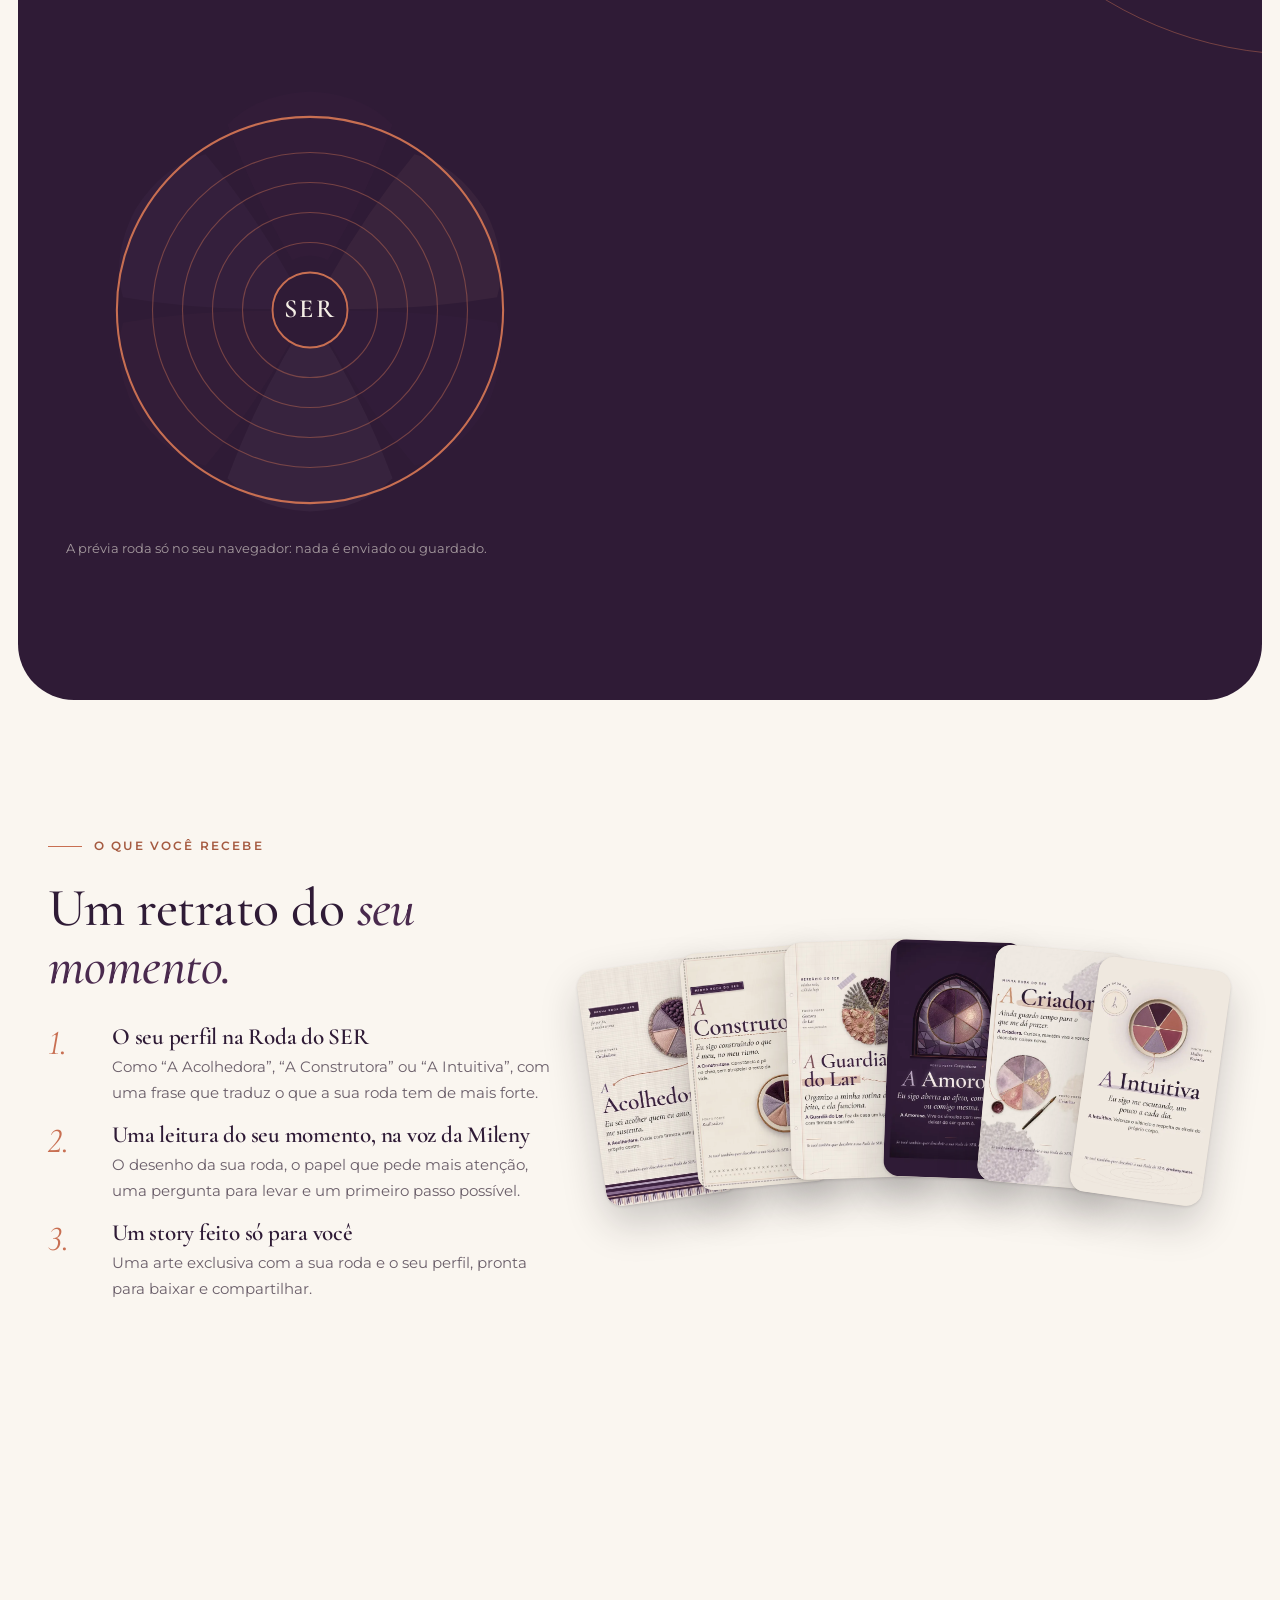
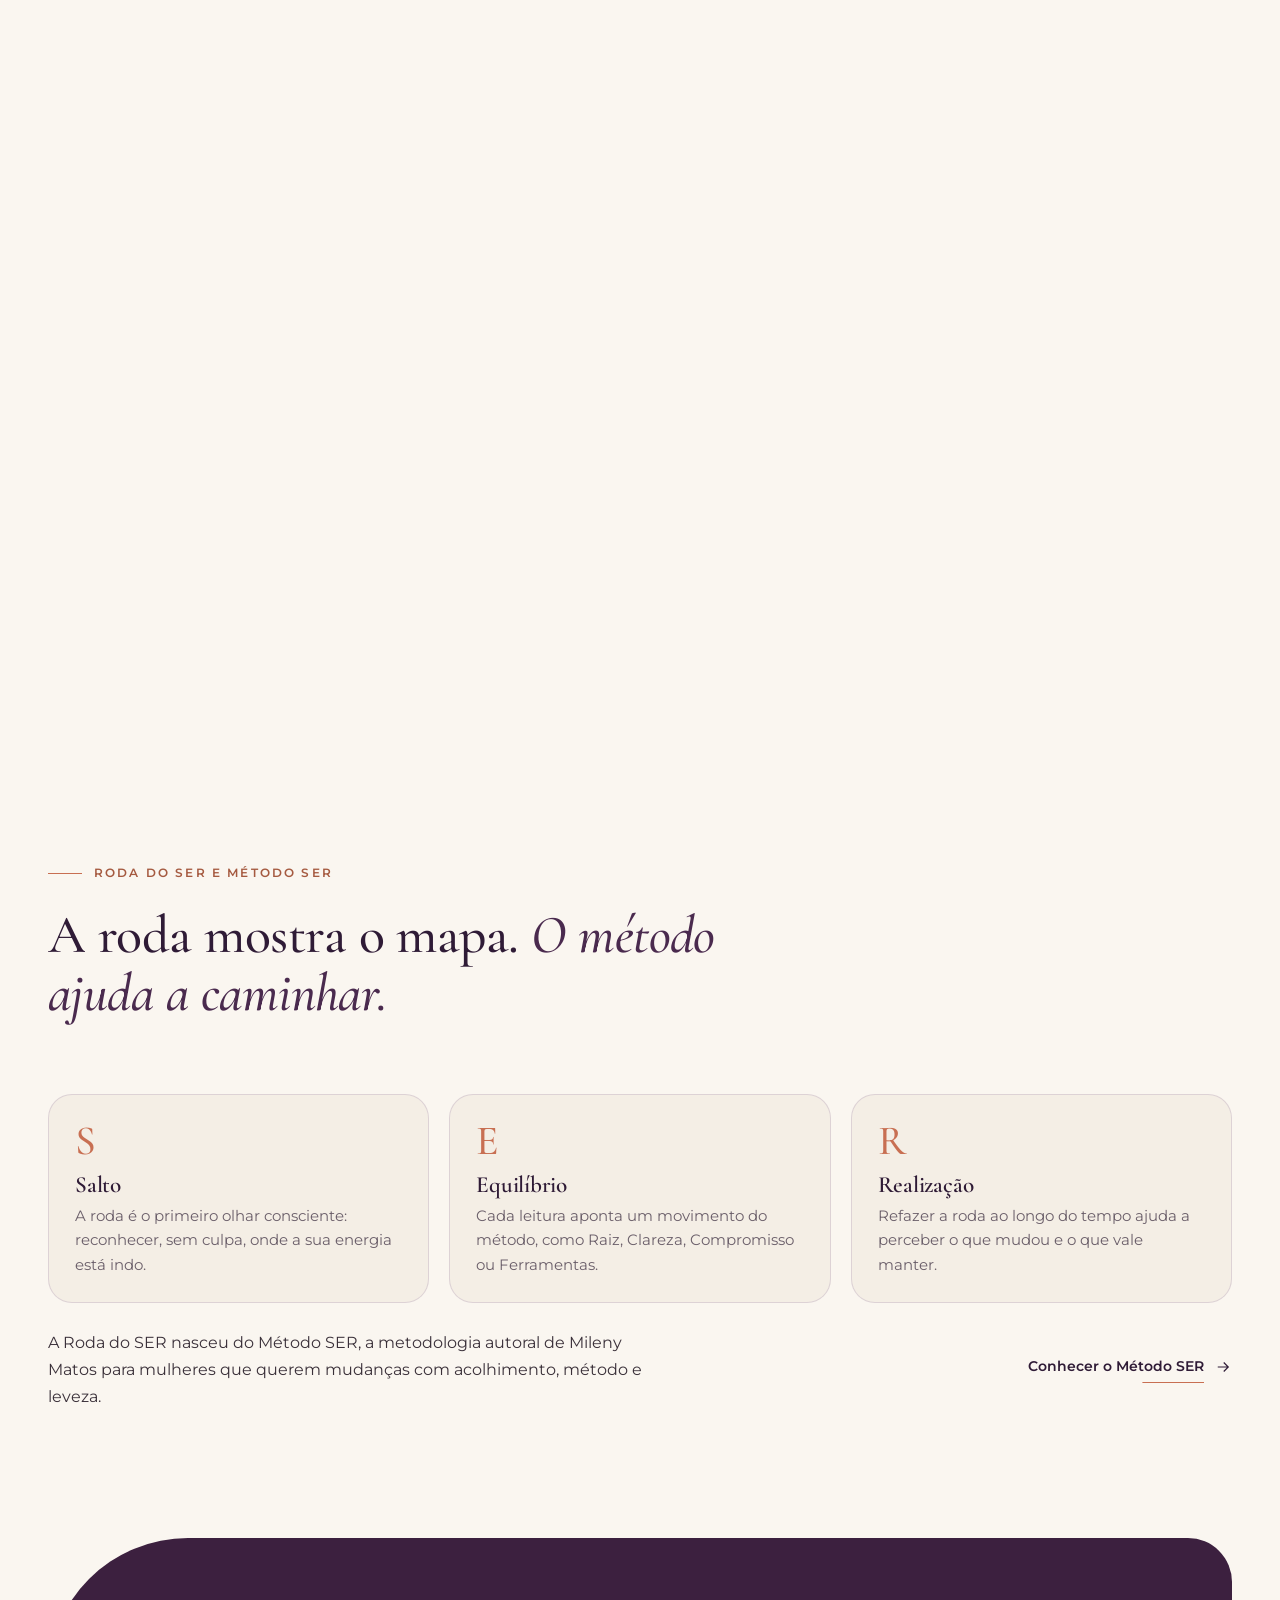
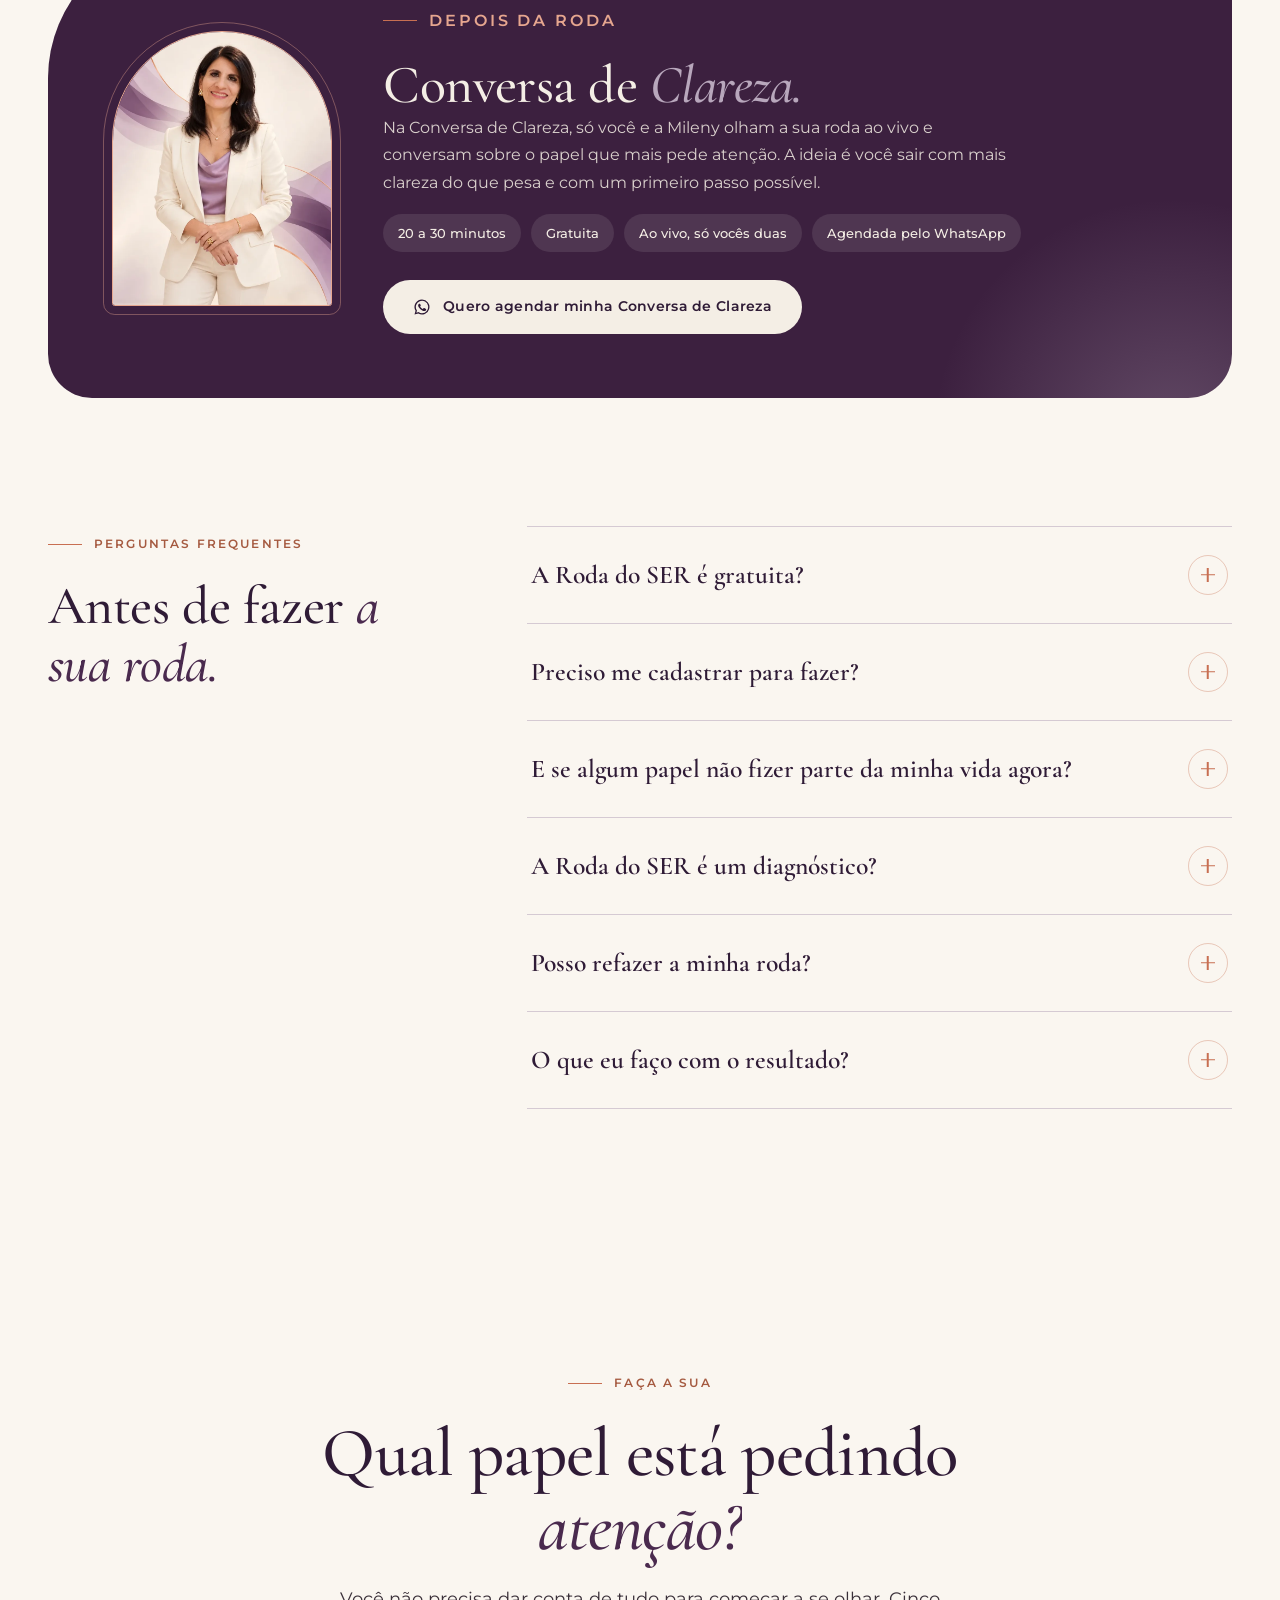
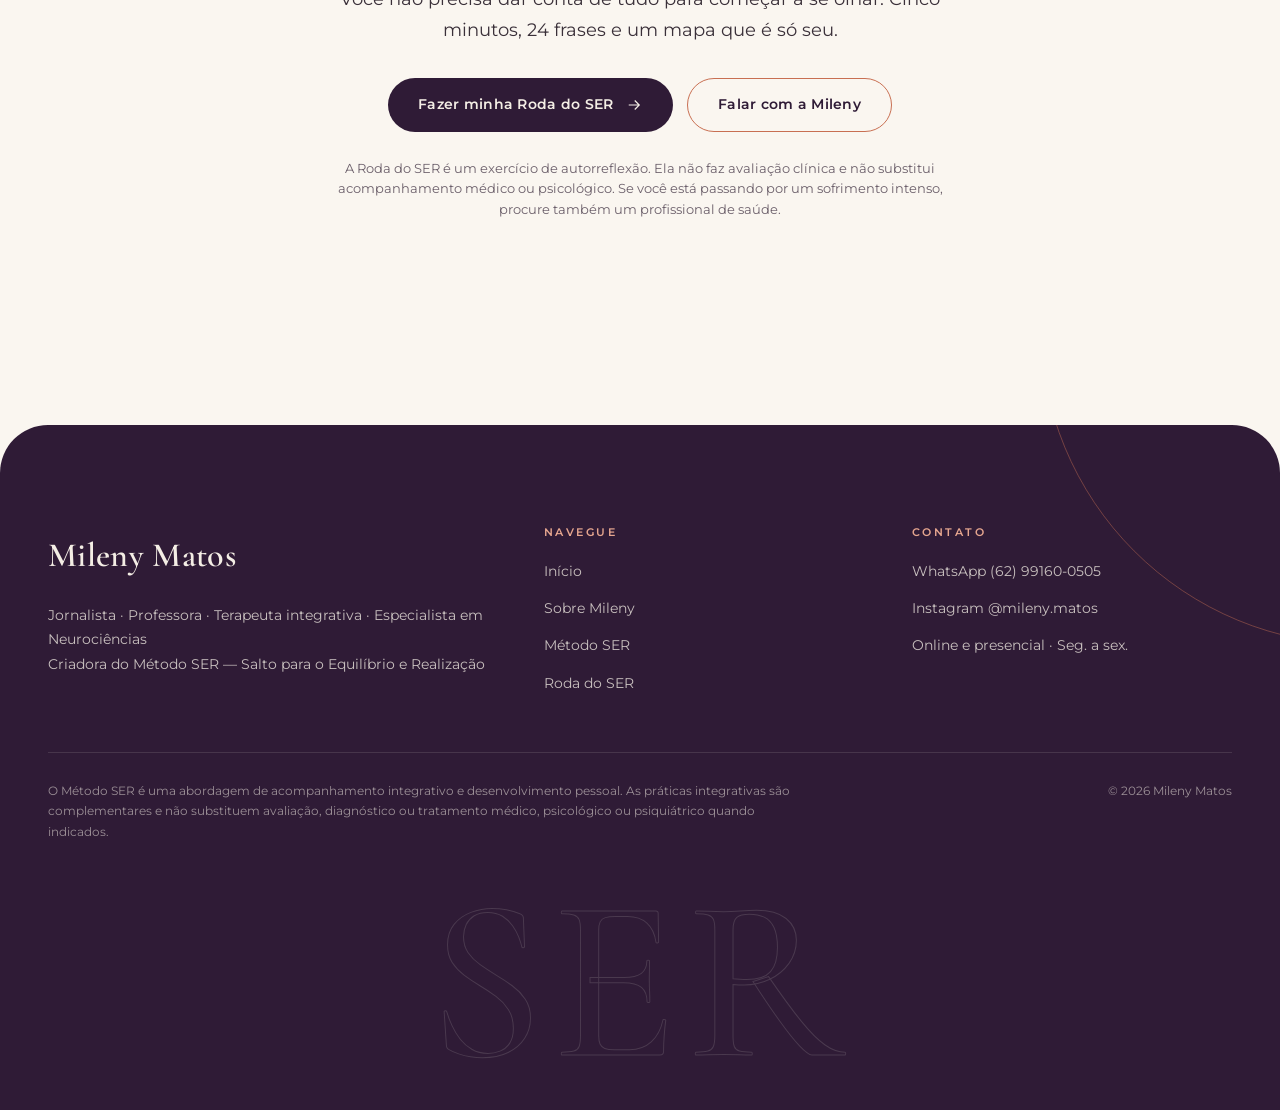
<file: roda-do-ser.html>
<!doctype html>
<html lang="pt-BR">
<head>
  <meta charset="utf-8">
  <meta name="viewport" content="width=device-width, initial-scale=1, viewport-fit=cover">
  <title>Roda do SER · Descubra qual papel está pedindo atenção · Mileny Matos</title>
  <meta name="description" content="Roda do SER: 24 frases, uns 5 minutos, gratuita. Descubra como está a sua energia em seis papéis da sua vida, receba uma leitura do seu momento e um story feito só para você. Por Mileny Matos, criadora do Método SER.">
  <meta name="theme-color" content="#2F1B36">
  <link rel="canonical" href="https://milenymatos.com.br/roda-do-ser.html">
  <meta property="og:type" content="website">
  <meta property="og:locale" content="pt_BR">
  <meta property="og:title" content="Roda do SER · Mileny Matos">
  <meta property="og:description" content="Um mapa para olhar a sua energia com carinho. 24 frases, uns 5 minutos, gratuita.">
  <meta property="og:image" content="assets/img/roda/og-roda-do-ser.jpg">
  <link rel="icon" href="data:image/svg+xml,%3Csvg xmlns='http://www.w3.org/2000/svg' viewBox='0 0 40 40'%3E%3Crect width='40' height='40' rx='20' fill='%232F1B36'/%3E%3Cpath d='M11 31V19a9 9 0 0 1 18 0v12' fill='none' stroke='%23C86F52' stroke-width='2'/%3E%3C/svg%3E">

  <link rel="preconnect" href="https://fonts.googleapis.com">
  <link rel="preconnect" href="https://fonts.gstatic.com" crossorigin>
  <link href="https://fonts.googleapis.com/css2?family=Cormorant+Garamond:ital,wght@0,500;0,600;1,500;1,600&family=Montserrat:wght@400;500;600&display=swap" rel="stylesheet">
  <link rel="stylesheet" href="assets/css/style.css">
</head>
<body>
  <a class="skip-link" href="#conteudo">Pular para o conteúdo</a>

  <div class="curtain" aria-hidden="true">
    <div class="curtain-inner">
      <svg viewBox="0 0 84 84" fill="none"><path d="M18 76V42a24 24 0 0 1 48 0v34" stroke="#C86F52" stroke-width="1.4"/></svg>
      <div class="curtain-name">Roda do SER</div>
      <div class="curtain-sub">Um mapa da sua energia</div>
    </div>
  </div>

  <div class="scroll-progress" aria-hidden="true"></div>

  <header class="site-header">
    <div class="container">
      <a class="brand" href="index.html" aria-label="Mileny Matos — início">
        <svg class="brand-mark" viewBox="0 0 34 34" fill="none" aria-hidden="true"><path d="M7 31V16a10 10 0 0 1 20 0v15" stroke="#C86F52" stroke-width="1.4"/><path d="M12 31V18a5 5 0 0 1 10 0v13" stroke="#2F1B36" stroke-width="1.4"/></svg>
        <span class="brand-text"><span class="brand-name">Mileny Matos</span><span class="brand-sub">Método SER</span></span>
      </a>
      <nav class="nav" aria-label="Principal">
        <ul class="nav-list">
          <li><a href="index.html#sobre">Sobre Mileny</a></li>
          <li><a href="metodo-ser.html">Método SER</a></li>
          <li><a class="nav-roda" href="roda-do-ser.html" aria-current="page">Roda do SER</a></li>
          <li><a href="#como-funciona">Como funciona</a></li>
          <li><a href="#perguntas">Perguntas</a></li>
        </ul>
        <a class="btn btn-sm" href="https://milenymatos.github.io/roda-do-ser/" data-app-link data-magnetic>Fazer minha roda</a>
        <button class="menu-toggle" aria-label="Abrir menu" aria-expanded="false" aria-controls="menu-mobile"><span></span><span></span></button>
      </nav>
    </div>
  </header>

  <div class="mobile-menu" id="menu-mobile">
    <ol>
      <li><a href="index.html">Início</a></li>
      <li><a href="metodo-ser.html">Método SER</a></li>
      <li><a href="#papeis">Os seis papéis</a></li>
      <li><a href="#como-funciona">Como funciona</a></li>
      <li><a href="#conversa">Conversa de Clareza</a></li>
      <li><a href="#perguntas">Perguntas</a></li>
    </ol>
    <a class="btn" href="https://milenymatos.github.io/roda-do-ser/" data-app-link>Fazer minha Roda do SER</a>
    <p class="mobile-menu-foot">24 frases · uns 5 minutos · gratuita</p>
  </div>

  <main id="conteudo">

    <!-- Hero -->
    <section class="rd-hero" aria-labelledby="rd-title">
      <div class="wave-blob" data-parallax="0.08" aria-hidden="true"></div>
      <div class="container rd-hero-grid">
        <div>
          <p class="eyebrow" data-reveal>Método SER · criado por Mileny Matos</p>
          <h1 id="rd-title" data-split>Roda do SER</h1>
          <p class="rd-hero-sub" data-reveal style="--d:.3s">Um mapa para olhar a sua energia com carinho.</p>
          <p class="lead" data-reveal style="--d:.4s">Você vive muitos papéis ao mesmo tempo. Cuida, trabalha, organiza a casa, ama, cria. No meio disso tudo, é comum a gente se deixar para depois. A Roda do SER mostra como está a sua energia em seis papéis da sua vida, hoje.</p>
          <div class="hero-ctas" data-reveal style="--d:.5s">
            <a class="btn" href="https://milenymatos.github.io/roda-do-ser/" data-app-link data-magnetic>Fazer minha Roda do SER <svg class="btn-icon" viewBox="0 0 24 24" fill="none" stroke="currentColor" stroke-width="1.6" aria-hidden="true"><path d="M5 12h14M13 6l6 6-6 6"/></svg></a>
            <a class="btn btn-outline" href="#previa" data-magnetic>Experimentar uma prévia</a>
          </div>
          <div class="rd-facts" data-stagger="0.08">
            <span class="rd-fact"><svg viewBox="0 0 24 24" fill="none" stroke="currentColor" stroke-width="1.6" aria-hidden="true"><path d="M5 7h14M5 12h14M5 17h9"/></svg>24 frases</span>
            <span class="rd-fact"><svg viewBox="0 0 24 24" fill="none" stroke="currentColor" stroke-width="1.6" aria-hidden="true"><circle cx="12" cy="12" r="8.5"/><path d="M12 7.5V12l3 2"/></svg>Uns 5 minutos</span>
            <span class="rd-fact"><svg viewBox="0 0 24 24" fill="none" stroke="currentColor" stroke-width="1.6" aria-hidden="true"><path d="M12 20s-7-4.2-7-9.5A4 4 0 0 1 12 8a4 4 0 0 1 7 2.5C19 15.8 12 20 12 20Z"/></svg>Gratuita</span>
          </div>
        </div>
        <div class="rd-stage" data-reveal="scale" style="--d:.2s">
          <div class="wheel" data-wheel="cycle" data-labels="true"></div>
          <div class="rd-badge b1"><strong>6</strong><span>papéis da<br>sua vida</span></div>
          <div class="rd-badge b2"><strong>27</strong><span>perfis<br>possíveis</span></div>
        </div>
      </div>
    </section>

    <div class="marquee" aria-hidden="true">
      <div class="marquee-track">
        <div class="marquee-group">
          <span class="marquee-item">Cuidadora</span><span class="marquee-dot"></span>
          <span class="marquee-item">Realizadora</span><span class="marquee-dot"></span>
          <span class="marquee-item">Gestora do Lar</span><span class="marquee-dot"></span>
          <span class="marquee-item">Companheira</span><span class="marquee-dot"></span>
          <span class="marquee-item">Criativa</span><span class="marquee-dot"></span>
          <span class="marquee-item">Mulher Essência</span><span class="marquee-dot"></span>
        </div>
        <div class="marquee-group">
          <span class="marquee-item">Cuidadora</span><span class="marquee-dot"></span>
          <span class="marquee-item">Realizadora</span><span class="marquee-dot"></span>
          <span class="marquee-item">Gestora do Lar</span><span class="marquee-dot"></span>
          <span class="marquee-item">Companheira</span><span class="marquee-dot"></span>
          <span class="marquee-item">Criativa</span><span class="marquee-dot"></span>
          <span class="marquee-item">Mulher Essência</span><span class="marquee-dot"></span>
        </div>
      </div>
    </div>

    <!-- Os seis papéis -->
    <section class="section rd-roles" id="papeis" aria-labelledby="pap-title">
      <div class="container">
        <div class="section-head">
          <p class="eyebrow" data-reveal>Os seis papéis da roda</p>
          <h2 id="pap-title" class="h-section" data-split>Seis papéis, <em>uma só mulher.</em></h2>
          <p class="lead" data-reveal>Cada pétala é uma parte da sua vida. Toque em um papel para ver o que ele olha, uma das frases da roda e o perfil que ele pode revelar.</p>
        </div>
        <div class="rd-roles-grid">
          <div class="wheel" data-wheel="explorer" data-reveal="scale"></div>
          <div data-reveal>
            <div class="rd-tabs" role="tablist" aria-label="Papéis da Roda do SER">
              <button type="button" class="rd-tab" role="tab" data-role-tab="cuidadora" style="--c:#3C203F" aria-selected="false" tabindex="-1"><i></i>Cuidadora</button>
              <button type="button" class="rd-tab" role="tab" data-role-tab="realizadora" style="--c:#5E3C66" aria-selected="false" tabindex="-1"><i></i>Realizadora</button>
              <button type="button" class="rd-tab" role="tab" data-role-tab="gestora" style="--c:#7A4B5A" aria-selected="false" tabindex="-1"><i></i>Gestora do Lar</button>
              <button type="button" class="rd-tab" role="tab" data-role-tab="companheira" style="--c:#8C6E93" aria-selected="false" tabindex="-1"><i></i>Companheira</button>
              <button type="button" class="rd-tab" role="tab" data-role-tab="criativa" style="--c:#D4AE9C" aria-selected="false" tabindex="-1"><i></i>Criativa</button>
              <button type="button" class="rd-tab" role="tab" data-role-tab="essencia" style="--c:#B8A7BC" aria-selected="false" tabindex="-1"><i></i>Mulher Essência</button>
            </div>
            <div class="rd-panel" data-role-panel role="tabpanel" aria-live="polite">
              <h3 data-f="nome">A Cuidadora</h3>
              <p class="rd-sub" data-f="sub"></p>
              <p data-f="desc"></p>
              <p class="rd-quote"><small>Uma das frases da roda</small><span data-f="frase"></span></p>
              <div class="rd-meta">
                <div><small>Perfil da família</small><b data-f="perfil"></b></div>
                <div><small>Arte do story</small><b data-f="arte"></b></div>
              </div>
              <p class="rd-metodo">No Método SER: <span data-f="metodo"></span></p>
            </div>
          </div>
        </div>
      </div>
    </section>

    <!-- Como funciona -->
    <section class="section" id="como-funciona" aria-labelledby="cf-title">
      <div class="container">
        <div class="section-head">
          <p class="eyebrow" data-reveal>Como funciona</p>
          <h2 id="cf-title" class="h-section" data-split>São 24 frases, <em>uns 5 minutos.</em></h2>
          <p class="lead" data-reveal>Para cada frase, você escolhe um número de 1 a 10. Não existe resposta certa: vale o que é verdade para você agora.</p>
        </div>
        <div class="rd-steps" data-stagger="0.12">
          <article class="rd-step"><h3>Responda</h3><p>Quatro frases para cada um dos seis papéis. Quanto mais perto do 10, mais a frase descreve o seu momento.</p></article>
          <article class="rd-step"><h3>Veja a sua roda</h3><p>Cada papel recebe uma nota, e as pétalas desenham o mapa da sua energia hoje: onde ela sobra e onde está faltando.</p></article>
          <article class="rd-step"><h3>Descubra o seu perfil</h3><p>O papel mais preservado, combinado com o desenho da sua roda, revela um entre 27 perfis, com uma frase que é sua.</p></article>
        </div>
        <div class="rd-axes" data-reveal>
          <h3>Cada papel é olhado por dois ângulos</h3>
          <p><strong>Energia:</strong> você tem fôlego para o que esse papel pede? Quando é ela que falta, o que pesa é o <em>cansaço</em>.</p>
          <p><strong>Lugar para você:</strong> você se inclui nesse papel? Quando é isso que falta, o que aparece é o <em>autoabandono</em>.</p>
        </div>
      </div>
    </section>

    <!-- Prévia interativa -->
    <section class="section rd-demo-wrap" id="previa" aria-labelledby="pv-title">
      <div class="container">
        <div class="rd-demo" data-demo>
          <div>
            <p class="eyebrow" data-reveal>Experimente agora</p>
            <h2 id="pv-title" class="h-section" data-split>Uma prévia da <em>sua roda.</em></h2>
            <p class="lead" data-reveal style="margin-top:18px">Responda 6 das 24 frases, uma de cada papel, e veja as pétalas ganharem forma.</p>
            <div class="wheel" data-wheel="demo" data-reveal="scale" style="margin-top:28px"></div>
          </div>
          <div class="rd-card" data-reveal="right">
            <div class="rd-progress"><span><i data-d="bar"></i></span><span data-d="cont">1 de 6</span></div>
            <div class="rd-q" data-demo-q>
              <h3 data-d="nome">A Cuidadora</h3>
              <p class="rd-frase" data-d="frase"></p>
              <div class="rd-scale" role="radiogroup" aria-label="Escolha de 1 a 10" data-demo-scale></div>
              <div class="rd-ends"><span><b>1</b><span data-d="r1"></span></span><span><b>10</b><span data-d="r10"></span></span></div>
              <div class="rd-q-nav"><button type="button" data-demo-back hidden>Voltar</button></div>
            </div>
            <div class="rd-done" data-demo-done hidden aria-live="polite">
              <h3>Esse é o começo do seu mapa.</h3>
              <p data-d="leitura"></p>
              <p>A roda completa, com as 24 frases, mostra o seu perfil, uma leitura do seu momento na voz da Mileny e um story feito só para você.</p>
              <div class="hero-ctas"><a class="btn" href="https://milenymatos.github.io/roda-do-ser/" data-app-link>Fazer a roda completa <svg class="btn-icon" viewBox="0 0 24 24" fill="none" stroke="currentColor" stroke-width="1.6" aria-hidden="true"><path d="M5 12h14M13 6l6 6-6 6"/></svg></a></div>
              <button type="button" class="rd-reset" data-demo-reset>Refazer a prévia</button>
            </div>
          </div>
        </div>
        <p class="rd-demo-note" data-reveal>A prévia roda só no seu navegador: nada é enviado ou guardado.</p>
      </div>
    </section>

    <!-- O que você recebe -->
    <section class="section" aria-labelledby="rc-title">
      <div class="container rd-receive-grid">
        <div>
          <p class="eyebrow" data-reveal>O que você recebe</p>
          <h2 id="rc-title" class="h-section" data-split>Um retrato do <em>seu momento.</em></h2>
          <ol class="rd-list" data-stagger="0.12">
            <li><div><h3>O seu perfil na Roda do SER</h3><p>Como “A Acolhedora”, “A Construtora” ou “A Intuitiva”, com uma frase que traduz o que a sua roda tem de mais forte.</p></div></li>
            <li><div><h3>Uma leitura do seu momento, na voz da Mileny</h3><p>O desenho da sua roda, o papel que pede mais atenção, uma pergunta para levar e um primeiro passo possível.</p></div></li>
            <li><div><h3>Um story feito só para você</h3><p>Uma arte exclusiva com a sua roda e o seu perfil, pronta para baixar e compartilhar.</p></div></li>
          </ol>
        </div>
        <div class="rd-deck" data-reveal="scale">
            <figure class="rd-story" style="--r:-8deg;--y:22px"><img src="assets/img/roda/story-cuidadora.webp" width="420" height="747" loading="lazy" alt="Story da Roda do SER: A Acolhedora, arte em tecelagem"><figcaption>A Acolhedora · Tecelagem</figcaption></figure>
            <figure class="rd-story" style="--r:-5deg;--y:8px"><img src="assets/img/roda/story-realizadora.webp" width="420" height="747" loading="lazy" alt="Story da Roda do SER: A Construtora, arte em bordado"><figcaption>A Construtora · Bordado</figcaption></figure>
            <figure class="rd-story" style="--r:-2deg;--y:0px"><img src="assets/img/roda/story-gestora.webp" width="420" height="747" loading="lazy" alt="Story da Roda do SER: A Guardiã do Lar, arte em flores prensadas"><figcaption>A Guardiã do Lar · Flores prensadas</figcaption></figure>
            <figure class="rd-story" style="--r:2deg;--y:0px"><img src="assets/img/roda/story-companheira.webp" width="420" height="747" loading="lazy" alt="Story da Roda do SER: A Amorosa, arte em vitral"><figcaption>A Amorosa · Vitral</figcaption></figure>
            <figure class="rd-story" style="--r:5deg;--y:8px"><img src="assets/img/roda/story-criativa.webp" width="420" height="747" loading="lazy" alt="Story da Roda do SER: A Criadora, arte em aquarela e ouro"><figcaption>A Criadora · Aquarela e ouro</figcaption></figure>
            <figure class="rd-story" style="--r:8deg;--y:22px"><img src="assets/img/roda/story-essencia.webp" width="420" height="747" loading="lazy" alt="Story da Roda do SER: A Intuitiva, arte em cerâmica"><figcaption>A Intuitiva · Cerâmica</figcaption></figure>
        </div>
      </div>
    </section>

    <!-- Quatro desenhos -->
    <section class="section rd-roles" aria-labelledby="ds-title">
      <div class="container">
        <div class="section-head center">
          <p class="eyebrow" data-reveal>O desenho da sua roda</p>
          <h2 id="ds-title" class="h-section" data-split>Toda roda conta <em>uma história.</em></h2>
          <p class="lead" data-reveal>O formato das pétalas mostra como a sua energia está distribuída. Os exemplos abaixo são ilustrativos.</p>
        </div>
        <div class="rd-patterns" data-stagger="0.1">
          <article class="rd-pattern"><div class="wheel" data-wheel-pattern="retraida"></div><h3>Retraída</h3><p>Quase todos os papéis pedindo mais energia do que você tem. Fala de sobrecarga, não de quem você é.</p></article>
          <article class="rd-pattern"><div class="wheel" data-wheel-pattern="irregular"></div><h3>Irregular</h3><p>Papéis bem nutridos ao lado de outros desgastados. Mostra onde você tem se colocado por último.</p></article>
          <article class="rd-pattern"><div class="wheel" data-wheel-pattern="equilibrada"></div><h3>Equilibrada</h3><p>Os papéis na faixa do meio: você está dando conta, mas com pouca folga.</p></article>
          <article class="rd-pattern"><div class="wheel" data-wheel-pattern="expandida"></div><h3>Expandida</h3><p>Uma roda ampla e nutrida na maioria dos papéis. Vale reconhecer o que tem ajudado.</p></article>
        </div>
      </div>
    </section>

    <!-- Ponte com o Método SER -->
    <section class="section" aria-labelledby="pt-title">
      <div class="container">
        <div class="section-head">
          <p class="eyebrow" data-reveal>Roda do SER e Método SER</p>
          <h2 id="pt-title" class="h-section" data-split>A roda mostra o mapa. <em>O método ajuda a caminhar.</em></h2>
        </div>
        <div class="rd-bridge" data-stagger="0.12">
          <div><b>S</b><h3>Salto</h3><p>A roda é o primeiro olhar consciente: reconhecer, sem culpa, onde a sua energia está indo.</p></div>
          <div><b>E</b><h3>Equilíbrio</h3><p>Cada leitura aponta um movimento do método, como Raiz, Clareza, Compromisso ou Ferramentas.</p></div>
          <div><b>R</b><h3>Realização</h3><p>Refazer a roda ao longo do tempo ajuda a perceber o que mudou e o que vale manter.</p></div>
        </div>
        <div class="rd-bridge-foot" data-reveal>
          <p>A Roda do SER nasceu do Método SER, a metodologia autoral de Mileny Matos para mulheres que querem mudanças com acolhimento, método e leveza.</p>
          <a class="link-arrow" href="metodo-ser.html">Conhecer o Método SER <svg viewBox="0 0 24 24" fill="none" stroke="currentColor" stroke-width="1.6" aria-hidden="true"><path d="M5 12h14M13 6l6 6-6 6"/></svg></a>
        </div>
      </div>
    </section>

    <!-- Conversa de Clareza -->
    <section class="section" id="conversa" aria-labelledby="cc-title" style="padding-top:0">
      <div class="container">
        <div class="rd-clareza" data-reveal="scale">
          <div class="rd-clareza-photo"><img src="assets/img/mileny-sobre-800.webp" width="800" height="1000" loading="lazy" alt="Mileny Matos sorrindo, de terninho marfim"></div>
          <div>
            <p class="eyebrow">Depois da roda</p>
            <h2 id="cc-title" class="h-section">Conversa de <em>Clareza.</em></h2>
            <p>Na Conversa de Clareza, só você e a Mileny olham a sua roda ao vivo e conversam sobre o papel que mais pede atenção. A ideia é você sair com mais clareza do que pesa e com um primeiro passo possível.</p>
            <ul><li>20 a 30 minutos</li><li>Gratuita</li><li>Ao vivo, só vocês duas</li><li>Agendada pelo WhatsApp</li></ul>
            <a class="btn btn-light" href="https://wa.me/5562991600505?text=Ol%C3%A1%2C%20Mileny!%20Fiz%20a%20minha%20Roda%20do%20SER%20e%20quero%20agendar%20minha%20Conversa%20de%20Clareza." target="_blank" rel="noopener" data-magnetic><svg class="btn-icon" viewBox="0 0 24 24" fill="currentColor" aria-hidden="true"><path d="M12 2a10 10 0 0 0-8.6 15.1L2 22l5-1.3A10 10 0 1 0 12 2Zm0 18.2a8.2 8.2 0 0 1-4.2-1.2l-.3-.2-3 .8.8-2.9-.2-.3A8.2 8.2 0 1 1 12 20.2Zm4.5-6.1c-.2-.1-1.5-.7-1.7-.8s-.4-.1-.6.1-.7.8-.8 1-.3.2-.5.1a6.7 6.7 0 0 1-3.3-2.9c-.3-.4.3-.4.7-1.4.1-.2 0-.3 0-.4l-.8-1.8c-.2-.5-.4-.4-.6-.4h-.5a1 1 0 0 0-.7.3 3 3 0 0 0-.9 2.2 5.2 5.2 0 0 0 1.1 2.7 11.8 11.8 0 0 0 4.5 4c1.7.7 2.3.8 3.2.6a2.7 2.7 0 0 0 1.8-1.2 2.2 2.2 0 0 0 .1-1.3c0-.1-.2-.2-.5-.3Z"/></svg>Quero agendar minha Conversa de Clareza</a>
          </div>
        </div>
      </div>
    </section>

    <!-- FAQ -->
    <section class="section" id="perguntas" aria-labelledby="rfaq-title" style="padding-top:0">
      <div class="container faq-grid">
        <div class="faq-head">
          <p class="eyebrow" data-reveal>Perguntas frequentes</p>
          <h2 id="rfaq-title" class="h-section" data-split>Antes de fazer <em>a sua roda.</em></h2>
        </div>
        <div class="faq-list" data-stagger="0.08">
          <div class="faq-item">
            <button class="faq-q" aria-expanded="false" aria-controls="rfaq-1">A Roda do SER é gratuita?<span class="faq-icon" aria-hidden="true"></span></button>
            <div class="faq-a" id="rfaq-1" role="region"><div><p>Sim. Você responde as 24 frases, descobre o seu perfil, recebe a leitura do seu momento e baixa o seu story sem pagar nada. A Conversa de Clareza com a Mileny também é gratuita.</p></div></div>
          </div>
          <div class="faq-item">
            <button class="faq-q" aria-expanded="false" aria-controls="rfaq-2">Preciso me cadastrar para fazer?<span class="faq-icon" aria-hidden="true"></span></button>
            <div class="faq-a" id="rfaq-2" role="region"><div><p>Não. O site não guarda as suas respostas. No final, existe um formulário opcional, “Quer guardar a sua roda?”, para quem quiser que a Mileny guarde o resultado e entre em contato. Ele só é enviado com o seu consentimento, seguindo a LGPD.</p></div></div>
          </div>
          <div class="faq-item">
            <button class="faq-q" aria-expanded="false" aria-controls="rfaq-3">E se algum papel não fizer parte da minha vida agora?<span class="faq-icon" aria-hidden="true"></span></button>
            <div class="faq-a" id="rfaq-3" role="region"><div><p>No papel da Companheira, você pode marcar “Este papel não se aplica a mim no momento”. Ele vale para quem está numa relação e para quem não está, incluindo a relação que você tem consigo mesma.</p></div></div>
          </div>
          <div class="faq-item">
            <button class="faq-q" aria-expanded="false" aria-controls="rfaq-4">A Roda do SER é um diagnóstico?<span class="faq-icon" aria-hidden="true"></span></button>
            <div class="faq-a" id="rfaq-4" role="region"><div><p>Não. A Roda do SER é um exercício de autorreflexão. Ela não faz avaliação clínica e não substitui acompanhamento médico ou psicológico. Se você está passando por um sofrimento intenso, procure também um profissional de saúde.</p></div></div>
          </div>
          <div class="faq-item">
            <button class="faq-q" aria-expanded="false" aria-controls="rfaq-5">Posso refazer a minha roda?<span class="faq-icon" aria-hidden="true"></span></button>
            <div class="faq-a" id="rfaq-5" role="region"><div><p>Pode, e vale a pena. A roda muda com as fases da vida, e refazê-la de tempos em tempos ajuda a perceber cedo quando algo começa a pesar.</p></div></div>
          </div>
          <div class="faq-item">
            <button class="faq-q" aria-expanded="false" aria-controls="rfaq-6">O que eu faço com o resultado?<span class="faq-icon" aria-hidden="true"></span></button>
            <div class="faq-a" id="rfaq-6" role="region"><div><p>Se fizer sentido, poste o seu story e marque @mileny.matos. E, se quiser entender o que a sua roda mostra, agende a sua Conversa de Clareza pelo WhatsApp.</p></div></div>
          </div>
        </div>
      </div>
    </section>

    <!-- Chamada final -->
    <section class="section rd-final rd-roles" aria-labelledby="fn-title">
      <div class="container">
        <p class="eyebrow" data-reveal style="justify-content:center">Faça a sua</p>
        <h2 id="fn-title" class="h-display" data-split>Qual papel está pedindo <em>atenção?</em></h2>
        <p class="lead" data-reveal>Você não precisa dar conta de tudo para começar a se olhar. Cinco minutos, 24 frases e um mapa que é só seu.</p>
        <div class="hero-ctas" data-reveal>
          <a class="btn" href="https://milenymatos.github.io/roda-do-ser/" data-app-link data-magnetic>Fazer minha Roda do SER <svg class="btn-icon" viewBox="0 0 24 24" fill="none" stroke="currentColor" stroke-width="1.6" aria-hidden="true"><path d="M5 12h14M13 6l6 6-6 6"/></svg></a>
          <a class="btn btn-outline" href="https://wa.me/5562991600505?text=Ol%C3%A1%2C%20Mileny!%20Fiz%20a%20minha%20Roda%20do%20SER%20e%20quero%20agendar%20minha%20Conversa%20de%20Clareza." target="_blank" rel="noopener">Falar com a Mileny</a>
        </div>
        <p class="micro" data-reveal>A Roda do SER é um exercício de autorreflexão. Ela não faz avaliação clínica e não substitui acompanhamento médico ou psicológico. Se você está passando por um sofrimento intenso, procure também um profissional de saúde.</p>
      </div>
    </section>
  </main>

  <footer class="site-footer">
    <div class="container">
      <div class="footer-top">
        <div class="footer-sign">
          <span class="brand-name">Mileny Matos</span>
          <p>Jornalista · Professora · Terapeuta integrativa · Especialista em Neurociências<br>Criadora do Método SER — Salto para o Equilíbrio e Realização</p>
        </div>
        <div class="footer-col">
          <h4>Navegue</h4>
          <ul>
            <li><a href="index.html">Início</a></li>
            <li><a href="index.html#sobre">Sobre Mileny</a></li>
            <li><a href="metodo-ser.html">Método SER</a></li>
            <li><a href="roda-do-ser.html">Roda do SER</a></li>
          </ul>
        </div>
        <div class="footer-col">
          <h4>Contato</h4>
          <ul>
            <li><a href="https://wa.me/5562991600505" target="_blank" rel="noopener">WhatsApp (62) 99160-0505</a></li>
            <li><a href="https://www.instagram.com/mileny.matos/" target="_blank" rel="noopener">Instagram @mileny.matos</a></li>
            <li><span>Online e presencial · Seg. a sex.</span></li>
          </ul>
        </div>
      </div>
      <div class="footer-legal">
        <p>O Método SER é uma abordagem de acompanhamento integrativo e desenvolvimento pessoal. As práticas integrativas são complementares e não substituem avaliação, diagnóstico ou tratamento médico, psicológico ou psiquiátrico quando indicados.</p>
        <p>© <span data-year>2026</span> Mileny Matos</p>
      </div>
      <div class="footer-word" aria-hidden="true">SER</div>
    </div>
  </footer>

  <a class="wa-float" href="https://wa.me/5562991600505?text=Ol%C3%A1%2C%20Mileny!%20Fiz%20a%20minha%20Roda%20do%20SER%20e%20quero%20agendar%20minha%20Conversa%20de%20Clareza." target="_blank" rel="noopener" aria-label="Agendar Conversa de Clareza pelo WhatsApp">
    <span class="wa-float-label">Conversa de Clareza</span>
    <svg viewBox="0 0 24 24" fill="currentColor" aria-hidden="true"><path d="M12 2a10 10 0 0 0-8.6 15.1L2 22l5-1.3A10 10 0 1 0 12 2Zm0 18.2a8.2 8.2 0 0 1-4.2-1.2l-.3-.2-3 .8.8-2.9-.2-.3A8.2 8.2 0 1 1 12 20.2Zm4.5-6.1c-.2-.1-1.5-.7-1.7-.8s-.4-.1-.6.1-.7.8-.8 1-.3.2-.5.1a6.7 6.7 0 0 1-3.3-2.9c-.3-.4.3-.4.7-1.4.1-.2 0-.3 0-.4l-.8-1.8c-.2-.5-.4-.4-.6-.4h-.5a1 1 0 0 0-.7.3 3 3 0 0 0-.9 2.2 5.2 5.2 0 0 0 1.1 2.7 11.8 11.8 0 0 0 4.5 4c1.7.7 2.3.8 3.2.6a2.7 2.7 0 0 0 1.8-1.2 2.2 2.2 0 0 0 .1-1.3c0-.1-.2-.2-.5-.3Z"/></svg>
  </a>

  <script src="assets/js/main.js" defer></script>
  <script src="assets/js/roda-ser.js" defer></script>
</body>
</html>
</file>
<file: assets/css/style.css>
/* =========================================================
   Mileny Matos + Método SER — sistema visual
   Base: Dossiê Visual v1.0 (marfim dominante, violeta/ameixa,
   lavanda de apoio, cobre em linhas e microacentos)
   ========================================================= */

:root {
  --violet: #2F1B36;
  --plum: #3C203F;
  --plum-2: #4A2A4E;
  --ivory: #F4EEE5;
  --ivory-2: #FAF6F0;
  --ivory-3: #EDE4D8;
  --copper: #C86F52;
  --copper-ink: #A55A40;   /* cobre escurecido p/ texto pequeno (contraste AA) */
  --copper-soft: rgba(200, 111, 82, .35);
  --lavender: #B8A7BC;
  --lav-soft: #EEE7EF;
  --lav-mist: rgba(184, 167, 188, .22);
  --charcoal: #211B22;
  --text: #3A3039;
  --muted: #6B5F6A;

  --ff-title: "Cormorant Garamond", "Cormorant", Georgia, serif;
  --ff-body: "Montserrat", system-ui, -apple-system, "Segoe UI", sans-serif;

  --shadow: 0 18px 50px rgba(33, 27, 34, .10);
  --shadow-lg: 0 30px 80px rgba(33, 27, 34, .16);

  --r-organic: 44px 140px 44px 44px;
  --r-organic-2: 140px 44px 44px 44px;
  --r-card: 28px;

  --container: 1240px;
  --gutter: clamp(20px, 4vw, 48px);
  --section: clamp(72px, 10vw, 144px);

  --ease-out: cubic-bezier(.16, 1, .3, 1);
  --ease-in-out: cubic-bezier(.65, 0, .35, 1);
}

/* ---------- Base ---------- */
*, *::before, *::after { box-sizing: border-box; }
html { -webkit-text-size-adjust: 100%; scroll-behavior: smooth; }
body {
  margin: 0;
  font-family: var(--ff-body);
  font-size: 16px;
  line-height: 1.7;
  color: var(--text);
  background: var(--ivory-2);
  -webkit-font-smoothing: antialiased;
  font-variant-numeric: lining-nums; /* Cormorant usa algarismos antigos por padrão */
  overflow-x: hidden;
}
body.menu-open { overflow: hidden; }
img { max-width: 100%; display: block; }
a { color: inherit; text-decoration: none; }
button { font: inherit; color: inherit; background: none; border: 0; cursor: pointer; padding: 0; }
h1, h2, h3, h4 {
  font-family: var(--ff-title);
  font-weight: 600;
  color: var(--violet);
  line-height: 1.08;
  margin: 0;
  letter-spacing: -.01em;
}
p { margin: 0 0 1em; }
::selection { background: var(--plum); color: var(--ivory); }

:focus-visible {
  outline: 2px solid var(--copper);
  outline-offset: 4px;
  border-radius: 6px;
}

.skip-link {
  position: fixed; top: 12px; left: 12px; z-index: 300;
  padding: 10px 18px; border-radius: 999px;
  background: var(--violet); color: var(--ivory);
  transform: translateY(-160%); transition: transform .3s var(--ease-out);
}
.skip-link:focus { transform: none; }

.container {
  width: 100%;
  max-width: calc(var(--container) + var(--gutter) * 2);
  margin-inline: auto;
  padding-inline: var(--gutter);
}
.section { padding-block: var(--section); position: relative; }

.eyebrow {
  display: inline-flex; align-items: center; gap: 12px;
  font-size: 12px; font-weight: 600; letter-spacing: .18em; text-transform: uppercase;
  color: var(--copper-ink);
  margin-bottom: 22px;
}
.eyebrow::before {
  content: ""; width: 34px; height: 1px; background: var(--copper);
  transform-origin: left; transition: transform 1s var(--ease-out) .2s;
}
[data-reveal]:not(.is-in) .eyebrow::before,
.eyebrow[data-reveal]:not(.is-in)::before { transform: scaleX(0); }

.h-display { font-size: clamp(2.6rem, 5.4vw, 4.6rem); font-weight: 500; }
.h-section { font-size: clamp(2.1rem, 4.2vw, 3.5rem); font-weight: 500; }
.h-section em, .h-display em { font-style: italic; color: var(--plum-2); font-weight: 500; }
.lead { font-size: clamp(1.05rem, 1.4vw, 1.2rem); line-height: 1.75; color: var(--text); }
.muted { color: var(--muted); }
.micro { font-size: 13px; line-height: 1.6; color: var(--muted); }

.section-head { max-width: 720px; margin-bottom: clamp(40px, 6vw, 72px); }
.section-head.center { margin-inline: auto; text-align: center; }
.section-head.center .eyebrow { justify-content: center; }
.section-head .lead { margin-top: 20px; }

/* ---------- Botões ---------- */
.btn {
  --btn-bg: var(--violet);
  --btn-fg: var(--ivory);
  position: relative; isolation: isolate; overflow: hidden;
  display: inline-flex; align-items: center; justify-content: center; gap: 12px;
  min-height: 54px; padding: 0 30px;
  border-radius: 999px;
  font-size: 14px; font-weight: 600; letter-spacing: .02em;
  background: var(--btn-bg); color: var(--btn-fg);
  transition: color .45s var(--ease-out), transform .45s var(--ease-out), box-shadow .45s var(--ease-out), border-color .45s;
  will-change: transform;
}
.btn::before {
  content: ""; position: absolute; inset: 0; z-index: -1;
  background: var(--plum-2);
  border-radius: inherit;
  transform: translateY(101%);
  transition: transform .55s var(--ease-out);
}
.btn:hover::before, .btn:focus-visible::before { transform: translateY(0); }
.btn:hover { box-shadow: 0 14px 34px rgba(47, 27, 54, .25); }
.btn .btn-icon { width: 18px; height: 18px; flex: none; transition: transform .45s var(--ease-out); }
.btn:hover .btn-icon { transform: translateX(4px); }

.btn-outline {
  --btn-bg: transparent; --btn-fg: var(--violet);
  border: 1.5px solid var(--copper);
}
.btn-outline::before { background: var(--copper); }
.btn-outline:hover, .btn-outline:focus-visible { --btn-fg: var(--ivory-2); color: var(--ivory-2); border-color: var(--copper); }

.btn-light { --btn-bg: var(--ivory); --btn-fg: var(--violet); }
.btn-light::before { background: #fff; }

.btn-sm { min-height: 44px; padding: 0 22px; font-size: 13px; }

.link-arrow {
  display: inline-flex; align-items: center; gap: 10px;
  font-weight: 600; font-size: 14px; color: var(--violet);
  position: relative; padding-bottom: 4px;
}
.link-arrow::after {
  content: ""; position: absolute; left: 0; right: 28px; bottom: 0; height: 1px;
  background: var(--copper); transform-origin: right; transform: scaleX(.35);
  transition: transform .6s var(--ease-out);
}
.link-arrow:hover::after { transform-origin: left; transform: scaleX(1); }
.link-arrow svg { width: 18px; height: 18px; transition: transform .45s var(--ease-out); }
.link-arrow:hover svg { transform: translateX(5px); }

/* ---------- Progresso de leitura ---------- */
.scroll-progress {
  position: fixed; top: 0; left: 0; right: 0; height: 2px; z-index: 120;
  background: var(--copper); transform-origin: left; transform: scaleX(0);
}

/* ---------- Header ---------- */
.site-header {
  position: fixed; inset: 0 0 auto 0; z-index: 100;
  transition: transform .6s var(--ease-out), background-color .4s, box-shadow .4s, backdrop-filter .4s;
}
.site-header .container {
  display: flex; align-items: center; justify-content: space-between; gap: 24px;
  height: 88px; transition: height .4s var(--ease-out);
}
.site-header.is-scrolled {
  background: rgba(250, 246, 240, .82);
  backdrop-filter: blur(14px) saturate(1.2);
  -webkit-backdrop-filter: blur(14px) saturate(1.2);
  box-shadow: 0 1px 0 rgba(184, 167, 188, .35);
}
.site-header.is-scrolled .container { height: 72px; }
.site-header.is-hidden { transform: translateY(-100%); }
/* com o menu aberto, o cabeçalho (e o botão de fechar) fica acima da camada do menu */
.menu-open .site-header { z-index: 120; transform: none; }

.brand { display: inline-flex; align-items: center; gap: 12px; color: var(--violet); }
.brand-mark { width: 34px; height: 34px; flex: none; }
.brand-mark path { stroke-dasharray: 120; stroke-dashoffset: 0; transition: stroke-dashoffset 1.2s var(--ease-out); }
.brand:hover .brand-mark path { animation: drawArc 1.4s var(--ease-out); }
.brand-text { display: flex; flex-direction: column; line-height: 1; }
.brand-name { font-family: var(--ff-title); font-size: 26px; font-weight: 600; letter-spacing: .01em; }
.brand-sub { font-size: 9.5px; letter-spacing: .26em; text-transform: uppercase; color: var(--copper-ink); font-weight: 600; margin-top: 5px; }

.nav { display: flex; align-items: center; gap: 34px; }
.nav-list {
  display: flex; gap: 30px; list-style: none; margin: 0; padding: 0 28px; height: 48px; align-items: center;
  border-radius: 999px; background: rgba(250, 246, 240, .78);
  backdrop-filter: blur(12px); -webkit-backdrop-filter: blur(12px);
  border: 1px solid rgba(184, 167, 188, .35);
  transition: background .4s, border-color .4s;
}
.site-header.is-scrolled .nav-list { background: transparent; border-color: transparent; backdrop-filter: none; -webkit-backdrop-filter: none; }
.nav-list a {
  position: relative; white-space: nowrap; font-size: 14px; font-weight: 500; color: var(--violet); padding: 6px 0;
}
.nav-list a::after {
  content: ""; position: absolute; left: 0; right: 0; bottom: 0; height: 1px;
  background: var(--copper); transform: scaleX(0); transform-origin: right;
  transition: transform .5s var(--ease-out);
}
.nav-list a:hover::after, .nav-list a[aria-current="page"]::after { transform: scaleX(1); transform-origin: left; }

.menu-toggle {
  display: none; position: relative; width: 48px; height: 48px; border-radius: 50%;
  border: 1px solid rgba(47, 27, 54, .18); z-index: 130;
}
.menu-toggle span {
  position: absolute; left: 14px; right: 14px; height: 1.5px; background: var(--violet);
  transition: transform .5s var(--ease-out), opacity .3s, top .5s var(--ease-out);
}
.menu-toggle span:nth-child(1) { top: 19px; }
.menu-toggle span:nth-child(2) { top: 27px; right: 20px; }
.menu-open .menu-toggle span:nth-child(1) { top: 23px; transform: rotate(45deg); }
.menu-open .menu-toggle span:nth-child(2) { top: 23px; right: 14px; transform: rotate(-45deg); }

.mobile-menu {
  position: fixed; inset: 0; z-index: 110;
  background: var(--ivory-2);
  display: flex; flex-direction: column; justify-content: center;
  padding: 120px var(--gutter) 48px;
  clip-path: circle(0% at calc(100% - 44px) 44px);
  transition: clip-path .9s var(--ease-in-out);
  visibility: hidden;
}
.menu-open .mobile-menu { clip-path: circle(150% at calc(100% - 44px) 44px); visibility: visible; }
.mobile-menu ol { list-style: none; margin: 0; padding: 0; counter-reset: m; }
.mobile-menu li { overflow: hidden; border-bottom: 1px solid rgba(184, 167, 188, .4); }
.mobile-menu li a {
  display: flex; align-items: baseline; gap: 16px; padding: 16px 0;
  font-family: var(--ff-title); font-size: clamp(2rem, 9vw, 2.8rem); color: var(--violet); font-weight: 500;
  transform: translateY(110%); transition: transform .8s var(--ease-out);
}
.mobile-menu li a::before {
  counter-increment: m; content: "0" counter(m);
  font-family: var(--ff-body); font-size: 12px; color: var(--copper-ink); letter-spacing: .1em;
}
.menu-open .mobile-menu li a { transform: none; }
.menu-open .mobile-menu li:nth-child(1) a { transition-delay: .25s; }
.menu-open .mobile-menu li:nth-child(2) a { transition-delay: .32s; }
.menu-open .mobile-menu li:nth-child(3) a { transition-delay: .39s; }
.menu-open .mobile-menu li:nth-child(4) a { transition-delay: .46s; }
.menu-open .mobile-menu li:nth-child(5) a { transition-delay: .53s; }
.menu-open .mobile-menu li:nth-child(6) a { transition-delay: .6s; }
.menu-open .mobile-menu li:nth-child(7) a { transition-delay: .67s; }
.mobile-menu .btn { margin-top: 36px; width: 100%; opacity: 0; transform: translateY(20px); transition: opacity .6s .55s, transform .8s var(--ease-out) .55s; }
.menu-open .mobile-menu .btn { opacity: 1; transform: none; }
.mobile-menu-foot { margin-top: 28px; font-size: 13px; color: var(--muted); }

/* ---------- Cortina de transição / intro ---------- */
.curtain {
  position: fixed; inset: 0; z-index: 200; pointer-events: none;
  background: var(--violet);
  display: grid; place-items: center;
  transform: translateY(0);
}
.curtain-inner { text-align: center; color: var(--ivory); }
.curtain svg { width: 84px; height: 84px; margin: 0 auto 14px; }
.curtain svg path { stroke-dasharray: 260; stroke-dashoffset: 260; animation: drawArc 1.1s var(--ease-out) forwards; }
.curtain-name {
  font-family: var(--ff-title); font-size: clamp(1.8rem, 4vw, 2.6rem); font-weight: 500; letter-spacing: .02em;
  opacity: 0; animation: fadeUp .9s var(--ease-out) .15s forwards;
}
.curtain-sub {
  font-size: 10.5px; letter-spacing: .3em; text-transform: uppercase; color: var(--lavender);
  opacity: 0; animation: fadeUp .9s var(--ease-out) .3s forwards; margin-top: 6px;
}
.curtain.is-leaving { transform: translateY(-100%); transition: transform 1s var(--ease-in-out); }
.curtain.is-gone { visibility: hidden; }
.curtain.is-entering {
  visibility: visible; transform: translateY(100%);
  animation: curtainIn .75s var(--ease-in-out) forwards;
}
.curtain.is-entering .curtain-name, .curtain.is-entering .curtain-sub, .curtain.is-entering svg path { animation: none; opacity: 0; }

@keyframes curtainIn { to { transform: translateY(0); } }
@keyframes drawArc { from { stroke-dashoffset: 260; } to { stroke-dashoffset: 0; } }
@keyframes fadeUp { from { opacity: 0; transform: translateY(14px); } to { opacity: 1; transform: none; } }

/* ---------- Reveal on scroll ---------- */
/* animação (e não transition) para não brigar com os hovers de cada card;
   fill "backwards" devolve o controle ao CSS normal ao terminar */
[data-reveal]:not(.is-in) { opacity: 0; }
[data-reveal="arch"]:not(.is-in) { opacity: 1; clip-path: inset(100% 0 0 0 round 999px 999px 0 0); }
[data-reveal].is-in { animation: rv-up 1.1s var(--ease-out) var(--d, 0s) backwards; }
[data-reveal="left"].is-in { animation-name: rv-left; }
[data-reveal="right"].is-in { animation-name: rv-right; }
[data-reveal="scale"].is-in { animation-name: rv-scale; }
[data-reveal="fade"].is-in { animation-name: rv-fade; }
[data-reveal="arch"].is-in { animation: rv-arch 1.6s var(--ease-out) var(--d, 0s) backwards; }
@keyframes rv-up { from { opacity: 0; transform: translateY(36px); } }
@keyframes rv-left { from { opacity: 0; transform: translateX(-48px); } }
@keyframes rv-right { from { opacity: 0; transform: translateX(48px); } }
@keyframes rv-scale { from { opacity: 0; transform: scale(.94); } }
@keyframes rv-fade { from { opacity: 0; } }
@keyframes rv-arch { from { clip-path: inset(100% 0 0 0 round 999px 999px 0 0); } to { clip-path: inset(0 0 0 0 round 999px 999px 0 0); } }

/* palavras divididas (títulos) */
.split .w { display: inline-block; overflow: hidden; vertical-align: top; padding-bottom: .08em; margin-bottom: -.08em; }
.split .w > span {
  display: inline-block; transform: translateY(105%);
  transition: transform 1.1s var(--ease-out);
  transition-delay: calc(var(--i) * 55ms + var(--d, 0s));
}
.split.is-in .w > span { transform: none; }

/* ---------- Marquee ---------- */
.marquee {
  background: var(--violet); color: var(--ivory);
  overflow: hidden; padding: 22px 0; position: relative;
}
.marquee-track { display: flex; width: max-content; animation: marquee 38s linear infinite; }
.marquee:hover .marquee-track { animation-play-state: paused; }
.marquee-group { display: flex; align-items: center; gap: 44px; padding-right: 44px; }
.marquee-item {
  font-family: var(--ff-title); font-size: clamp(1.4rem, 2.6vw, 2rem); font-style: italic; font-weight: 500;
  white-space: nowrap;
}
.marquee-dot { width: 7px; height: 7px; border-radius: 50%; border: 1px solid var(--copper); flex: none; }
@keyframes marquee { to { transform: translateX(-50%); } }

/* ---------- Ornamentos ---------- */
.copper-arc { position: absolute; pointer-events: none; fill: none; stroke: var(--copper); stroke-width: 1.2; }
.copper-arc path { stroke-dasharray: var(--len, 2000); stroke-dashoffset: var(--len, 2000); transition: stroke-dashoffset 2.6s var(--ease-out) .3s; }
.is-in .copper-arc path, .copper-arc.is-in path { stroke-dashoffset: 0; }

.wave-blob {
  position: absolute; pointer-events: none; border-radius: 42% 58% 63% 37% / 41% 44% 56% 59%;
  background: radial-gradient(circle at 30% 30%, rgba(184, 167, 188, .38), rgba(184, 167, 188, .06) 70%);
  animation: morph 18s ease-in-out infinite alternate;
  filter: blur(2px);
}
@keyframes morph {
  0% { border-radius: 42% 58% 63% 37% / 41% 44% 56% 59%; transform: rotate(0) translate(0, 0); }
  50% { border-radius: 62% 38% 41% 59% / 55% 62% 38% 45%; transform: rotate(14deg) translate(14px, -10px); }
  100% { border-radius: 38% 62% 55% 45% / 38% 51% 49% 62%; transform: rotate(-8deg) translate(-12px, 12px); }
}

/* ---------- HERO (home) ---------- */
.hero {
  position: relative; min-height: 100svh; min-height: 100vh;
  display: flex; align-items: center;
  background: var(--ivory);
  overflow: hidden; isolation: isolate;
}
@supports (min-height: 100svh) { .hero { min-height: 100svh; } }
.hero-media { position: absolute; inset: 0; z-index: -2; overflow: hidden; }
.hero-media img {
  width: 100%; height: 100%; object-fit: cover; object-position: 78% 30%;
  transform: scale(1.12); transition: transform 2.4s var(--ease-out);
}
.is-loaded .hero-media img { transform: scale(1.02); }
.hero::before {
  content: ""; position: absolute; inset: 0; z-index: -1;
  background: linear-gradient(90deg, rgba(244, 238, 229, .94) 0%, rgba(244, 238, 229, .78) 34%, rgba(244, 238, 229, 0) 58%);
}
.hero::after {
  content: ""; position: absolute; left: 0; right: 0; bottom: 0; height: 140px; z-index: -1;
  background: linear-gradient(0deg, var(--ivory-2), rgba(250, 246, 240, 0));
}
.hero .container { padding-top: 120px; padding-bottom: 96px; }
.hero-content { max-width: 600px; }
.hero h1 { margin-bottom: 28px; }
.hero .lead { max-width: 520px; margin-bottom: 38px; }
.hero-ctas { display: flex; flex-wrap: wrap; gap: 14px; }
.hero-meta {
  display: flex; flex-wrap: wrap; gap: 10px 22px; margin-top: 40px;
  font-size: 13px; color: var(--muted); font-weight: 500;
}
.hero-meta span { display: inline-flex; align-items: center; gap: 8px; }
.hero-meta span::before { content: ""; width: 6px; height: 6px; border-radius: 50%; background: var(--copper); }
.hero .copper-arc { left: -6%; top: 6%; width: 62%; height: 120%; opacity: .55; }

.scroll-cue {
  position: absolute; left: max(var(--gutter), calc((100% - var(--container)) / 2)); bottom: 28px;
  display: flex; flex-direction: column; align-items: center; gap: 10px;
  font-size: 10.5px; letter-spacing: .26em; text-transform: uppercase; color: var(--muted);
}
.scroll-cue i { width: 1px; height: 46px; background: rgba(47, 27, 54, .15); position: relative; overflow: hidden; }
.scroll-cue i::after {
  content: ""; position: absolute; left: 0; top: -50%; width: 100%; height: 50%; background: var(--copper);
  animation: cue 2.2s var(--ease-in-out) infinite;
}
@keyframes cue { to { top: 100%; } }

/* ---------- Reconhecimento ---------- */
.recognition { background: var(--ivory-2); overflow: hidden; }
.recognition .wave-blob { width: 520px; height: 520px; right: -180px; top: 40px; }
.mirror-grid { display: grid; grid-template-columns: repeat(3, 1fr); gap: 24px; }
.mirror-card {
  position: relative; padding: 40px 34px 38px; border-radius: var(--r-card);
  background: #fff; box-shadow: var(--shadow);
  border: 1px solid rgba(184, 167, 188, .35);
  transition: transform .6s var(--ease-out), box-shadow .6s var(--ease-out), border-color .6s;
  overflow: hidden; isolation: isolate;
}
.mirror-card::before {
  content: ""; position: absolute; inset: 0; z-index: -1; opacity: 0; transition: opacity .5s;
  background: radial-gradient(420px circle at var(--mx, 50%) var(--my, 50%), rgba(184, 167, 188, .25), transparent 60%);
}
.mirror-card:hover { transform: translateY(-8px); box-shadow: var(--shadow-lg); border-color: var(--copper-soft); }
.mirror-card:hover::before { opacity: 1; }
.mirror-num {
  font-family: var(--ff-title); font-size: 15px; color: var(--copper-ink); font-weight: 600;
  display: flex; align-items: center; gap: 12px; margin-bottom: 26px;
}
.mirror-num::after { content: ""; flex: 1; height: 1px; background: linear-gradient(90deg, var(--copper-soft), transparent); }
.mirror-card p { font-family: var(--ff-title); font-size: clamp(1.45rem, 2vw, 1.7rem); line-height: 1.25; color: var(--violet); font-weight: 500; margin: 0; }

.quote-panel {
  position: relative; margin-top: clamp(48px, 7vw, 88px);
  background: var(--violet); color: var(--ivory);
  border-radius: var(--r-organic);
  padding: clamp(40px, 6vw, 80px) clamp(28px, 6vw, 96px);
  overflow: hidden; isolation: isolate;
}
.quote-panel::before {
  content: ""; position: absolute; z-index: -1; width: 640px; height: 640px; right: -320px; top: -300px;
  border-radius: 50%; border: 1px solid rgba(200, 111, 82, .55);
}
.quote-panel::after {
  content: ""; position: absolute; z-index: -1; width: 520px; height: 520px; left: -200px; bottom: -340px;
  border-radius: 50%; background: radial-gradient(circle, rgba(184, 167, 188, .28), transparent 65%);
}
.quote-panel blockquote { margin: 0; max-width: 760px; }
.quote-panel blockquote p {
  font-family: var(--ff-title); font-weight: 500; font-size: clamp(1.7rem, 3.4vw, 2.7rem); line-height: 1.2; color: var(--ivory);
}
.quote-panel blockquote p em { color: var(--lavender); }
.quote-panel cite { font-style: normal; font-size: 13px; letter-spacing: .16em; text-transform: uppercase; color: #E6A68F; }

/* ---------- Sobre ---------- */
.about-grid {
  display: grid; grid-template-columns: minmax(0, 5fr) minmax(0, 6fr); gap: clamp(40px, 7vw, 110px); align-items: start;
}
.about-media { position: sticky; top: 110px; }
.arch-frame {
  position: relative; border-radius: 999px 999px 32px 32px; overflow: hidden;
  aspect-ratio: 4 / 5; background: var(--lav-soft);
  box-shadow: var(--shadow-lg);
}
.arch-frame img { width: 100%; height: 100%; object-fit: cover; transition: transform 1.6s var(--ease-out); }
.arch-frame:hover img { transform: scale(1.045); }
.about-media .copper-ring {
  position: absolute; inset: -18px -18px auto -18px; aspect-ratio: 4 / 5;
  border: 1px solid var(--copper); border-radius: 999px 999px 40px 40px; pointer-events: none;
  transform: translate(14px, 14px); opacity: .7;
}
.badge-float {
  position: absolute; right: -22px; bottom: 56px;
  background: var(--ivory-2); border-radius: 22px; padding: 18px 22px;
  box-shadow: var(--shadow-lg); display: flex; align-items: center; gap: 14px;
  animation: floaty 6s ease-in-out infinite;
}
.badge-float strong { font-family: var(--ff-title); font-size: 2.4rem; line-height: 1; color: var(--violet); font-weight: 600; }
.badge-float > span { font-size: 12px; line-height: 1.35; color: var(--muted); max-width: 120px; }
@keyframes floaty { 50% { transform: translateY(-10px); } }

.about-content h2 { margin-bottom: 26px; }
.about-content h3 { font-size: clamp(1.6rem, 2.4vw, 2rem); margin: 44px 0 16px; font-weight: 500; }
.pull-quote {
  margin: 40px 0; padding: 4px 0 4px 28px; border-left: 1px solid var(--copper);
  font-family: var(--ff-title); font-style: italic; font-size: clamp(1.45rem, 2.2vw, 1.8rem); line-height: 1.3; color: var(--plum);
}

.stats { display: grid; grid-template-columns: repeat(3, 1fr); gap: 16px; margin-top: 44px; }
.stat {
  padding: 26px 22px; border-radius: 22px; background: var(--ivory);
  border: 1px solid rgba(184, 167, 188, .4);
  transition: background .5s, transform .6s var(--ease-out);
}
.stat:hover { background: var(--lav-soft); transform: translateY(-4px); }
.stat strong { display: block; font-family: var(--ff-title); font-size: clamp(2.6rem, 4vw, 3.4rem); line-height: 1; color: var(--violet); font-weight: 600; }
.stat strong sup { font-size: .45em; color: var(--copper-ink); margin-left: 2px; }
.stat > span { display: block; margin-top: 10px; font-size: 13px; line-height: 1.5; color: var(--muted); }

/* ---------- Teaser do Método (home) ---------- */
.method-teaser { background: var(--ivory); overflow: hidden; }
.method-panel {
  position: relative; background: var(--plum); color: var(--ivory);
  border-radius: var(--r-organic-2); padding: clamp(44px, 6vw, 88px) clamp(26px, 5vw, 80px);
  overflow: hidden; isolation: isolate;
}
.method-panel::before {
  content: ""; position: absolute; z-index: -1; inset: auto -10% -60% 30%; height: 120%;
  background: radial-gradient(ellipse at center, rgba(184, 167, 188, .28), transparent 60%);
}
.method-panel .h-section, .method-panel h3 { color: var(--ivory); }
.method-panel .h-section em { color: var(--lavender); }
.method-panel .eyebrow { color: #E6A68F; }
.method-panel .lead { color: rgba(244, 238, 229, .82); }
.method-panel-head { display: grid; grid-template-columns: 1.1fr .9fr; gap: 40px; align-items: end; margin-bottom: 64px; }
.method-panel-head .lead { margin: 0; }

.pillars { position: relative; display: grid; grid-template-columns: repeat(3, 1fr); gap: 22px; }
.pillars-line { position: absolute; left: 0; right: 0; top: 54px; height: 60px; width: 100%; pointer-events: none; overflow: visible; }
.pillars-line path { fill: none; stroke: var(--copper); stroke-width: 1.2; stroke-dasharray: 1400; stroke-dashoffset: 1400; transition: stroke-dashoffset 2.4s var(--ease-out) .4s; }
.pillars.is-in .pillars-line path { stroke-dashoffset: 0; }
.pillar {
  position: relative; padding: 34px 30px 36px; border-radius: 28px;
  background: rgba(244, 238, 229, .06);
  border: 1px solid rgba(244, 238, 229, .14);
  backdrop-filter: blur(6px);
  transition: background .6s, transform .6s var(--ease-out), border-color .6s;
}
.pillar:hover { background: rgba(244, 238, 229, .11); transform: translateY(-8px); border-color: rgba(200, 111, 82, .6); }
.pillar-letter {
  width: 72px; height: 72px; border-radius: 50%; display: grid; place-items: center;
  background: var(--ivory); color: var(--violet);
  font-family: var(--ff-title); font-size: 2.4rem; font-weight: 600; line-height: 1;
  margin-bottom: 28px; position: relative; z-index: 1;
  box-shadow: 0 0 0 8px rgba(244, 238, 229, .08);
  transition: transform .7s var(--ease-out), box-shadow .7s;
}
.pillar:hover .pillar-letter { transform: rotate(-8deg) scale(1.06); box-shadow: 0 0 0 14px rgba(200, 111, 82, .18); }
.pillar small { display: block; font-size: 11px; font-weight: 600; letter-spacing: .2em; text-transform: uppercase; color: #E6A68F; margin-bottom: 8px; }
.pillar h3 { font-size: 2rem; margin-bottom: 12px; font-weight: 500; }
.pillar p { color: rgba(244, 238, 229, .78); font-size: 15px; margin: 0; }
.method-panel-foot { display: flex; flex-wrap: wrap; gap: 18px 30px; align-items: center; justify-content: space-between; margin-top: 56px; padding-top: 32px; border-top: 1px solid rgba(244, 238, 229, .14); }
.method-panel-foot p { margin: 0; max-width: 560px; color: rgba(244, 238, 229, .72); font-size: 14px; }

/* ---------- Benefícios ---------- */
.benefits-grid { display: grid; grid-template-columns: repeat(4, 1fr); gap: 20px; }
.benefit {
  position: relative; padding: 36px 28px; border-radius: 26px; background: #fff;
  border: 1px solid rgba(184, 167, 188, .35);
  transition: transform .6s var(--ease-out), box-shadow .6s, border-color .6s;
  overflow: hidden; isolation: isolate;
}
.benefit::after {
  content: ""; position: absolute; left: 28px; right: 28px; bottom: 0; height: 2px; background: var(--copper);
  transform: scaleX(0); transform-origin: left; transition: transform .7s var(--ease-out);
}
.benefit:hover { transform: translateY(-6px); box-shadow: var(--shadow); border-color: transparent; }
.benefit:hover::after { transform: scaleX(1); }
.benefit-icon {
  width: 56px; height: 56px; border-radius: 18px; display: grid; place-items: center;
  background: var(--lav-soft); color: var(--plum); margin-bottom: 26px;
  transition: background .5s, color .5s, transform .7s var(--ease-out);
}
.benefit:hover .benefit-icon { background: var(--violet); color: var(--ivory); transform: rotate(-6deg); }
.benefit-icon svg { width: 26px; height: 26px; }
.benefit h3 { font-size: 1.6rem; margin-bottom: 10px; font-weight: 600; }
.benefit p { font-size: 15px; color: var(--muted); margin: 0; }
.benefits-note { margin-top: 30px; text-align: center; }

/* ---------- Trajetória ---------- */
.journey { background: var(--ivory); }
.journey-grid { display: grid; grid-template-columns: minmax(0, 4fr) minmax(0, 7fr); gap: clamp(40px, 6vw, 100px); }
.journey-head { position: sticky; top: 110px; align-self: start; }
.cred-list { list-style: none; margin: 0; padding: 0; border-top: 1px solid rgba(184, 167, 188, .5); }
.cred {
  display: grid; grid-template-columns: 64px 1fr auto; gap: 18px; align-items: center;
  padding: 26px 8px; border-bottom: 1px solid rgba(184, 167, 188, .5);
  position: relative; transition: padding .5s var(--ease-out), background .5s;
}
.cred::before {
  content: ""; position: absolute; inset: 0; background: linear-gradient(90deg, var(--lav-soft), transparent);
  transform: scaleX(0); transform-origin: left; transition: transform .6s var(--ease-out); z-index: 0;
}
.cred > * { position: relative; z-index: 1; }
.cred:hover { padding-left: 20px; }
.cred:hover::before { transform: scaleX(1); }
.cred-idx { font-family: var(--ff-title); font-size: 15px; color: var(--copper-ink); font-weight: 600; }
.cred h3 { font-size: clamp(1.3rem, 2vw, 1.6rem); font-weight: 600; }
.cred p { margin: 4px 0 0; font-size: 14px; color: var(--muted); }
.cred-tag {
  font-size: 11px; font-weight: 600; letter-spacing: .12em; text-transform: uppercase; color: var(--plum);
  padding: 7px 14px; border-radius: 999px; border: 1px solid rgba(184, 167, 188, .7); white-space: nowrap;
}

/* ---------- Atendimento ---------- */
.care-grid { display: grid; grid-template-columns: repeat(3, 1fr); gap: 20px; }
.care-card {
  padding: 40px 34px; border-radius: 28px; background: var(--ivory);
  border: 1px solid rgba(184, 167, 188, .35); text-align: left;
  transition: transform .6s var(--ease-out), background .6s;
}
.care-card:hover { transform: translateY(-6px); background: var(--lav-soft); }
.care-card svg { width: 40px; height: 40px; color: var(--copper); margin-bottom: 26px; }
.care-card h3 { font-size: 1.8rem; margin-bottom: 8px; font-weight: 600; }
.care-card p { margin: 0; color: var(--muted); font-size: 15px; }
.care-strip {
  margin-top: 22px; display: flex; flex-wrap: wrap; align-items: center; justify-content: space-between; gap: 20px;
  padding: 28px 34px; border-radius: 28px; border: 1px dashed var(--copper-soft);
}
.care-strip p { margin: 0; font-size: 15px; max-width: 640px; }
.care-strip strong { color: var(--violet); }

/* ---------- Reflexões (carrossel) ---------- */
.reflections { background: var(--ivory); overflow: hidden; }
.reflections-head { display: flex; flex-wrap: wrap; align-items: end; justify-content: space-between; gap: 24px; margin-bottom: 48px; }
.reflections-head .section-head { margin: 0; }
.carousel-ctrl { display: flex; gap: 10px; }
.carousel-ctrl button {
  width: 54px; height: 54px; border-radius: 50%; border: 1px solid rgba(47, 27, 54, .2);
  display: grid; place-items: center; color: var(--violet);
  transition: background .4s, color .4s, border-color .4s, transform .4s var(--ease-out);
}
.carousel-ctrl button:hover { background: var(--violet); color: var(--ivory); border-color: var(--violet); }
.carousel-ctrl button:active { transform: scale(.94); }
.carousel-ctrl svg { width: 20px; height: 20px; }
.carousel {
  display: flex; gap: 22px; overflow-x: auto; scroll-snap-type: x mandatory;
  /* sangra até a borda da tela mantendo o alinhamento com o container */
  --edge: max(var(--gutter), calc(50vw - var(--container) / 2));
  padding: 10px var(--edge) 30px;
  margin-inline: calc(50% - 50vw);
  scrollbar-width: none; cursor: grab;
  scroll-padding-inline: var(--edge);
}
.carousel::-webkit-scrollbar { display: none; }
.carousel.is-dragging { cursor: grabbing; scroll-snap-type: none; }
.carousel.is-dragging * { pointer-events: none; }
.reflection {
  flex: 0 0 clamp(270px, 30vw, 360px); scroll-snap-align: start;
  aspect-ratio: 4 / 5; border-radius: 28px; padding: 34px 30px;
  display: flex; flex-direction: column; justify-content: space-between;
  position: relative; overflow: hidden; isolation: isolate;
  background: var(--ivory-2); border: 1px solid rgba(184, 167, 188, .4);
  transition: transform .6s var(--ease-out), box-shadow .6s;
  user-select: none;
}
.reflection::before {
  content: ""; position: absolute; z-index: -1; width: 160%; aspect-ratio: 1; left: -30%; top: 74%;
  border-radius: 50%; border: 1px solid var(--copper-soft);
  transition: transform 1s var(--ease-out);
}
.reflection:hover { transform: translateY(-8px) rotate(-.6deg); box-shadow: var(--shadow-lg); }
.reflection:hover::before { transform: translateY(-3%) scale(1.04); }
.reflection.dark { background: var(--violet); border-color: transparent; }
.reflection.dark p { color: var(--ivory); }
.reflection.dark small { color: #E6A68F; }
.reflection.lav { background: var(--lav-soft); }
.reflection small { font-size: 10.5px; font-weight: 600; letter-spacing: .2em; text-transform: uppercase; color: var(--copper-ink); }
.reflection p { font-family: var(--ff-title); font-size: clamp(1.6rem, 2.3vw, 2rem); line-height: 1.15; color: var(--violet); font-weight: 600; margin: 0; }
.reflection .reflection-foot { display: flex; align-items: center; justify-content: space-between; font-size: 11px; letter-spacing: .14em; text-transform: uppercase; color: var(--muted); font-weight: 600; }
.reflection.dark .reflection-foot { color: var(--lavender); }
.reflection-seal {
  width: 42px; height: 42px; border-radius: 50%; display: grid; place-items: center;
  background: var(--plum); color: var(--ivory); font-family: var(--ff-title); font-size: 13px; letter-spacing: .04em;
}
.reflection.dark .reflection-seal { background: var(--ivory); color: var(--violet); }

/* ---------- Depoimentos ---------- */
.testimonials { overflow: hidden; }
.testi-head { display: flex; flex-wrap: wrap; align-items: flex-end; justify-content: space-between; gap: 32px; margin-bottom: clamp(40px, 6vw, 64px); }
.testi-head .section-head { margin: 0; }
.testi-head .lead { margin-top: 20px; }
.testi-badge {
  display: grid; justify-items: center; gap: 6px; text-align: center;
  padding: 26px 34px; border-radius: 999px 999px 28px 28px;
  background: var(--violet); color: var(--ivory); box-shadow: var(--shadow-lg);
}
.testi-badge strong { font-family: var(--ff-title); font-size: 3.2rem; line-height: 1; font-weight: 600; }
.testi-badge > span { font-size: 12px; line-height: 1.5; color: var(--lavender); }
.testi-stars { display: flex; gap: 3px; }
.testi-stars svg { width: 16px; height: 16px; fill: var(--copper); }
.testi-badge .testi-stars svg { fill: #E6A68F; }

.testi-grid { columns: 3; column-gap: 22px; }
.testi {
  break-inside: avoid; margin: 0 0 22px; position: relative; overflow: hidden; isolation: isolate;
  padding: 34px 32px 28px; border-radius: 28px; background: #fff;
  border: 1px solid rgba(184, 167, 188, .4);
  transition: transform .6s var(--ease-out), box-shadow .6s, border-color .6s;
}
.testi::before {
  content: "\201C"; position: absolute; z-index: -1; right: 18px; top: -18px;
  font-family: var(--ff-title); font-size: 9rem; line-height: 1; color: var(--lav-soft);
  transition: transform .8s var(--ease-out), color .6s;
}
.testi:hover { transform: translateY(-6px); box-shadow: var(--shadow-lg); border-color: var(--copper-soft); }
.testi:hover::before { transform: translateY(8px) rotate(-6deg); color: rgba(184, 167, 188, .45); }
.testi blockquote { margin: 18px 0 26px; }
.testi blockquote p { margin: 0; font-size: 15.5px; line-height: 1.75; color: var(--text); }
.testi mark {
  color: var(--violet); font-weight: 500;
  background: linear-gradient(transparent 60%, rgba(184, 167, 188, .55) 60%) no-repeat left / 0% 100%;
  -webkit-box-decoration-break: clone; box-decoration-break: clone;
  transition: background-size 1.4s var(--ease-out) .5s;
}
.testi.is-in mark { background-size: 100% 100%; }
.testi figcaption { display: flex; align-items: center; gap: 14px; padding-top: 20px; border-top: 1px solid rgba(184, 167, 188, .35); }
.testi-avatar {
  width: 52px; height: 52px; border-radius: 50%; flex: none; display: grid; place-items: center;
  box-shadow: 0 0 0 2px var(--ivory-2), 0 0 0 3px var(--copper-soft);
  background: var(--plum); color: var(--ivory); font-family: var(--ff-title); font-size: 1.3rem; font-weight: 600;
  transition: transform .6s var(--ease-out);
}
.testi:hover .testi-avatar { transform: rotate(-10deg) scale(1.06); }
img.testi-avatar { object-fit: cover; background: var(--lav-soft); }
.testi:hover img.testi-avatar { transform: scale(1.08); }
.testi.dark .testi-avatar { box-shadow: 0 0 0 2px var(--violet), 0 0 0 3px rgba(230, 166, 143, .6); }
.testi figcaption strong { display: block; font-family: var(--ff-title); font-size: 1.25rem; font-weight: 600; color: var(--violet); line-height: 1.2; }
.testi figcaption small { font-size: 12px; color: var(--muted); }

.testi.dark { background: var(--violet); border-color: transparent; }
.testi.dark::before { color: rgba(244, 238, 229, .07); }
.testi.dark blockquote p { color: rgba(244, 238, 229, .82); font-family: var(--ff-title); font-size: 1.35rem; line-height: 1.45; }
.testi.dark mark { color: var(--ivory); background-image: linear-gradient(transparent 62%, rgba(200, 111, 82, .55) 62%); }
.testi.dark figcaption { border-color: rgba(244, 238, 229, .14); }
.testi.dark figcaption strong { color: var(--ivory); }
.testi.dark figcaption small { color: var(--lavender); }
.testi.dark .testi-avatar { background: var(--ivory); color: var(--violet); }
.testi.lav { background: var(--lav-soft); }
.testi.lav::before { color: rgba(255, 255, 255, .7); }
.testi-note { margin-top: 18px; text-align: center; }

/* ---------- FAQ ---------- */
.faq-grid { display: grid; grid-template-columns: minmax(0, 4fr) minmax(0, 7fr); gap: clamp(40px, 6vw, 100px); }
.faq-head { position: sticky; top: 110px; align-self: start; }
.faq-list { border-top: 1px solid rgba(184, 167, 188, .55); }
.faq-item { border-bottom: 1px solid rgba(184, 167, 188, .55); }
.faq-q {
  width: 100%; display: flex; align-items: center; justify-content: space-between; gap: 24px;
  padding: 28px 4px; text-align: left;
  font-family: var(--ff-title); font-size: clamp(1.3rem, 2vw, 1.6rem); font-weight: 600; color: var(--violet); line-height: 1.25;
  transition: color .4s;
}
.faq-q:hover { color: var(--plum-2); }
.faq-icon {
  position: relative; width: 40px; height: 40px; flex: none; border-radius: 50%; border: 1px solid var(--copper-soft);
  transition: background .4s, transform .6s var(--ease-out), border-color .4s;
}
.faq-icon::before, .faq-icon::after {
  content: ""; position: absolute; left: 50%; top: 50%; width: 14px; height: 1.5px; background: var(--copper);
  transform: translate(-50%, -50%); transition: transform .5s var(--ease-out), background .4s;
}
.faq-icon::after { transform: translate(-50%, -50%) rotate(90deg); }
.faq-item.is-open .faq-icon { background: var(--violet); border-color: var(--violet); transform: rotate(180deg); }
.faq-item.is-open .faq-icon::before, .faq-item.is-open .faq-icon::after { background: var(--ivory); }
.faq-item.is-open .faq-icon::after { transform: translate(-50%, -50%) rotate(0); }
.faq-a { display: grid; grid-template-rows: 0fr; transition: grid-template-rows .6s var(--ease-out); }
.faq-item.is-open .faq-a { grid-template-rows: 1fr; }
.faq-a > div { overflow: hidden; }
.faq-a p { padding: 0 64px 28px 4px; margin: 0; color: var(--text); opacity: 0; transform: translateY(-8px); transition: opacity .5s, transform .6s var(--ease-out); }
.faq-item.is-open .faq-a p { opacity: 1; transform: none; transition-delay: .12s; }

/* ---------- CTA final ---------- */
.cta-final { padding-bottom: clamp(48px, 6vw, 80px); }
.cta-card {
  position: relative; display: grid; grid-template-columns: minmax(0, 1fr) minmax(0, 1.1fr); min-height: 640px;
  border-radius: 48px; overflow: hidden; background: var(--ivory-2);
  box-shadow: var(--shadow-lg); isolation: isolate;
}
.cta-media { position: relative; grid-column: 1; grid-row: 1; overflow: hidden; }
.cta-media img { position: absolute; inset: 0; width: 100%; height: 100%; object-fit: cover; object-position: 22% 30%; transform: scale(1.08); transition: transform 2s var(--ease-out); }
.cta-card.is-in .cta-media img { transform: scale(1); }
/* painel marfim com borda curva em cobre — o texto nunca cruza a linha */
.cta-body {
  grid-column: 2; grid-row: 1; position: relative; z-index: 1;
  display: flex; flex-direction: column; justify-content: center;
  margin-left: -110px;
  padding: clamp(40px, 5vw, 72px) clamp(28px, 5vw, 72px) clamp(40px, 5vw, 72px) 150px;
  background: linear-gradient(150deg, var(--ivory-2) 40%, var(--lav-soft));
  border-left: 1px solid var(--copper);
  border-radius: 50% 0 0 50% / 50% 0 0 50%;
}
.cta-body h2 { margin-bottom: 22px; }
.cta-body .lead { margin-bottom: 34px; }
.cta-actions { display: flex; flex-wrap: wrap; gap: 14px; }
.cta-contacts { display: flex; flex-wrap: wrap; gap: 10px 28px; margin-top: 30px; font-size: 14px; font-weight: 500; color: var(--violet); }
.cta-contacts a { display: inline-flex; align-items: center; gap: 8px; }
.cta-contacts a:hover { color: var(--copper-ink); }
.cta-contacts svg { width: 18px; height: 18px; color: var(--copper); }
.cta-note { margin-top: 26px; font-size: 12.5px; line-height: 1.6; color: var(--muted); max-width: 440px; }

/* ---------- Footer ---------- */
.site-footer {
  background: var(--violet); color: rgba(244, 238, 229, .78);
  border-radius: 48px 48px 0 0; margin-top: clamp(40px, 6vw, 80px);
  padding: clamp(64px, 8vw, 104px) 0 36px; position: relative; overflow: hidden; isolation: isolate;
}
.site-footer::before {
  content: ""; position: absolute; z-index: -1; width: 640px; height: 640px; right: -400px; top: -420px;
  border-radius: 50%; border: 1px solid rgba(200, 111, 82, .45);
}
.footer-top { display: grid; grid-template-columns: 1.4fr 1fr 1fr; gap: 48px; padding-bottom: 56px; border-bottom: 1px solid rgba(244, 238, 229, .12); }
.footer-sign .brand-name { color: var(--ivory); font-size: 34px; }
.footer-sign p { margin: 18px 0 0; font-size: 14px; line-height: 1.75; max-width: 440px; }
.footer-col h4 { font-family: var(--ff-body); font-size: 11px; letter-spacing: .22em; text-transform: uppercase; color: #E6A68F; font-weight: 600; margin-bottom: 18px; }
.footer-col ul { list-style: none; margin: 0; padding: 0; display: grid; gap: 10px; }
.footer-col span { font-size: 14px; }
.footer-col a { font-size: 14px; transition: color .3s, padding .4s var(--ease-out); }
.footer-col a:hover { color: var(--ivory); padding-left: 6px; }
.footer-legal { padding-top: 28px; display: flex; flex-wrap: wrap; justify-content: space-between; gap: 18px; font-size: 12px; color: rgba(244, 238, 229, .55); }
.footer-legal p { margin: 0; max-width: 760px; line-height: 1.7; }
.footer-word {
  font-family: var(--ff-title); font-size: clamp(5rem, 18vw, 15rem); line-height: .8; font-weight: 500;
  color: transparent; -webkit-text-stroke: 1px rgba(244, 238, 229, .14);
  text-align: center; margin: 48px 0 0; letter-spacing: .04em; user-select: none;
}

/* ---------- WhatsApp flutuante ---------- */
.wa-float {
  position: fixed; right: 22px; bottom: 22px; z-index: 90;
  width: 60px; height: 60px; border-radius: 50%;
  background: var(--violet); color: var(--ivory);
  display: grid; place-items: center;
  box-shadow: 0 0 0 1px rgba(244, 238, 229, .45), 0 16px 40px rgba(47, 27, 54, .35);
  transform: translateY(120px) scale(.6); opacity: 0;
  transition: transform .7s var(--ease-out), opacity .5s, background .4s;
}
.wa-float.is-visible { transform: none; opacity: 1; }
.wa-float:hover { background: var(--plum-2); }
.wa-float svg { width: 26px; height: 26px; }
.wa-float::before {
  content: ""; position: absolute; inset: 0; border-radius: 50%; border: 1px solid var(--copper);
  animation: ring 2.8s var(--ease-out) infinite;
}
.wa-float-label {
  position: absolute; right: 74px; white-space: nowrap; padding: 10px 16px; border-radius: 999px;
  background: var(--ivory-2); color: var(--violet); font-size: 13px; font-weight: 600; box-shadow: var(--shadow);
  opacity: 0; transform: translateX(10px); transition: opacity .4s, transform .5s var(--ease-out); pointer-events: none;
}
.wa-float:hover .wa-float-label { opacity: 1; transform: none; }
@keyframes ring { 0% { transform: scale(1); opacity: .9; } 100% { transform: scale(1.6); opacity: 0; } }

/* =========================================================
   PÁGINA MÉTODO SER
   ========================================================= */
.m-hero { position: relative; padding-top: 130px; padding-bottom: clamp(64px, 8vw, 120px); background: var(--ivory); overflow: hidden; isolation: isolate; }
.m-hero .wave-blob { width: 640px; height: 640px; right: -220px; top: -120px; z-index: -1; }
.m-hero-grid { display: grid; grid-template-columns: minmax(0, 5fr) minmax(0, 6fr); gap: clamp(40px, 6vw, 96px); align-items: center; }
.m-hero-media { position: relative; }
.m-hero-media .organic {
  border-radius: 999px 999px 44px 44px; overflow: hidden; aspect-ratio: 4 / 5; box-shadow: var(--shadow-lg);
}
.m-hero-media .organic img { width: 100%; height: 100%; object-fit: cover; object-position: 25% 30%; }
.m-hero-media .copper-arc { width: 130%; height: 120%; left: -15%; top: -10%; }
.ser-word { display: flex; gap: .06em; font-size: clamp(5rem, 13vw, 10rem); line-height: .9; font-family: var(--ff-title); font-weight: 500; color: var(--violet); margin: 4px 0 10px; }
.ser-word span { display: inline-block; transform: translateY(40%) rotate(6deg); opacity: 0; transition: transform 1.2s var(--ease-out), opacity 1s; }
.ser-word span:nth-child(2) { transition-delay: .12s; color: var(--plum-2); }
.ser-word span:nth-child(3) { transition-delay: .24s; }
.is-in .ser-word span, .ser-word.is-in span { transform: none; opacity: 1; }
.ser-word span:hover { color: var(--copper); transition: color .4s; }
.m-hero-sub { font-family: var(--ff-title); font-style: italic; font-size: clamp(1.5rem, 2.6vw, 2.2rem); color: var(--plum); margin-bottom: 26px; line-height: 1.2; }
.m-hero .lead { margin-bottom: 36px; max-width: 560px; }
.m-hero .eyebrow { margin-bottom: 10px; }

/* texto que preenche com a rolagem */
.fill-section { background: var(--ivory-2); }
.fill-text {
  font-family: var(--ff-title); font-weight: 500; font-size: clamp(1.9rem, 4vw, 3.3rem); line-height: 1.22; color: var(--violet);
  max-width: 1080px;
}
.fill-text .fw { opacity: .18; transition: opacity .4s; }
.fill-text .fw.on { opacity: 1; }
.fill-text em { color: var(--plum-2); }
.fill-aside { margin-top: 48px; display: grid; grid-template-columns: repeat(2, minmax(0, 1fr)); gap: 32px; max-width: 920px; }
.fill-aside p { margin: 0; font-size: 16px; }

/* diagrama integrativo */
.integr { background: var(--ivory); overflow: hidden; }
.integr-grid { display: grid; grid-template-columns: minmax(0, 1fr) minmax(0, 1fr); gap: clamp(40px, 6vw, 96px); align-items: center; }
.orbit { position: relative; aspect-ratio: 1; max-width: 520px; margin-inline: auto; width: 100%; }
.orbit-ring { position: absolute; inset: 0; border-radius: 50%; border: 1px solid rgba(184, 167, 188, .7); }
.orbit-ring.r2 { inset: 16%; border-color: var(--copper-soft); border-style: dashed; animation: spin 60s linear infinite; }
.orbit-ring.r3 { inset: 32%; border-color: rgba(184, 167, 188, .5); }
.orbit-core {
  position: absolute; inset: 36%; border-radius: 50%; background: var(--violet); color: var(--ivory);
  display: grid; place-items: center; text-align: center; box-shadow: 0 0 0 14px rgba(47, 27, 54, .06), var(--shadow-lg);
}
.orbit-core strong { font-family: var(--ff-title); font-size: clamp(2rem, 4vw, 2.8rem); font-weight: 600; line-height: 1; letter-spacing: .04em; }
.orbit-core small { display: block; font-size: 9px; letter-spacing: .24em; text-transform: uppercase; color: var(--lavender); margin-top: 6px; }
.orbit-spin { position: absolute; inset: 0; animation: spin 40s linear infinite; }
.orbit:hover .orbit-spin, .orbit:hover .orbit-ring.r2 { animation-play-state: paused; }
.orbit-node {
  position: absolute; width: 120px; height: 120px; margin: -60px 0 0 -60px; border-radius: 50%;
  background: #fff; border: 1px solid rgba(184, 167, 188, .6); box-shadow: var(--shadow);
  display: grid; place-items: center; text-align: center;
  transition: background .4s, border-color .4s, box-shadow .4s;
}
.orbit-node > div { animation: spin 40s linear infinite reverse; }
.orbit:hover .orbit-node > div { animation-play-state: paused; }
.orbit-node:hover { background: var(--lav-soft); border-color: var(--copper); box-shadow: var(--shadow-lg); }
.orbit-node svg { width: 26px; height: 26px; color: var(--copper); margin: 0 auto 6px; }
.orbit-node span { font-family: var(--ff-title); font-size: 1.15rem; font-weight: 600; color: var(--violet); line-height: 1.1; display: block; }
.orbit-node.n1 { left: 50%; top: 0; }
.orbit-node.n2 { left: 100%; top: 50%; }
.orbit-node.n3 { left: 50%; top: 100%; }
.orbit-node.n4 { left: 0; top: 50%; }
@keyframes spin { to { transform: rotate(360deg); } }
.integr-list { list-style: none; margin: 28px 0 0; padding: 0; display: grid; gap: 14px; }
.integr-list li { display: flex; gap: 14px; align-items: flex-start; font-size: 15.5px; }
.integr-list li::before { content: ""; flex: none; width: 8px; height: 8px; margin-top: 9px; border-radius: 50%; background: var(--copper); }

/* pilares sticky */
.pillars-story { background: var(--ivory-2); }
.story-grid { display: grid; grid-template-columns: minmax(0, 5fr) minmax(0, 7fr); gap: clamp(40px, 6vw, 100px); }
.story-sticky { position: sticky; top: 120px; align-self: start; height: calc(100vh - 160px); max-height: 640px; min-height: 440px; display: flex; flex-direction: column; justify-content: center; }
.story-letter-wrap {
  position: relative; aspect-ratio: 1; width: min(100%, 420px); border-radius: 50%;
  background: var(--plum); display: grid; place-items: center; overflow: hidden;
  box-shadow: var(--shadow-lg);
}
.story-letter-wrap::before {
  content: ""; position: absolute; inset: 10%; border-radius: 50%; border: 1px solid rgba(200, 111, 82, .6);
}
.story-letter-wrap svg.progress-ring { position: absolute; inset: 0; width: 100%; height: 100%; transform: rotate(-90deg); }
.story-letter-wrap svg.progress-ring circle { fill: none; stroke: var(--copper); stroke-width: 1.6; stroke-linecap: round; transition: stroke-dashoffset .9s var(--ease-out); }
.story-letter {
  position: absolute; font-family: var(--ff-title); font-size: clamp(9rem, 18vw, 15rem); line-height: 1; color: var(--ivory); font-weight: 500;
  opacity: 0; transform: translateY(40px) scale(.9); filter: blur(6px);
  transition: opacity .7s var(--ease-out), transform .9s var(--ease-out), filter .7s;
}
.story-letter.is-active { opacity: 1; transform: none; filter: none; }
.story-caption { margin-top: 28px; display: flex; gap: 10px; }
.story-caption button {
  font-size: 12px; font-weight: 600; letter-spacing: .14em; text-transform: uppercase;
  padding: 10px 18px; border-radius: 999px; border: 1px solid rgba(184, 167, 188, .7); color: var(--muted);
  transition: all .4s;
}
.story-caption button.is-active { background: var(--violet); border-color: var(--violet); color: var(--ivory); }
.story-blocks { display: grid; gap: clamp(60px, 10vh, 120px); padding-block: 10vh; }
.story-block { min-height: 52vh; display: flex; flex-direction: column; justify-content: center; opacity: .35; transition: opacity .6s; }
.story-block.is-active { opacity: 1; }
.story-block .tag { font-size: 12px; font-weight: 600; letter-spacing: .2em; text-transform: uppercase; color: var(--copper-ink); margin-bottom: 14px; }
.story-block h3 { font-size: clamp(2.6rem, 5vw, 4rem); font-weight: 500; margin-bottom: 22px; }
.story-block h3 span { color: var(--copper); }
.story-block p { font-size: 16.5px; max-width: 560px; }
.story-block .note {
  margin-top: 10px; padding: 22px 26px; border-radius: 22px; background: var(--lav-soft); max-width: 560px;
  font-size: 15px; color: var(--plum);
}
.story-block .story-letter-mobile { display: none; }

/* timeline 7 movimentos */
.moves { background: var(--violet); color: var(--ivory); border-radius: 56px; margin-inline: clamp(8px, 1.4vw, 20px); overflow: hidden; isolation: isolate; }
.moves::before { content: ""; position: absolute; z-index: -1; width: 900px; height: 900px; left: -620px; top: -520px; border-radius: 50%; border: 1px solid rgba(200, 111, 82, .4); }
.moves::after { content: ""; position: absolute; z-index: -1; width: 800px; height: 800px; right: -300px; bottom: -400px; border-radius: 50%; background: radial-gradient(circle, rgba(184, 167, 188, .2), transparent 65%); }
.moves .h-section { color: var(--ivory); }
.moves .h-section em { color: var(--lavender); }
.moves .eyebrow { color: #E6A68F; }
.moves .lead { color: rgba(244, 238, 229, .78); }
.timeline { position: relative; max-width: 960px; margin-inline: auto; }
.timeline-line { position: absolute; left: 50%; top: 0; bottom: 0; width: 1px; background: rgba(244, 238, 229, .14); transform: translateX(-50%); }
.timeline-line i { position: absolute; inset: 0; background: linear-gradient(var(--copper), #E6A68F); transform-origin: top; transform: scaleY(var(--p, 0)); }
.step { position: relative; display: grid; grid-template-columns: 1fr 1fr; gap: 0 88px; padding: 26px 0; }
.step-dot {
  position: absolute; left: 50%; top: 50%; width: 54px; height: 54px; margin: -27px 0 0 -27px; border-radius: 50%;
  background: var(--violet); border: 1px solid rgba(244, 238, 229, .25);
  display: grid; place-items: center; font-family: var(--ff-title); font-size: 1.15rem; font-weight: 600; color: rgba(244, 238, 229, .6);
  transition: background .6s, color .6s, border-color .6s, transform .7s var(--ease-out), box-shadow .7s;
  z-index: 1;
}
.step.is-active .step-dot { background: var(--ivory); color: var(--violet); border-color: var(--ivory); transform: scale(1.08); box-shadow: 0 0 0 10px rgba(200, 111, 82, .22); }
.step-card {
  grid-column: 1; text-align: right;
  padding: 28px 32px; border-radius: 26px; background: rgba(244, 238, 229, .05); border: 1px solid rgba(244, 238, 229, .1);
  transition: background .6s, border-color .6s, transform .8s var(--ease-out), opacity .8s;
  opacity: .45; transform: translateX(-24px);
}
.step:nth-child(odd of .step) .step-card { grid-column: 2; text-align: left; transform: translateX(24px); }
.step.is-active .step-card { opacity: 1; transform: none; background: rgba(244, 238, 229, .09); border-color: rgba(200, 111, 82, .5); }
.step-card small { display: block; font-size: 11px; font-weight: 600; letter-spacing: .2em; text-transform: uppercase; color: #E6A68F; margin-bottom: 6px; }
.step-card h3 { color: var(--ivory); font-size: clamp(1.7rem, 2.6vw, 2.2rem); font-weight: 500; margin-bottom: 8px; }
.step-card p { margin: 0; color: rgba(244, 238, 229, .76); font-size: 15px; }
.moves-note { text-align: center; max-width: 640px; margin: 56px auto 0; color: rgba(244, 238, 229, .7); font-size: 14.5px; }

/* duas dimensões */
.dims-grid { display: grid; grid-template-columns: 1fr 1fr; gap: 24px; }
.dim {
  position: relative; padding: clamp(36px, 4vw, 56px); border-radius: var(--r-organic); overflow: hidden; isolation: isolate;
  transition: transform .7s var(--ease-out), box-shadow .7s;
}
.dim:hover { transform: translateY(-6px); box-shadow: var(--shadow-lg); }
.dim.a { background: var(--ivory); border: 1px solid rgba(184, 167, 188, .45); }
.dim.b { background: var(--plum); color: rgba(244, 238, 229, .82); border-radius: var(--r-organic-2); }
.dim.b h3 { color: var(--ivory); }
.dim.b .dim-tag { color: #E6A68F; border-color: rgba(200, 111, 82, .55); }
.dim-tag { display: inline-block; font-size: 11px; font-weight: 600; letter-spacing: .18em; text-transform: uppercase; color: var(--copper-ink); padding: 8px 16px; border-radius: 999px; border: 1px solid var(--copper-soft); margin-bottom: 26px; }
.dim h3 { font-size: clamp(1.9rem, 3vw, 2.5rem); font-weight: 500; margin-bottom: 18px; }
.dim ul { list-style: none; padding: 0; margin: 24px 0 0; display: flex; flex-wrap: wrap; gap: 10px; }
.dim li { font-size: 13px; font-weight: 500; padding: 8px 15px; border-radius: 999px; background: rgba(255, 255, 255, .7); color: var(--plum); }
.dim.b li { background: rgba(244, 238, 229, .1); color: var(--ivory); }
.dim::after { content: ""; position: absolute; z-index: -1; width: 420px; height: 420px; right: -160px; bottom: -220px; border-radius: 50%; background: radial-gradient(circle, rgba(184, 167, 188, .35), transparent 65%); transition: transform 1.2s var(--ease-out); }
.dim:hover::after { transform: scale(1.2) translate(-20px, -20px); }
.resp-note {
  margin-top: 24px; display: grid; grid-template-columns: auto 1fr; gap: 22px; align-items: start;
  padding: 28px 32px; border-radius: 26px; background: var(--ivory); border: 1px solid var(--copper-soft);
}
.resp-note svg { width: 34px; height: 34px; color: var(--copper); }
.resp-note p { margin: 0; font-size: 15px; }
.resp-note strong { color: var(--violet); }

/* para quem */
.for-whom { background: var(--ivory); overflow: hidden; }
.for-grid { display: grid; grid-template-columns: minmax(0, 5fr) minmax(0, 7fr); gap: clamp(40px, 6vw, 100px); align-items: start; }
.for-head { position: sticky; top: 110px; }
.checklist { list-style: none; margin: 0; padding: 0; display: grid; grid-template-columns: 1fr 1fr; gap: 14px; }
.check {
  display: flex; gap: 16px; align-items: flex-start; padding: 22px 22px; border-radius: 22px; background: #fff;
  border: 1px solid rgba(184, 167, 188, .4); font-size: 15px; line-height: 1.55;
  transition: transform .5s var(--ease-out), border-color .5s, box-shadow .5s;
}
.check:hover { transform: translateY(-4px); border-color: var(--copper-soft); box-shadow: var(--shadow); }
.check svg { flex: none; width: 26px; height: 26px; margin-top: 1px; }
.check svg circle { fill: var(--lav-soft); transition: fill .5s; }
.check svg path { fill: none; stroke: var(--plum); stroke-width: 2; stroke-linecap: round; stroke-linejoin: round; stroke-dasharray: 20; stroke-dashoffset: 20; transition: stroke-dashoffset .8s var(--ease-out) calc(var(--d, 0s) + .35s); }
.check.is-in svg path { stroke-dashoffset: 0; }
.check:hover svg circle { fill: var(--violet); }
.check:hover svg path { stroke: var(--ivory); }
.for-note { margin-top: 26px; padding: 24px 28px; border-left: 2px solid var(--copper); background: var(--ivory-2); border-radius: 0 22px 22px 0; font-family: var(--ff-title); font-size: 1.4rem; line-height: 1.35; color: var(--plum); font-style: italic; }

/* sustentação */
.basis-grid { display: grid; grid-template-columns: repeat(4, 1fr); gap: 18px; }
.basis-item {
  padding: 30px 26px; border-radius: 24px; background: #fff; border: 1px solid rgba(184, 167, 188, .4);
  transition: transform .6s var(--ease-out), background .6s, box-shadow .6s;
}
.basis-item:hover { transform: translateY(-6px); background: var(--ivory); box-shadow: var(--shadow); }
.basis-item strong { display: block; font-family: var(--ff-title); font-size: 2.8rem; line-height: 1; font-weight: 600; color: var(--violet); margin-bottom: 10px; }
.basis-item strong.txt { font-size: 1.55rem; line-height: 1.15; }
.basis-item > span { font-size: 14px; color: var(--muted); line-height: 1.55; display: block; }
.basis-item.wide { grid-column: span 2; background: var(--violet); color: rgba(244, 238, 229, .82); border-color: transparent; }
.basis-item.wide strong { color: var(--ivory); }
.basis-item.wide > span { color: rgba(244, 238, 229, .78); }
.basis-item.wide:hover { background: var(--plum); }
.honest {
  margin-top: 26px; padding: clamp(28px, 4vw, 44px); border-radius: 30px; background: var(--lav-soft);
  display: grid; grid-template-columns: auto 1fr; gap: 26px; align-items: start;
}
.honest-mark { width: 54px; height: 54px; border-radius: 50%; background: var(--ivory-2); display: grid; place-items: center; color: var(--copper); }
.honest-mark svg { width: 26px; height: 26px; }
.honest h3 { font-size: 1.7rem; margin-bottom: 10px; font-weight: 600; }
.honest p { margin: 0; font-size: 15.5px; }

/* pode favorecer */
.favor { background: var(--ivory); }
.favor-cloud { display: flex; flex-wrap: wrap; justify-content: center; gap: 14px; max-width: 1040px; margin-inline: auto; }
.favor-pill {
  display: inline-flex; align-items: center; gap: 12px; padding: 16px 26px; border-radius: 999px;
  background: #fff; border: 1px solid rgba(184, 167, 188, .5);
  font-family: var(--ff-title); font-size: clamp(1.15rem, 1.7vw, 1.4rem); font-weight: 600; color: var(--violet);
  transition: background .5s, color .5s, transform .6s var(--ease-out), border-color .5s;
}
.favor-pill::before { content: ""; width: 8px; height: 8px; border-radius: 50%; background: var(--copper); transition: transform .5s var(--ease-out); }
.favor-pill:hover { background: var(--violet); color: var(--ivory); transform: translateY(-4px) rotate(-1deg); border-color: var(--violet); }
.favor-pill:hover::before { transform: scale(1.6); }

/* =========================================================
   RESPONSIVO
   ========================================================= */
/* 5 itens no menu não cabem abaixo de ~1180px: usa o menu hambúrguer */
@media (max-width: 1180px) {
  .nav-list, .nav > .btn { display: none; }
  .menu-toggle { display: block; }
}

@media (max-width: 1100px) {
  .benefits-grid { grid-template-columns: repeat(2, 1fr); }
  .basis-grid { grid-template-columns: repeat(2, 1fr); }
  .footer-top { grid-template-columns: 1fr 1fr; }
  .footer-sign { grid-column: 1 / -1; }
}

@media (max-width: 960px) {
  .nav-list, .nav > .btn { display: none; }
  .menu-toggle { display: block; }
  .site-header .container { height: 76px; }

  .hero { min-height: auto; flex-direction: column; align-items: stretch; }
  .hero::before, .hero::after { display: none; }
  .hero .copper-arc { display: none; }
  .hero .container { padding-top: 118px; padding-bottom: 36px; }
  .hero-media {
    order: 2; /* dossiê: no mobile, texto primeiro e imagem depois */
    position: relative; inset: auto; z-index: 0; margin: 0 var(--gutter) 56px;
    aspect-ratio: 4 / 4.3; border-radius: 999px 999px 32px 32px; box-shadow: var(--shadow-lg);
  }
  .hero-media img { object-position: 74% 20%; }
  .scroll-cue { display: none; }

  .mirror-grid { grid-template-columns: 1fr; }
  .about-grid { grid-template-columns: 1fr; }
  .about-media { position: relative; top: 0; max-width: 460px; width: 100%; margin-inline: auto; }
  .badge-float { right: -6px; }
  .method-panel-head { grid-template-columns: 1fr; gap: 20px; margin-bottom: 44px; }
  .pillars { grid-template-columns: 1fr; }
  .pillars-line { display: none; }
  .pillar { display: grid; grid-template-columns: auto 1fr; gap: 0 22px; align-items: start; }
  .pillar-letter { width: 60px; height: 60px; font-size: 2rem; margin: 0; grid-row: span 3; }
  .journey-grid, .faq-grid, .for-grid { grid-template-columns: 1fr; }
  .journey-head, .faq-head, .for-head { position: relative; top: 0; }
  .care-grid { grid-template-columns: 1fr; }
  .testi-grid { columns: 2; }

  .cta-card { grid-template-columns: 1fr; min-height: 0; }
  .cta-media { grid-column: 1; grid-row: 1; aspect-ratio: 4 / 3.6; }
  .cta-media img { object-position: 18% 25%; }
  .cta-body {
    grid-column: 1; grid-row: 2; margin: -48px 0 0; padding: 52px 26px 40px;
    border-left: 0; border-top: 1px solid var(--copper);
    border-radius: 50% 50% 0 0 / 48px 48px 0 0;
  }
  .cta-actions .btn { width: 100%; }

  .m-hero-grid { grid-template-columns: 1fr; }
  .m-hero-media { max-width: 440px; width: 100%; margin-inline: auto; order: 2; }
  .integr-grid { grid-template-columns: 1fr; }
  .fill-aside { grid-template-columns: 1fr; }

  .story-grid { grid-template-columns: 1fr; }
  .story-sticky { display: none; }
  .story-blocks { padding-block: 0; gap: 56px; }
  .story-block { min-height: 0; opacity: 1; }
  .story-block .story-letter-mobile {
    display: grid; place-items: center; width: 84px; height: 84px; border-radius: 50%; background: var(--plum); color: var(--ivory);
    font-family: var(--ff-title); font-size: 3rem; font-weight: 500; margin-bottom: 22px;
  }

  .timeline-line { left: 27px; }
  .step { grid-template-columns: 1fr; padding: 14px 0 14px 78px; }
  .step-dot { left: 27px; top: 44px; }
  .step-card, .step:nth-child(odd of .step) .step-card { grid-column: 1; text-align: left; transform: translateY(16px); }

  .dims-grid { grid-template-columns: 1fr; }
  .checklist { grid-template-columns: 1fr; }
}

@media (max-width: 640px) {
  :root { --gutter: 20px; }
  body { font-size: 15.5px; }
  .hero-ctas .btn, .m-hero .hero-ctas .btn { width: 100%; }
  .stats { grid-template-columns: 1fr; }
  .stat { display: flex; align-items: center; gap: 18px; padding: 20px; }
  .stat > span { margin: 0; }
  .badge-float { position: relative; right: auto; bottom: auto; margin: -40px auto 0; width: max-content; max-width: 90%; }
  .benefits-grid { grid-template-columns: 1fr; }
  .testi-grid { columns: 1; }
  .testi-badge { width: 100%; border-radius: 28px; }
  .basis-grid { grid-template-columns: 1fr; }
  .basis-item.wide { grid-column: auto; }
  .cred { grid-template-columns: 44px 1fr; }
  .cred-tag { grid-column: 2; justify-self: start; }
  .quote-panel { border-radius: 32px 80px 32px 32px; }
  .quote-panel::before, .site-footer::before { display: none; }
  .method-panel { border-radius: 80px 32px 32px 32px; }
  .faq-a p { padding-right: 8px; }
  .footer-top { grid-template-columns: 1fr; }
  .care-strip { padding: 24px; }
  .care-strip .btn { width: 100%; }
  .reflections-head .carousel-ctrl { display: none; }
  .moves { border-radius: 32px; margin-inline: 6px; }
  .orbit-node { width: 92px; height: 92px; margin: -46px 0 0 -46px; }
  .orbit-node svg { width: 20px; height: 20px; }
  .orbit-node span { font-size: .98rem; }
  .orbit { width: 82%; margin-block: 40px 56px; }
  .orbit-core small { display: none; }
  .moves::before { display: none; }
  .honest, .resp-note { grid-template-columns: 1fr; }
  .wa-float { right: 16px; bottom: 16px; width: 56px; height: 56px; }
  .cta-card { border-radius: 32px; }
  .site-footer { border-radius: 32px 32px 0 0; }
}

/* ---------- Movimento reduzido ---------- */
@media (prefers-reduced-motion: reduce) {
  *, *::before, *::after { animation-duration: .001ms !important; animation-iteration-count: 1 !important; transition-duration: .001ms !important; transition-delay: 0s !important; scroll-behavior: auto !important; }
  [data-reveal] { opacity: 1 !important; clip-path: none !important; animation: none !important; }
  .split .w > span { transform: none !important; }
  .fill-text .fw { opacity: 1; }
  .curtain { display: none; }
}

/* =========================================================
   RODA DO SER (página + chamada na home)
   ========================================================= */

/* ---------- roda (SVG) ---------- */
.wheel { position: relative; width: 100%; aspect-ratio: 1; }
.wheel svg { width: 100%; height: 100%; overflow: visible; display: block; }
.wp { transition: opacity .5s var(--ease-out), transform .7s var(--ease-out); }
.wp-bg { fill-opacity: .15; }
.w-ring { fill: none; stroke: var(--copper); stroke-opacity: .45; stroke-width: .6; }
.w-rim { fill: none; stroke: var(--copper); stroke-width: 1.1; }
.w-core { fill: var(--ivory-2); stroke: var(--copper); stroke-width: 1; }
.w-center { font-family: var(--ff-title); font-weight: 600; font-size: 14px; letter-spacing: 1.2px; fill: var(--plum); text-anchor: middle; dominant-baseline: middle; }
.w-label { font-family: var(--ff-body); font-size: 8.6px; font-weight: 600; letter-spacing: .4px; fill: var(--muted); dominant-baseline: middle; transition: fill .4s, opacity .4s; }
.has-focus .wp:not(.is-focus) { opacity: .26; }
.has-focus .wp.is-focus { transform: translate(var(--tx), var(--ty)); }
.has-focus .w-label:not(.is-focus) { opacity: .45; }
.has-focus .w-label.is-focus { fill: var(--violet); }

/* ---------- hero ---------- */
.rd-hero { position: relative; padding: 130px 0 clamp(64px, 8vw, 110px); background: var(--ivory); overflow: hidden; isolation: isolate; }
.rd-hero .wave-blob { width: 680px; height: 680px; right: -200px; top: -160px; z-index: -1; }
.rd-hero-grid { display: grid; grid-template-columns: minmax(0, 1.05fr) minmax(0, .95fr); gap: clamp(32px, 5vw, 80px); align-items: center; }
.rd-hero h1 { font-size: clamp(3.2rem, 7vw, 5.8rem); font-weight: 500; line-height: .95; margin-bottom: 14px; }
.rd-hero-sub { font-family: var(--ff-title); font-style: italic; font-size: clamp(1.5rem, 2.6vw, 2.1rem); line-height: 1.2; color: var(--plum-2); margin-bottom: 26px; max-width: 520px; }
.rd-hero .lead { max-width: 540px; margin-bottom: 34px; }
.rd-facts { display: flex; flex-wrap: wrap; gap: 10px; margin-top: 30px; }
.rd-fact {
  display: inline-flex; align-items: center; gap: 10px; padding: 10px 18px; border-radius: 999px;
  background: rgba(255, 255, 255, .7); border: 1px solid rgba(184, 167, 188, .5);
  font-size: 13px; font-weight: 600; color: var(--violet);
}
.rd-fact svg { width: 16px; height: 16px; color: var(--copper); }
.rd-hero-note { margin-top: 22px; max-width: 520px; }
.rd-stage { position: relative; max-width: 560px; width: 100%; margin-inline: auto; }
.rd-stage::before {
  content: ""; position: absolute; inset: 4%; border-radius: 50%;
  border: 1px dashed var(--copper-soft); animation: spin 80s linear infinite;
}
.rd-stage::after {
  content: ""; position: absolute; inset: 14%; z-index: -1; border-radius: 50%;
  background: radial-gradient(circle, rgba(255, 255, 255, .9), rgba(244, 238, 229, 0) 70%);
}
.rd-stage .wheel { filter: drop-shadow(0 26px 40px rgba(47, 27, 54, .14)); }
.rd-badge {
  position: absolute; display: flex; align-items: center; gap: 10px; padding: 12px 18px; border-radius: 18px;
  background: var(--ivory-2); box-shadow: var(--shadow); font-size: 12.5px; line-height: 1.35; color: var(--muted);
  animation: floaty 7s ease-in-out infinite;
}
.rd-badge strong { font-family: var(--ff-title); font-size: 1.9rem; line-height: 1; color: var(--violet); font-weight: 600; }
.rd-badge.b1 { left: -4%; top: 12%; }
.rd-badge.b2 { right: -2%; bottom: 10%; animation-delay: -3s; }

/* ---------- explorador dos papéis ---------- */
.rd-roles { background: var(--ivory-2); }
.rd-roles-grid { display: grid; grid-template-columns: minmax(0, 1fr) minmax(0, 1fr); gap: clamp(32px, 5vw, 80px); align-items: center; }
.rd-roles .wheel { max-width: 540px; margin-inline: auto; }
.rd-tabs { display: flex; flex-wrap: wrap; gap: 8px; margin-bottom: 26px; }
.rd-tab {
  display: inline-flex; align-items: center; gap: 9px; padding: 10px 16px; border-radius: 999px;
  border: 1px solid rgba(184, 167, 188, .7); font-size: 13.5px; font-weight: 500; color: var(--violet);
  transition: background .4s, color .4s, border-color .4s, transform .4s var(--ease-out);
}
.rd-tab i { width: 10px; height: 10px; border-radius: 50%; background: var(--c); flex: none; }
.rd-tab:hover { transform: translateY(-2px); border-color: var(--copper-soft); }
.rd-tab.is-active { background: var(--violet); border-color: var(--violet); color: var(--ivory); }
.rd-panel {
  position: relative; padding: clamp(28px, 4vw, 44px); border-radius: var(--r-organic);
  background: #fff; border: 1px solid rgba(184, 167, 188, .4); box-shadow: var(--shadow); overflow: hidden;
}
.rd-panel::before { content: ""; position: absolute; left: 0; top: 0; bottom: 0; width: 4px; background: var(--role, var(--plum)); transition: background .5s; }
.rd-panel h3 { font-size: clamp(2rem, 3.4vw, 2.7rem); font-weight: 500; }
.rd-panel .rd-sub { margin: 4px 0 16px; font-size: 13px; font-weight: 600; letter-spacing: .14em; text-transform: uppercase; color: var(--copper-ink); }
.rd-panel .rd-quote { margin: 20px 0; padding: 18px 20px; border-radius: 18px; background: var(--lav-soft); font-family: var(--ff-title); font-style: italic; font-size: 1.3rem; line-height: 1.35; color: var(--plum); }
.rd-quote small { display: block; margin-bottom: 6px; font-family: var(--ff-body); font-style: normal; font-size: 11px; font-weight: 600; letter-spacing: .16em; text-transform: uppercase; color: var(--muted); }
.rd-meta { display: grid; grid-template-columns: 1fr 1fr; gap: 14px; margin-top: 6px; }
.rd-meta div { padding-top: 14px; border-top: 1px solid rgba(184, 167, 188, .45); font-size: 14px; }
.rd-meta small { display: block; font-size: 11px; font-weight: 600; letter-spacing: .16em; text-transform: uppercase; color: var(--muted); margin-bottom: 4px; }
.rd-meta b { font-family: var(--ff-title); font-size: 1.3rem; font-weight: 600; color: var(--violet); }
.rd-panel .rd-metodo { margin: 18px 0 0; font-size: 14.5px; color: var(--text); }
.rd-panel .rd-metodo strong { color: var(--violet); }
.is-swap > * { animation: rdSwap .6s var(--ease-out) backwards; }
.is-swap > *:nth-child(2) { animation-delay: .04s; } .is-swap > *:nth-child(3) { animation-delay: .08s; }
.is-swap > *:nth-child(4) { animation-delay: .12s; } .is-swap > *:nth-child(5) { animation-delay: .16s; }
.is-swap > *:nth-child(6) { animation-delay: .2s; }
@keyframes rdSwap { from { opacity: 0; transform: translateY(12px); } }

/* ---------- como funciona ---------- */
.rd-steps { display: grid; grid-template-columns: repeat(3, 1fr); gap: 20px; counter-reset: s; }
.rd-step {
  position: relative; padding: 36px 30px 32px; border-radius: 28px; background: #fff; border: 1px solid rgba(184, 167, 188, .4);
  transition: transform .6s var(--ease-out), box-shadow .6s;
}
.rd-step:hover { transform: translateY(-6px); box-shadow: var(--shadow); }
.rd-step::before {
  counter-increment: s; content: counter(s);
  display: grid; place-items: center; width: 52px; height: 52px; margin-bottom: 24px; border-radius: 50%;
  background: var(--violet); color: var(--ivory); font-family: var(--ff-title); font-size: 1.5rem; font-weight: 600;
}
.rd-step h3 { font-size: 1.7rem; font-weight: 600; margin-bottom: 10px; }
.rd-step p { margin: 0; font-size: 15px; color: var(--muted); }
.rd-axes { margin-top: 22px; display: grid; grid-template-columns: auto 1fr 1fr; gap: 22px; align-items: center; padding: 28px 32px; border-radius: 28px; background: var(--lav-soft); }
.rd-axes h3 { font-size: 1.5rem; font-weight: 600; max-width: 220px; }
.rd-axes p { margin: 0; font-size: 14.5px; }
.rd-axes strong { color: var(--violet); }

/* ---------- prévia interativa ---------- */
.rd-demo-wrap { background: var(--violet); color: var(--ivory); border-radius: 56px; margin-inline: clamp(8px, 1.4vw, 20px); overflow: hidden; isolation: isolate; }
.rd-demo-wrap::before { content: ""; position: absolute; z-index: -1; width: 760px; height: 760px; right: -420px; top: -460px; border-radius: 50%; border: 1px solid rgba(200, 111, 82, .45); }
.rd-demo-wrap .h-section { color: var(--ivory); }
.rd-demo-wrap .h-section em { color: var(--lavender); }
.rd-demo-wrap .eyebrow { color: #E6A68F; }
.rd-demo-wrap .lead { color: rgba(244, 238, 229, .78); }
.rd-demo { display: grid; grid-template-columns: minmax(0, .9fr) minmax(0, 1.1fr); gap: clamp(32px, 5vw, 72px); align-items: center; }
.rd-demo .wheel { max-width: 420px; margin-inline: auto; }
.rd-demo .wheel .w-core { fill: var(--violet); }
.rd-demo .wheel .w-center { fill: var(--ivory); }
.rd-demo .wheel .wp-bg { fill-opacity: .22; }
.rd-card {
  padding: clamp(26px, 3.5vw, 40px); border-radius: 32px; background: var(--ivory-2); color: var(--text);
  box-shadow: 0 30px 80px rgba(0, 0, 0, .25);
}
.rd-progress { display: flex; align-items: center; gap: 14px; font-size: 12.5px; font-weight: 600; color: var(--muted); }
.rd-progress span:first-child { flex: 1; height: 5px; border-radius: 5px; background: rgba(184, 167, 188, .4); overflow: hidden; }
.rd-progress i { display: block; height: 100%; background: var(--plum); transform-origin: left; transform: scaleX(0); transition: transform .5s var(--ease-out); }
.rd-q h3 { display: flex; align-items: center; gap: 10px; margin-top: 22px; font-size: 1.9rem; font-weight: 600; }
.rd-q h3::before { content: ""; width: 13px; height: 13px; border-radius: 50%; background: var(--role); flex: none; transition: background .4s; }
.rd-q .rd-frase { margin: 14px 0 22px; font-size: clamp(1.05rem, 1.6vw, 1.22rem); line-height: 1.5; color: var(--charcoal); min-height: 3em; }
.rd-scale { display: grid; grid-template-columns: repeat(10, 1fr); gap: 6px; }
.rd-scale button {
  aspect-ratio: 1; border-radius: 50%; border: 1.5px solid var(--lavender); background: #fff;
  font-size: 15px; font-weight: 600; color: var(--plum);
  transition: background .25s, color .25s, border-color .25s, transform .3s var(--ease-out);
}
.rd-scale button:hover { border-color: var(--plum); transform: translateY(-2px); }
.rd-scale button[aria-checked="true"] { background: var(--plum); border-color: var(--plum); color: var(--ivory); }
.rd-ends { display: flex; justify-content: space-between; gap: 16px; margin-top: 12px; font-size: 12.5px; line-height: 1.35; color: var(--muted); }
.rd-ends span:last-child { text-align: right; }
.rd-ends b { display: block; color: var(--plum); }
.rd-q-nav { margin-top: 18px; min-height: 24px; }
.rd-q-nav button { font-size: 14px; font-weight: 600; color: var(--plum); text-decoration: underline; text-underline-offset: 3px; }
.rd-done h3 { font-size: 1.9rem; font-weight: 600; margin: 18px 0 10px; }
.rd-done p { font-size: 15.5px; }
.rd-done strong { color: var(--violet); }
.rd-done .hero-ctas { margin-top: 22px; }
.rd-done .rd-reset { margin-top: 14px; font-size: 14px; font-weight: 600; color: var(--plum); text-decoration: underline; text-underline-offset: 3px; }
.rd-demo-note { margin-top: 18px; font-size: 12.5px; color: rgba(244, 238, 229, .6); }

/* ---------- o que você recebe + deck de stories ---------- */
.rd-receive-grid { display: grid; grid-template-columns: minmax(0, .9fr) minmax(0, 1.1fr); gap: clamp(32px, 5vw, 80px); align-items: center; }
.rd-list { list-style: none; margin: 30px 0 0; padding: 0; display: grid; gap: 18px; counter-reset: l; }
.rd-list li { display: grid; grid-template-columns: 48px 1fr; gap: 16px; align-items: start; }
.rd-list li::before {
  counter-increment: l; content: counter(l) ".";
  font-family: var(--ff-title); font-style: italic; font-size: 2.2rem; line-height: 1; color: var(--copper);
}
.rd-list h3 { font-size: 1.45rem; font-weight: 600; margin-bottom: 4px; }
.rd-list p { margin: 0; font-size: 15px; color: var(--muted); }
/* largura e sobreposição calculadas para o leque aberto caber na coluna */
.rd-deck { --w: clamp(112px, 10.4vw, 150px); position: relative; display: flex; justify-content: center; padding: 30px 0 40px; }
.rd-story {
  position: relative; flex: none; width: var(--w); margin-left: calc(var(--w) * -.55); border-radius: 16px; overflow: hidden;
  aspect-ratio: 9 / 16; background: var(--ivory-3);
  box-shadow: 0 18px 40px rgba(33, 27, 34, .22), 0 1px 3px rgba(33, 27, 34, .15);
  transform: rotate(var(--r)) translateY(var(--y));
  transition: transform .7s var(--ease-out), margin .7s var(--ease-out), box-shadow .5s;
}
.rd-story:first-child { margin-left: 0; }
.rd-story img { width: 100%; height: 100%; object-fit: cover; }
.rd-story figcaption {
  position: absolute; left: 8px; right: 8px; bottom: 8px; padding: 6px 8px; border-radius: 10px;
  background: rgba(47, 27, 54, .82); color: var(--ivory); font-size: 10.5px; font-weight: 600; letter-spacing: .06em; text-align: center;
  opacity: 0; transform: translateY(8px); transition: opacity .4s, transform .5s var(--ease-out);
}
.rd-deck:hover .rd-story { margin-left: calc(var(--w) * -.3); }
.rd-deck:hover .rd-story:first-child { margin-left: 0; }
.rd-story:hover { transform: rotate(0) translateY(-18px) scale(1.06); z-index: 2; box-shadow: var(--shadow-lg); }
.rd-story:hover figcaption { opacity: 1; transform: none; }

/* ---------- quatro desenhos ---------- */
.rd-patterns { display: grid; grid-template-columns: repeat(4, 1fr); gap: 20px; }
.rd-pattern {
  padding: 30px 24px 28px; border-radius: 28px; background: #fff; border: 1px solid rgba(184, 167, 188, .4); text-align: center;
  transition: transform .6s var(--ease-out), box-shadow .6s;
}
.rd-pattern:hover { transform: translateY(-6px); box-shadow: var(--shadow); }
.rd-pattern .wheel { width: 72%; margin: 0 auto 18px; }
.rd-pattern h3 { font-size: 1.6rem; font-weight: 600; margin-bottom: 8px; }
.rd-pattern p { margin: 0; font-size: 14.5px; color: var(--muted); }

/* ---------- ponte com o Método SER ---------- */
.rd-bridge { display: grid; grid-template-columns: repeat(3, 1fr); gap: 20px; margin-top: 8px; }
.rd-bridge div { padding: 26px 26px 24px; border-radius: 24px; background: var(--ivory); border: 1px solid rgba(184, 167, 188, .4); }
.rd-bridge b { display: block; font-family: var(--ff-title); font-size: 2.6rem; line-height: 1; font-weight: 500; color: var(--copper); margin-bottom: 10px; }
.rd-bridge h3 { font-size: 1.45rem; font-weight: 600; margin-bottom: 6px; }
.rd-bridge p { margin: 0; font-size: 14.5px; color: var(--muted); }
.rd-bridge-foot { margin-top: 26px; display: flex; flex-wrap: wrap; align-items: center; justify-content: space-between; gap: 18px; }
.rd-bridge-foot p { margin: 0; max-width: 620px; }

/* ---------- Conversa de Clareza ---------- */
.rd-clareza {
  position: relative; display: grid; grid-template-columns: auto 1fr; gap: clamp(24px, 4vw, 56px); align-items: center;
  padding: clamp(32px, 5vw, 64px); border-radius: var(--r-organic-2); background: var(--plum); color: rgba(244, 238, 229, .85);
  overflow: hidden; isolation: isolate;
}
.rd-clareza::after { content: ""; position: absolute; z-index: -1; width: 520px; height: 520px; right: -200px; bottom: -300px; border-radius: 50%; background: radial-gradient(circle, rgba(184, 167, 188, .3), transparent 65%); }
.rd-clareza-photo { width: clamp(150px, 18vw, 220px); aspect-ratio: 4 / 5; border-radius: 999px 999px 24px 24px; overflow: hidden; border: 1.5px solid #E6A68F; outline: 1px solid rgba(230, 166, 143, .4); outline-offset: 8px; }
.rd-clareza-photo img { width: 100%; height: 100%; object-fit: cover; object-position: 50% 18%; }
.rd-clareza .eyebrow { color: #E6A68F; }
.rd-clareza .h-section { color: var(--ivory); }
.rd-clareza .h-section em { color: var(--lavender); }
.rd-clareza p { font-size: 16px; max-width: 640px; }
.rd-clareza ul { list-style: none; padding: 0; margin: 18px 0 28px; display: flex; flex-wrap: wrap; gap: 10px; }
.rd-clareza li { padding: 8px 15px; border-radius: 999px; background: rgba(244, 238, 229, .1); font-size: 13px; font-weight: 500; color: var(--ivory); }

/* ---------- chamada final ---------- */
.rd-final { text-align: center; }
.rd-final .h-display { max-width: 820px; margin: 0 auto 18px; }
.rd-final .lead { max-width: 620px; margin: 0 auto 32px; }
.rd-final .hero-ctas { justify-content: center; }
.rd-final .micro { max-width: 640px; margin: 26px auto 0; }

/* ---------- chamada na home ---------- */
.rd-teaser { background: var(--ivory); overflow: hidden; }
.rd-teaser-grid { display: grid; grid-template-columns: minmax(0, .9fr) minmax(0, 1.1fr); gap: clamp(32px, 6vw, 96px); align-items: center; }
.rd-teaser .wheel { max-width: 460px; margin-inline: auto; }
.rd-new { display: inline-block; margin-right: 10px; padding: 4px 10px; border-radius: 999px; background: var(--violet); color: var(--ivory); font-size: 10px; letter-spacing: .14em; }
.rd-chips { display: flex; flex-wrap: wrap; gap: 8px; margin: 24px 0 32px; }
.rd-chips span { display: inline-flex; align-items: center; gap: 8px; padding: 8px 14px; border-radius: 999px; border: 1px solid var(--copper-soft); font-size: 13px; font-weight: 500; color: var(--violet); }
.rd-chips i { width: 9px; height: 9px; border-radius: 50%; background: var(--c); }

/* destaque do item "Roda do SER" no menu */
.nav-list a.nav-roda { display: inline-flex; align-items: center; gap: 7px; }
.nav-list a.nav-roda::before { content: ""; width: 8px; height: 8px; border-radius: 50%; background: conic-gradient(#3C203F 0 60deg, #D4AE9C 0 120deg, #5E3C66 0 180deg, #B8A7BC 0 240deg, #7A4B5A 0 300deg, #8C6E93 0); }

@media (max-width: 1100px) {
  .rd-patterns { grid-template-columns: repeat(2, 1fr); }
}
@media (max-width: 960px) {
  .rd-hero-grid, .rd-roles-grid, .rd-demo, .rd-receive-grid, .rd-teaser-grid { grid-template-columns: 1fr; }
  .rd-stage { max-width: 420px; }
  .rd-steps, .rd-bridge { grid-template-columns: 1fr; }
  .rd-axes { grid-template-columns: 1fr; }
  .rd-deck { justify-content: flex-start; overflow-x: auto; scroll-snap-type: x mandatory; scroll-padding-inline: var(--gutter); margin-inline: calc(var(--gutter) * -1); padding: 20px var(--gutter) 30px; scrollbar-width: none; }
  .rd-deck::-webkit-scrollbar { display: none; }
  .rd-story, .rd-deck:hover .rd-story { margin-left: 14px; transform: none; width: 170px; scroll-snap-align: start; }
  .rd-story:first-child, .rd-deck:hover .rd-story:first-child { margin-left: 0; }
  .rd-story figcaption { opacity: 1; transform: none; }
  .rd-teaser .wheel { max-width: 340px; }
  .rd-roles .wheel { max-width: 420px; }
}
@media (max-width: 640px) {
  .rd-hero { padding-top: 112px; }
  .rd-badge { display: none; }
  .rd-patterns { grid-template-columns: 1fr 1fr; gap: 12px; }
  .rd-pattern { padding: 22px 14px; }
  .rd-pattern h3 { font-size: 1.25rem; }
  .rd-pattern p { font-size: 12.5px; }
  .rd-scale { grid-template-columns: repeat(5, 1fr); gap: 10px 12px; }
  .rd-scale button { font-size: 16px; }
  .rd-meta { grid-template-columns: 1fr; }
  .rd-clareza { grid-template-columns: 1fr; border-radius: 80px 32px 32px 32px; }
  .rd-demo-wrap { border-radius: 32px; margin-inline: 6px; }
  .rd-demo-wrap::before { display: none; }
  .rd-final .hero-ctas .btn { width: 100%; }
}
.rd-teaser-alt { background: var(--ivory-2); }
</file>
